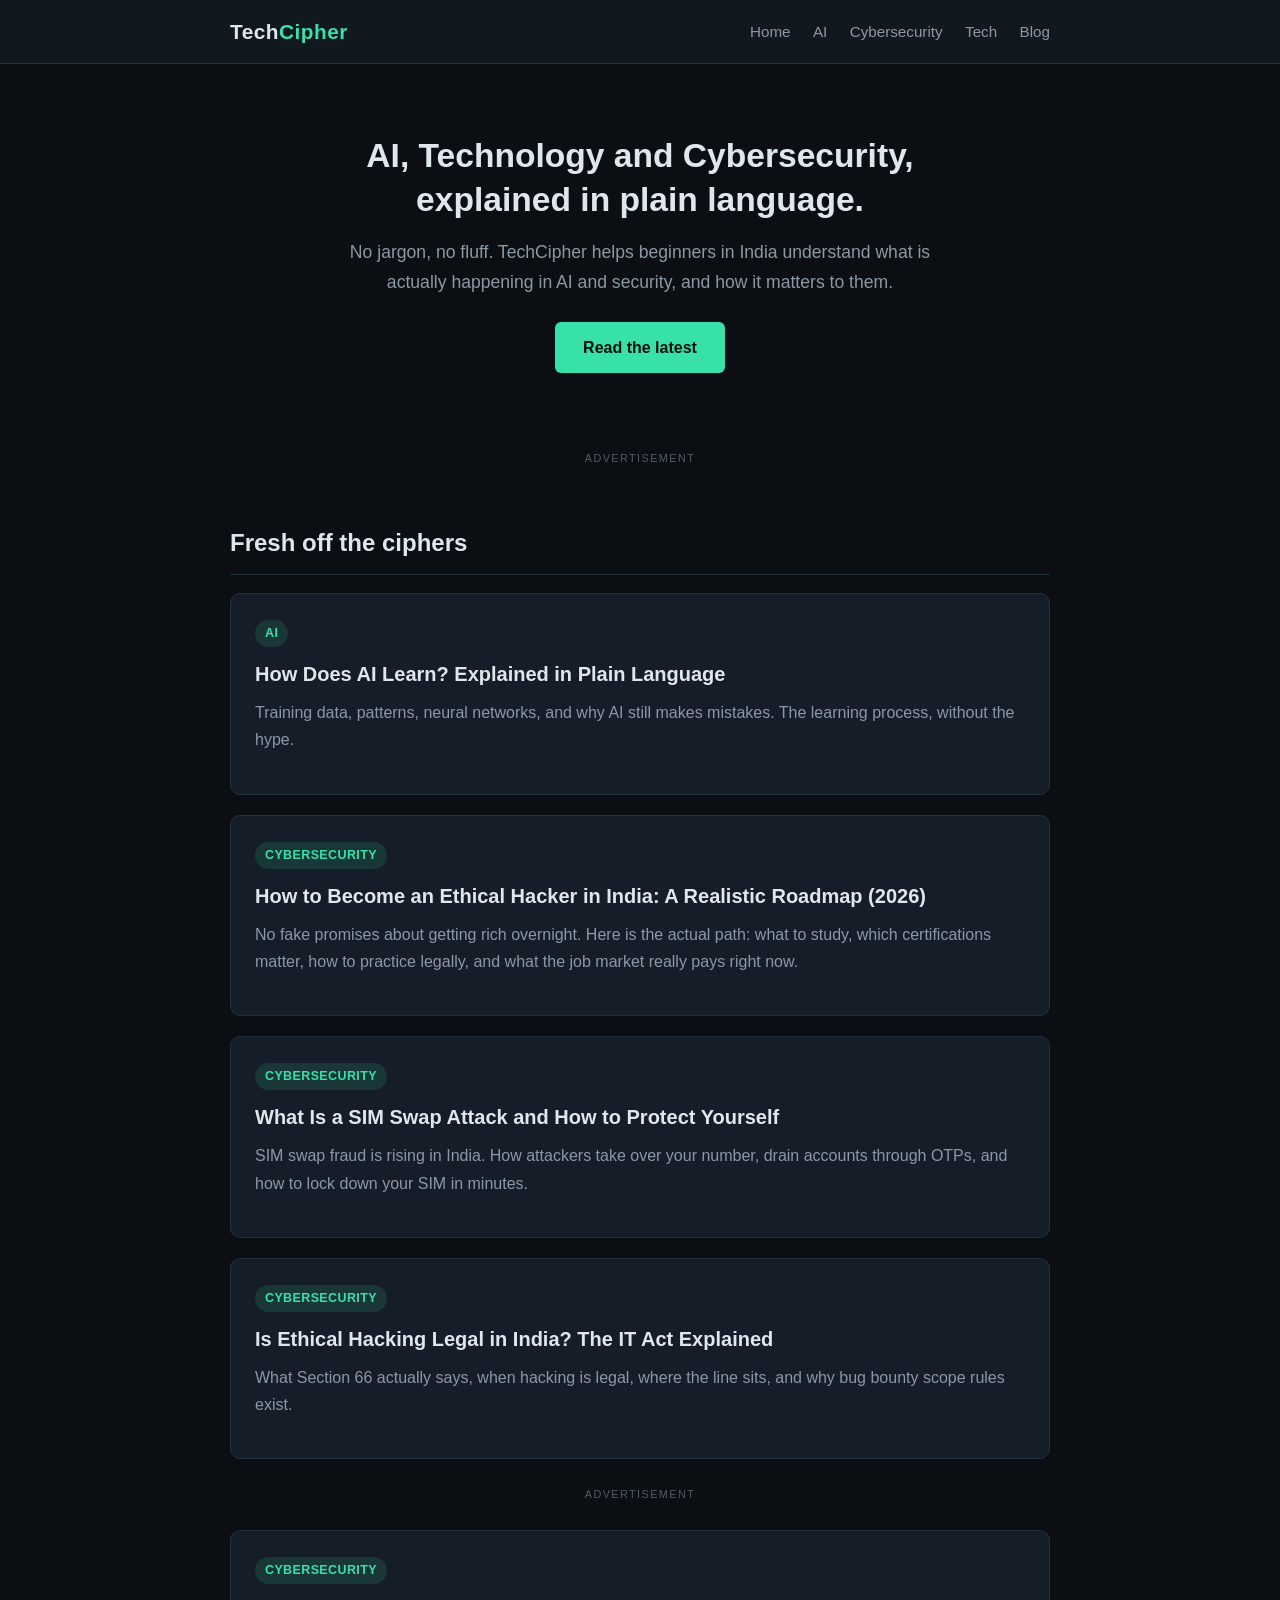
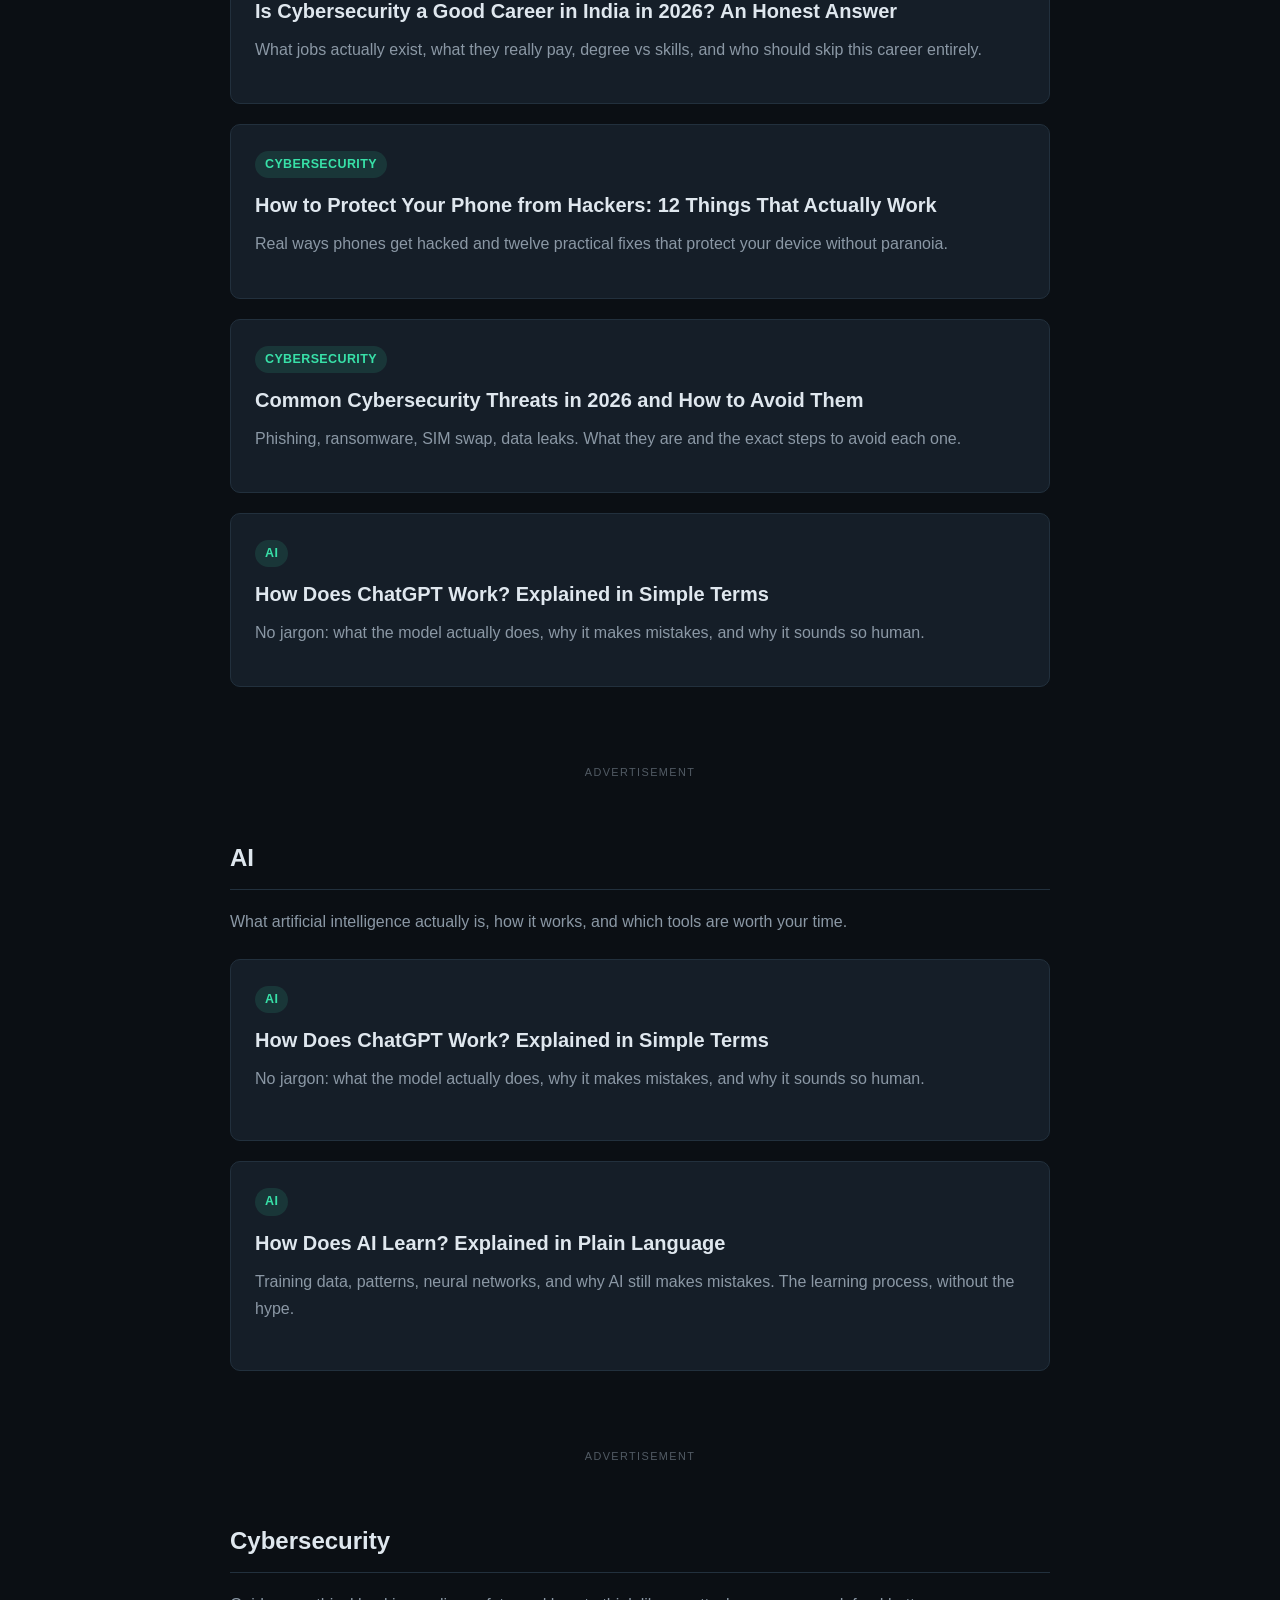
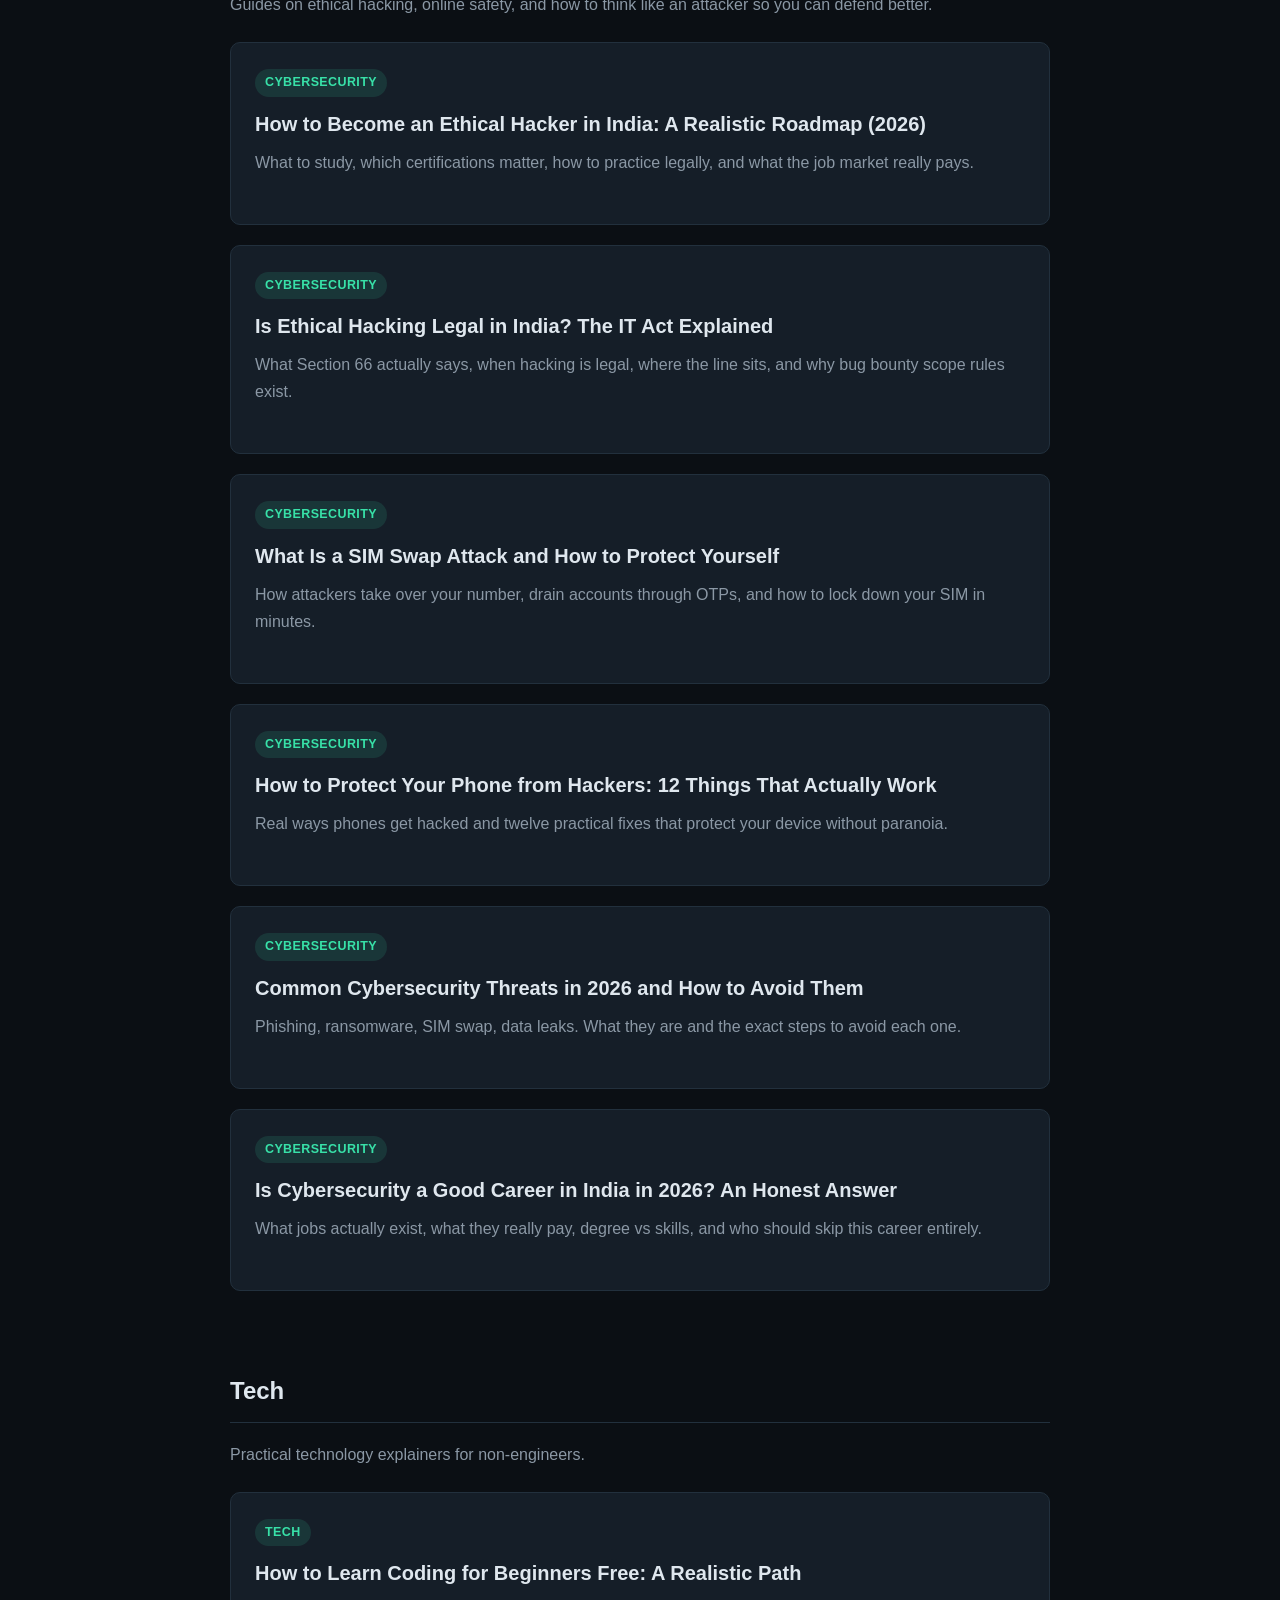
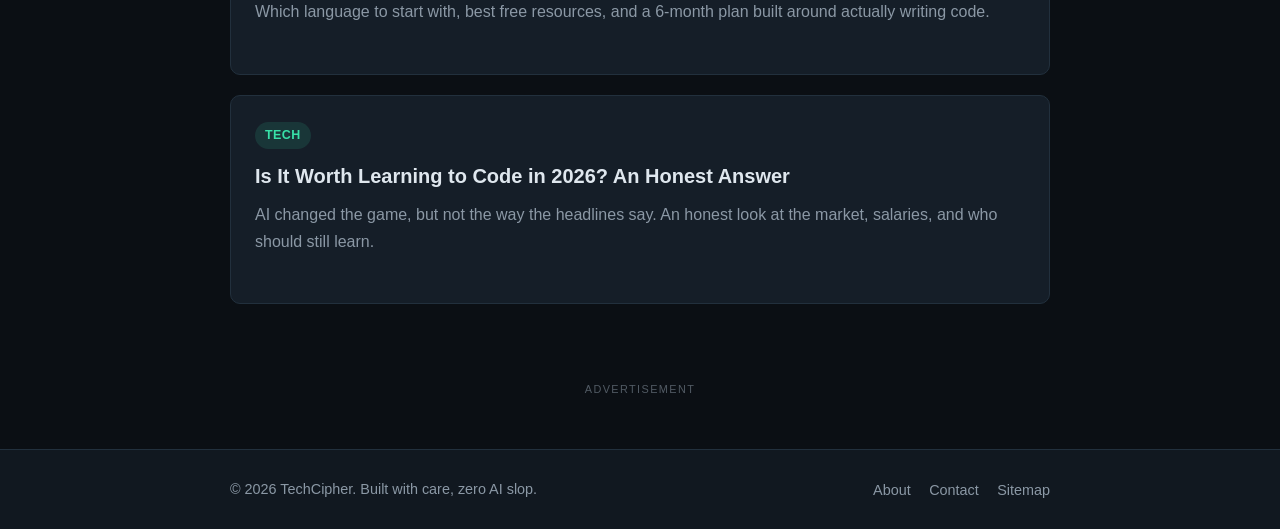
<file: index.html>
<!DOCTYPE html>
<html lang="en">
<head>
      <meta charset="UTF-8">
  <meta name="viewport" content="width=device-width, initial-scale=1.0">
  <title>TechCipher — AI, Tech & Cybersecurity Explained Simply</title>
  <meta name="description" content="TechCipher explains AI, technology and cybersecurity in plain language. Guides, explainers and career advice for beginners in India.">
  <meta name="robots" content="index, follow">
  <meta name="google-site-verification" content="RlbuaunnR8UemuHNt22VDniKE6dXCsVWlTphBfJgqUA" />
  <script async src="https://pagead2.googlesyndication.com/pagead/js/adsbygoogle.js?client=ca-pub-1850620729330288" crossorigin="anonymous"></script>
  <link rel="canonical" href="https://techcipher.online/">
  <link rel="stylesheet" href="css/style.css">
  <!-- Open Graph -->
  <meta property="og:type" content="website">
  <meta property="og:title" content="TechCipher — AI, Tech & Cybersecurity Explained Simply">
  <meta property="og:description" content="Plain-language guides on AI, technology and cybersecurity. Built for curious beginners in India.">
  <meta property="og:url" content="https://techcipher.online/">
  <meta property="og:site_name" content="TechCipher">
  <!-- JSON-LD -->
  <script type="application/ld+json">
  {
    "@context": "https://schema.org",
    "@type": "WebSite",
    "name": "TechCipher",
    "url": "https://techcipher.online",
    "description": "Plain-language guides on AI, technology and cybersecurity for beginners in India."
  }
  </script>
  <script src="https://pl31026321.profitableratecpmnetwork.com/cf/b0/57/cfb057c937e13e558a3a346789e8f77a.js"></script>
</head>
<body>
  <header class="site-header">
    <div class="container">
      <a href="/" class="logo">Tech<span>Cipher</span></a>
      <nav class="main-nav" aria-label="Main navigation">
        <a href="/">Home</a>
        <a href="/#ai">AI</a>
        <a href="/#cybersecurity">Cybersecurity</a>
        <a href="/#tech">Tech</a>
        <a href="/blog">Blog</a>
      </nav>
    </div>
  </header>

  <main>
    <section class="hero">
      <div class="container">
        <h1>AI, Technology and Cybersecurity, explained in plain language.</h1>
        <p class="lead">No jargon, no fluff. TechCipher helps beginners in India understand what is actually happening in AI and security, and how it matters to them.</p>
        <a href="/blog" class="btn">Read the latest</a>
      </div>
    </section>

    <div class="ad-slot ad-leader">
      <span class="ad-label">Advertisement</span>
      <script>
        atOptions = {
          'key' : 'c77112ce4333732f5644f7d13a031bd7',
          'format' : 'iframe',
          'height' : 90,
          'width' : 728,
          'params' : {}
        };
      </script>
      <script src="https://www.highrevenueformat.com/c77112ce4333732f5644f7d13a031bd7/invoke.js"></script>
    </div>

    <section class="container featured" id="featured">
      <h2>Fresh off the ciphers</h2>
      <article class="card">
        <span class="tag">AI</span>
        <h3><a href="/how-does-ai-learn">How Does AI Learn? Explained in Plain Language</a></h3>
        <p>Training data, patterns, neural networks, and why AI still makes mistakes. The learning process, without the hype.</p>
      </article>
      <article class="card">
        <span class="tag">Cybersecurity</span>
        <h3><a href="/how-to-become-ethical-hacker-in-india">How to Become an Ethical Hacker in India: A Realistic Roadmap (2026)</a></h3>
        <p>No fake promises about getting rich overnight. Here is the actual path: what to study, which certifications matter, how to practice legally, and what the job market really pays right now.</p>
      </article>
      <article class="card">
        <span class="tag">Cybersecurity</span>
        <h3><a href="/what-is-sim-swap-attack">What Is a SIM Swap Attack and How to Protect Yourself</a></h3>
        <p>SIM swap fraud is rising in India. How attackers take over your number, drain accounts through OTPs, and how to lock down your SIM in minutes.</p>
      </article>
      <article class="card">
        <span class="tag">Cybersecurity</span>
        <h3><a href="/is-ethical-hacking-legal-in-india">Is Ethical Hacking Legal in India? The IT Act Explained</a></h3>
        <p>What Section 66 actually says, when hacking is legal, where the line sits, and why bug bounty scope rules exist.</p>
      </article>

    <div class="ad-slot ad-native">
      <span class="ad-label">Advertisement</span>
      <script async="async" data-cfasync="false" src="https://pl31026322.profitableratecpmnetwork.com/bb89cff7dc90d8f0d64112679549aab1/invoke.js"></script>
      <div id="container-bb89cff7dc90d8f0d64112679549aab1"></div>
    </div>

      <article class="card">
        <span class="tag">Cybersecurity</span>
        <h3><a href="/is-cybersecurity-a-good-career-in-india">Is Cybersecurity a Good Career in India in 2026? An Honest Answer</a></h3>
        <p>What jobs actually exist, what they really pay, degree vs skills, and who should skip this career entirely.</p>
      </article>
      <article class="card">
        <span class="tag">Cybersecurity</span>
        <h3><a href="/how-to-protect-phone-from-hackers">How to Protect Your Phone from Hackers: 12 Things That Actually Work</a></h3>
        <p>Real ways phones get hacked and twelve practical fixes that protect your device without paranoia.</p>
      </article>
      <article class="card">
        <span class="tag">Cybersecurity</span>
        <h3><a href="/common-cybersecurity-threats-and-how-to-avoid-them">Common Cybersecurity Threats in 2026 and How to Avoid Them</a></h3>
        <p>Phishing, ransomware, SIM swap, data leaks. What they are and the exact steps to avoid each one.</p>
      </article>
      <article class="card">
        <span class="tag">AI</span>
        <h3><a href="/how-does-chatgpt-work-in-simple-terms">How Does ChatGPT Work? Explained in Simple Terms</a></h3>
        <p>No jargon: what the model actually does, why it makes mistakes, and why it sounds so human.</p>
      </article>
    </section>

    <div class="ad-slot ad-rect">
      <span class="ad-label">Advertisement</span>
      <script>
        atOptions = {
          'key' : '62b9a2f8d2e92897d46502e4bdce031c',
          'format' : 'iframe',
          'height' : 250,
          'width' : 300,
          'params' : {}
        };
      </script>
      <script src="https://www.highrevenueformat.com/62b9a2f8d2e92897d46502e4bdce031c/invoke.js"></script>
    </div>

    <section class="container categories" id="ai">
      <h2>AI</h2>
      <p>What artificial intelligence actually is, how it works, and which tools are worth your time.</p>
      <article class="card">
        <span class="tag">AI</span>
        <h3><a href="/how-does-chatgpt-work-in-simple-terms">How Does ChatGPT Work? Explained in Simple Terms</a></h3>
        <p>No jargon: what the model actually does, why it makes mistakes, and why it sounds so human.</p>
      </article>
      <article class="card">
        <span class="tag">AI</span>
        <h3><a href="/how-does-ai-learn">How Does AI Learn? Explained in Plain Language</a></h3>
        <p>Training data, patterns, neural networks, and why AI still makes mistakes. The learning process, without the hype.</p>
      </article>
    </section>

    <div class="ad-slot ad-banner">
      <span class="ad-label">Advertisement</span>
      <script>
        atOptions = {
          'key' : '94caf29d0fa07590490e52b9b41b5c8f',
          'format' : 'iframe',
          'height' : 60,
          'width' : 468,
          'params' : {}
        };
      </script>
      <script src="https://www.highrevenueformat.com/94caf29d0fa07590490e52b9b41b5c8f/invoke.js"></script>
    </div>

    <section class="container categories" id="cybersecurity">
      <h2>Cybersecurity</h2>
      <p>Guides on ethical hacking, online safety, and how to think like an attacker so you can defend better.</p>
      <article class="card">
        <span class="tag">Cybersecurity</span>
        <h3><a href="/how-to-become-ethical-hacker-in-india">How to Become an Ethical Hacker in India: A Realistic Roadmap (2026)</a></h3>
        <p>What to study, which certifications matter, how to practice legally, and what the job market really pays.</p>
      </article>
      <article class="card">
        <span class="tag">Cybersecurity</span>
        <h3><a href="/is-ethical-hacking-legal-in-india">Is Ethical Hacking Legal in India? The IT Act Explained</a></h3>
        <p>What Section 66 actually says, when hacking is legal, where the line sits, and why bug bounty scope rules exist.</p>
      </article>
      <article class="card">
        <span class="tag">Cybersecurity</span>
        <h3><a href="/what-is-sim-swap-attack">What Is a SIM Swap Attack and How to Protect Yourself</a></h3>
        <p>How attackers take over your number, drain accounts through OTPs, and how to lock down your SIM in minutes.</p>
      </article>
      <article class="card">
        <span class="tag">Cybersecurity</span>
        <h3><a href="/how-to-protect-phone-from-hackers">How to Protect Your Phone from Hackers: 12 Things That Actually Work</a></h3>
        <p>Real ways phones get hacked and twelve practical fixes that protect your device without paranoia.</p>
      </article>
      <article class="card">
        <span class="tag">Cybersecurity</span>
        <h3><a href="/common-cybersecurity-threats-and-how-to-avoid-them">Common Cybersecurity Threats in 2026 and How to Avoid Them</a></h3>
        <p>Phishing, ransomware, SIM swap, data leaks. What they are and the exact steps to avoid each one.</p>
      </article>
      <article class="card">
        <span class="tag">Cybersecurity</span>
        <h3><a href="/is-cybersecurity-a-good-career-in-india">Is Cybersecurity a Good Career in India in 2026? An Honest Answer</a></h3>
        <p>What jobs actually exist, what they really pay, degree vs skills, and who should skip this career entirely.</p>
      </article>
    </section>

    <section class="container categories" id="tech">
      <h2>Tech</h2>
      <p>Practical technology explainers for non-engineers.</p>
      <article class="card">
        <span class="tag">Tech</span>
        <h3><a href="/how-to-learn-coding-for-beginners-free">How to Learn Coding for Beginners Free: A Realistic Path</a></h3>
        <p>Which language to start with, best free resources, and a 6-month plan built around actually writing code.</p>
      </article>
      <article class="card">
        <span class="tag">Tech</span>
        <h3><a href="/is-it-worth-learning-to-code-in-2026">Is It Worth Learning to Code in 2026? An Honest Answer</a></h3>
        <p>AI changed the game, but not the way the headlines say. An honest look at the market, salaries, and who should still learn.</p>
      </article>
    </section>
    <div class="ad-slot ad-mobile">
      <span class="ad-label">Advertisement</span>
      <script>
        atOptions = {
          'key' : '3d582dd3bffd08bc1a73b1d6aa8ee6d9',
          'format' : 'iframe',
          'height' : 50,
          'width' : 320,
          'params' : {}
        };
      </script>
      <script src="https://www.highrevenueformat.com/3d582dd3bffd08bc1a73b1d6aa8ee6d9/invoke.js"></script>
    </div>
  </main>

  <footer class="site-footer">
    <div class="container">
      <p>&copy; 2026 TechCipher. Built with care, zero AI slop.</p>
      <nav aria-label="Footer navigation">
        <a href="/about">About</a>
        <a href="/contact">Contact</a>
        <a href="/sitemap.xml">Sitemap</a>
      </nav>
    </div>
  </footer>
</body>
</html>
</file>
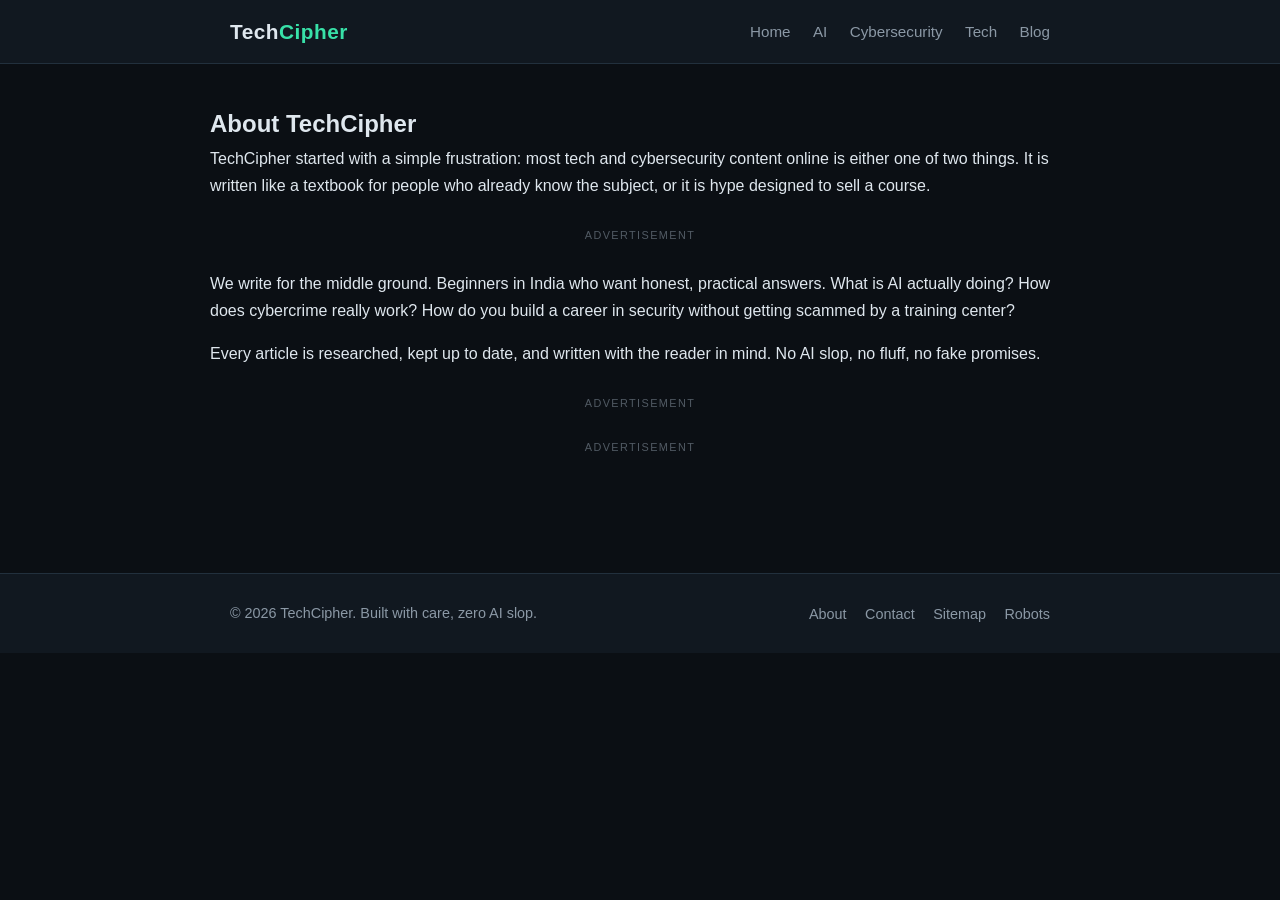
<file: about.html>
<!DOCTYPE html>
<html lang="en">
<head>
  <meta charset="UTF-8">
  <meta name="viewport" content="width=device-width, initial-scale=1.0">
  <title>About TechCipher: Who We Are and Why This Site Exists</title>
  <meta name="description" content="TechCipher writes honest, practical AI, tech and cybersecurity guides for beginners in India. No AI slop, no hype, no fake promises.">
  <meta name="robots" content="index, follow">
  <link rel="canonical" href="https://techcipher.online/about">
  <link rel="stylesheet" href="css/style.css">
  <script type="application/ld+json">
  {
    "@context": "https://schema.org",
    "@type": "AboutPage",
    "name": "About TechCipher",
    "url": "https://techcipher.online/about",
    "publisher": {"@type": "Organization", "name": "TechCipher", "url": "https://techcipher.online"}
  }
  </script>
  <script src="https://pl31026321.profitableratecpmnetwork.com/cf/b0/57/cfb057c937e13e558a3a346789e8f77a.js"></script>
</head>
<body>
  <header class="site-header">
    <div class="container">
      <a href="/" class="logo">Tech<span>Cipher</span></a>
      <nav class="main-nav" aria-label="Main navigation">
        <a href="/">Home</a>
        <a href="/#ai">AI</a>
        <a href="/#cybersecurity">Cybersecurity</a>
        <a href="/#tech">Tech</a>
        <a href="/blog">Blog</a>
      </nav>
    </div>
  </header>

  <main class="container article-wrap">
    <article>
      <h1>About TechCipher</h1><p>TechCipher started with a simple frustration: most tech and cybersecurity content online is either one of two things. It is written like a textbook for people who already know the subject, or it is hype designed to sell a course.</p>

    <div class="ad-slot ad-leader">
      <span class="ad-label">Advertisement</span>
      <script>
        atOptions = {
          'key' : 'c77112ce4333732f5644f7d13a031bd7',
          'format' : 'iframe',
          'height' : 90,
          'width' : 728,
          'params' : {}
        };
      </script>
      <script src="https://www.highrevenueformat.com/c77112ce4333732f5644f7d13a031bd7/invoke.js"></script>
    </div>
<p>We write for the middle ground. Beginners in India who want honest, practical answers. What is AI actually doing? How does cybercrime really work? How do you build a career in security without getting scammed by a training center?</p><p>Every article is researched, kept up to date, and written with the reader in mind. No AI slop, no fluff, no fake promises.</p>
    <div class="ad-slot ad-rect">
      <span class="ad-label">Advertisement</span>
      <script>
        atOptions = {
          'key' : '62b9a2f8d2e92897d46502e4bdce031c',
          'format' : 'iframe',
          'height' : 250,
          'width' : 300,
          'params' : {}
        };
      </script>
      <script src="https://www.highrevenueformat.com/62b9a2f8d2e92897d46502e4bdce031c/invoke.js"></script>
    </div>
    <div class="ad-slot ad-banner">
      <span class="ad-label">Advertisement</span>
      <script>
        atOptions = {
          'key' : '94caf29d0fa07590490e52b9b41b5c8f',
          'format' : 'iframe',
          'height' : 60,
          'width' : 468,
          'params' : {}
        };
      </script>
      <script src="https://www.highrevenueformat.com/94caf29d0fa07590490e52b9b41b5c8f/invoke.js"></script>
    </div>
    </article>
  </main>

  <footer class="site-footer">
    <div class="container">
      <p>&copy; 2026 TechCipher. Built with care, zero AI slop.</p>
      <nav aria-label="Footer navigation">
        <a href="/about">About</a>
        <a href="/contact">Contact</a>
        <a href="/sitemap.xml">Sitemap</a>
        <a href="/robots.txt">Robots</a>
      </nav>
    </div>
  </footer>
</body>
</html>
</file>
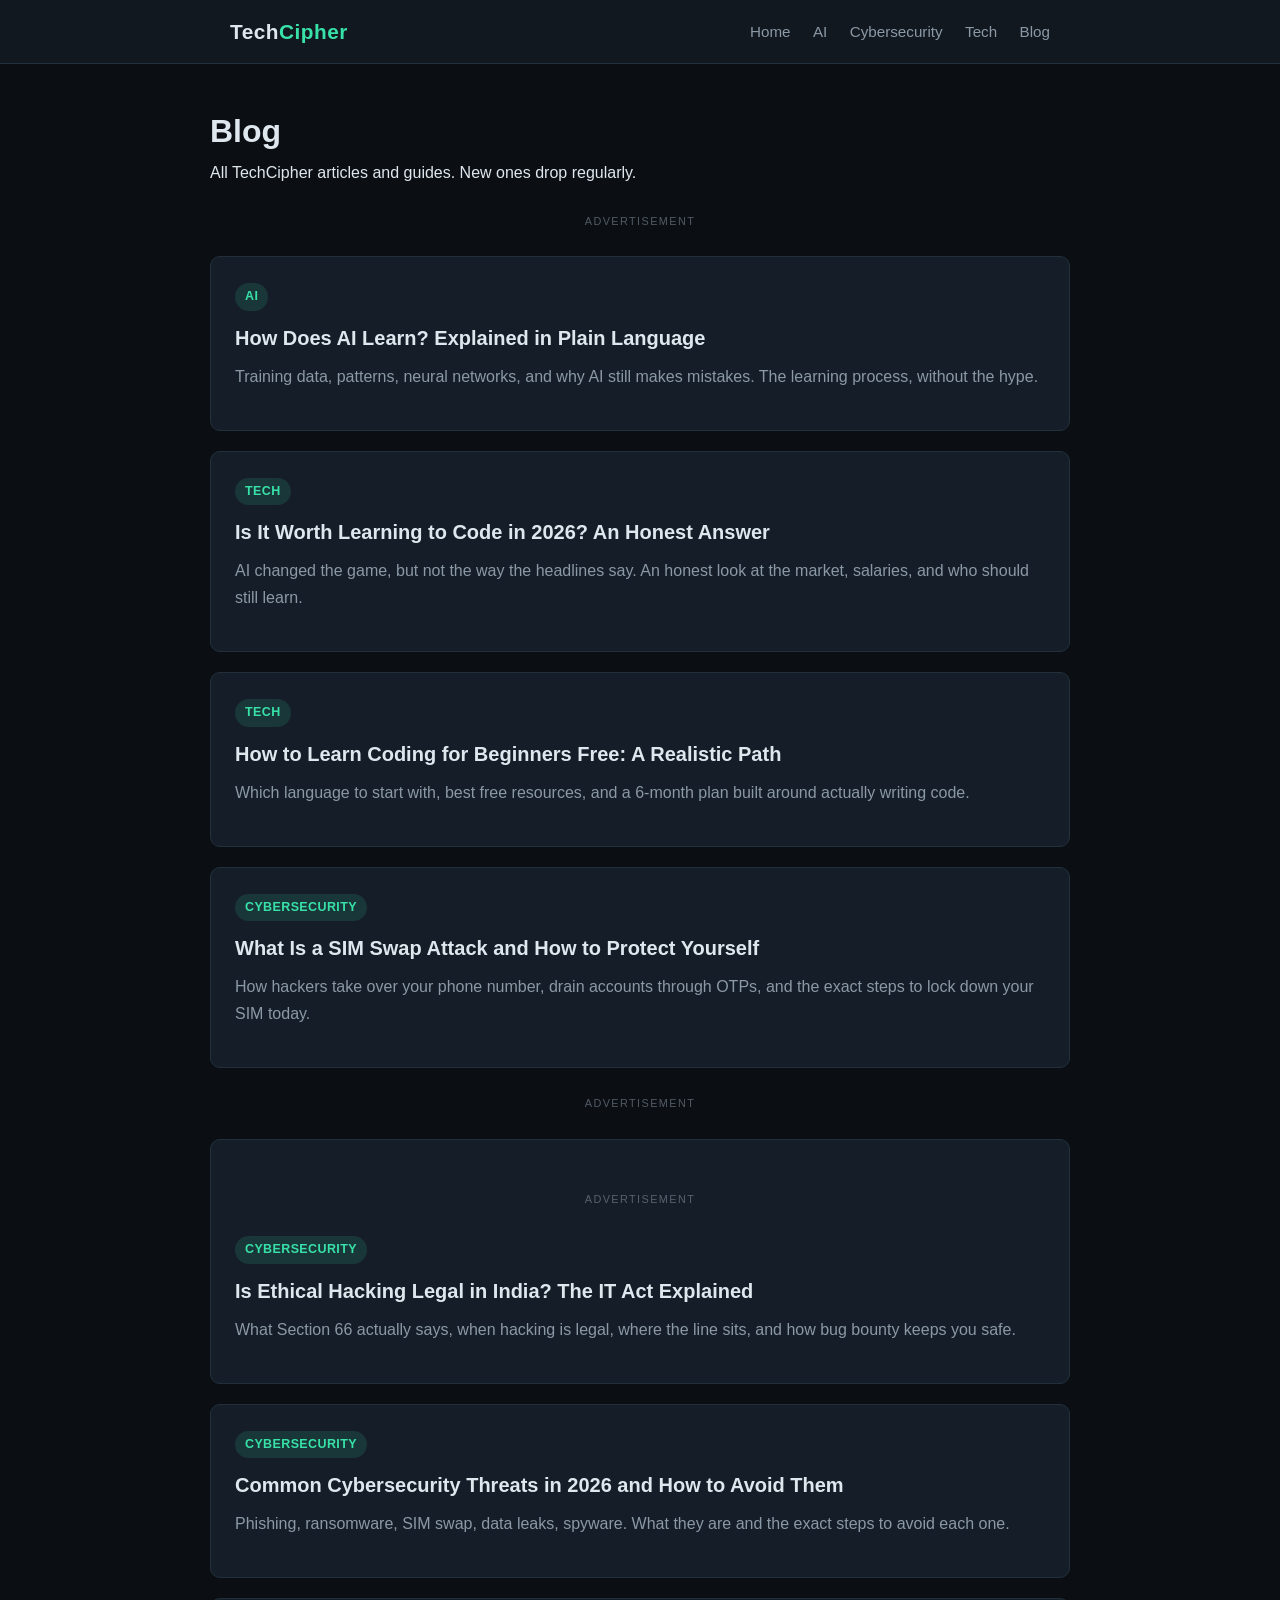
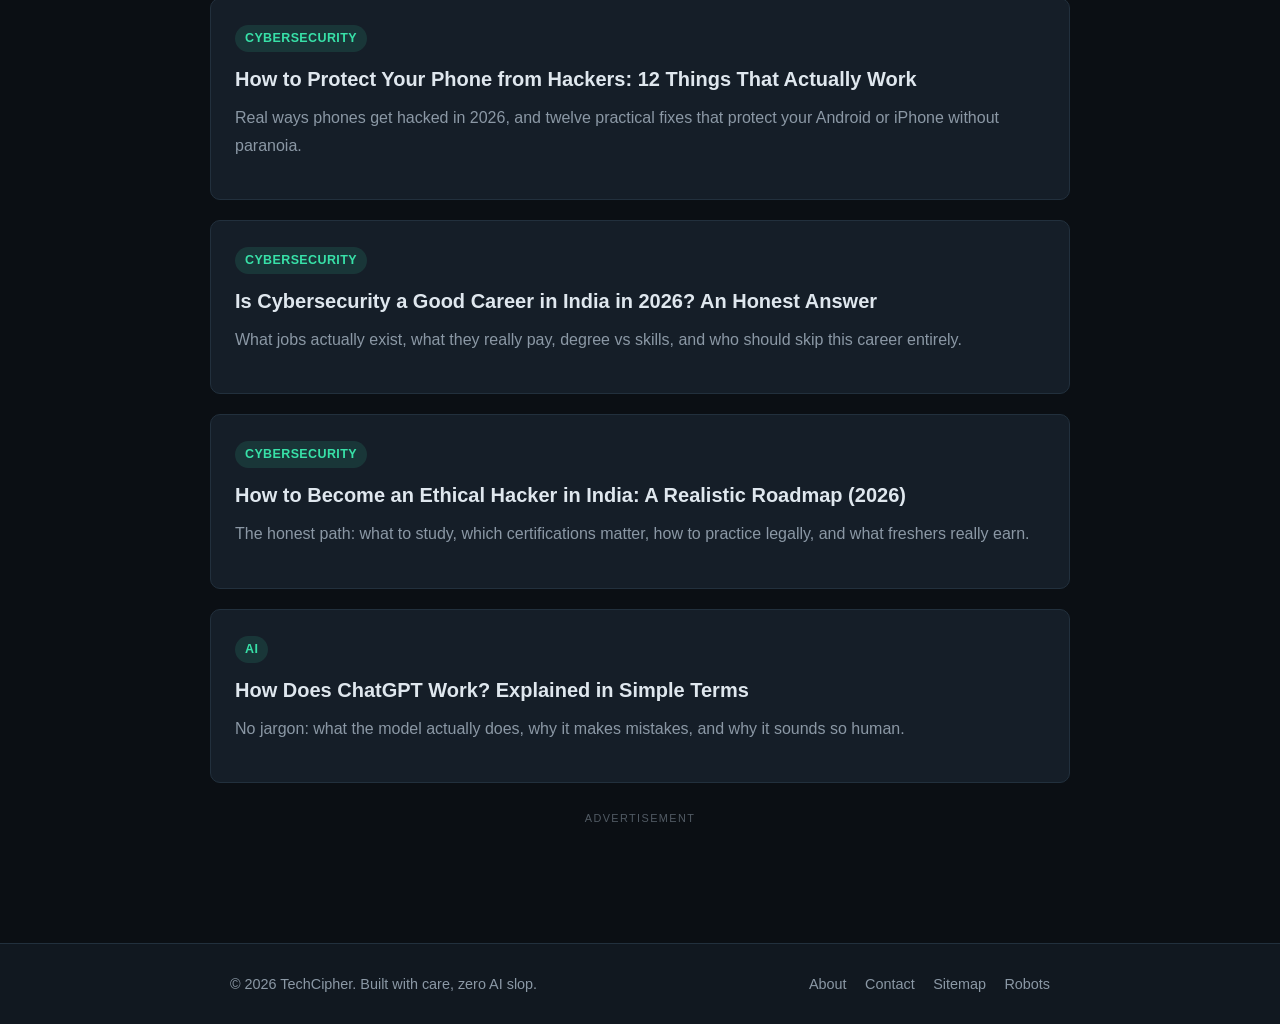
<file: blog.html>
<!DOCTYPE html>
<html lang="en">
<head>
  <meta charset="UTF-8">
  <meta name="viewport" content="width=device-width, initial-scale=1.0">
  <title>TechCipher Blog — AI, Tech & Cybersecurity Guides</title>
  <meta name="description" content="Latest TechCipher articles: ethical hacking, cybersecurity careers, phone security, common threats, and how ChatGPT works. Practical guides for Indian readers.">
  <meta name="robots" content="index, follow">
  <link rel="canonical" href="https://techcipher.online/blog">
  <link rel="stylesheet" href="css/style.css">
  <script type="application/ld+json">
  {
    "@context": "https://schema.org",
    "@type": "Blog",
    "name": "TechCipher Blog",
    "url": "https://techcipher.online/blog",
    "description": "Latest TechCipher articles: ethical hacking, cybersecurity careers, phone security, common threats, and how ChatGPT works.",
    "publisher": {"@type": "Organization", "name": "TechCipher", "url": "https://techcipher.online"}
  }
  </script>
  <script src="https://pl31026321.profitableratecpmnetwork.com/cf/b0/57/cfb057c937e13e558a3a346789e8f77a.js"></script>
</head>
<body>
  <header class="site-header">
    <div class="container">
      <a href="/" class="logo">Tech<span>Cipher</span></a>
      <nav class="main-nav" aria-label="Main navigation">
        <a href="/">Home</a>
        <a href="/#ai">AI</a>
        <a href="/#cybersecurity">Cybersecurity</a>
        <a href="/#tech">Tech</a>
        <a href="/blog">Blog</a>
      </nav>
    </div>
  </header>

  <main class="container article-wrap">
    <h1>Blog</h1>
    <p>All TechCipher articles and guides. New ones drop regularly.</p>

    <div class="ad-slot ad-leader">
      <span class="ad-label">Advertisement</span>
      <script>
        atOptions = {
          'key' : 'c77112ce4333732f5644f7d13a031bd7',
          'format' : 'iframe',
          'height' : 90,
          'width' : 728,
          'params' : {}
        };
      </script>
      <script src="https://www.highrevenueformat.com/c77112ce4333732f5644f7d13a031bd7/invoke.js"></script>
    </div>

    <article class="card">
      <span class="tag">AI</span>
      <h3><a href="/how-does-ai-learn">How Does AI Learn? Explained in Plain Language</a></h3>
      <p>Training data, patterns, neural networks, and why AI still makes mistakes. The learning process, without the hype.</p>
    </article>

    <article class="card">
      <span class="tag">Tech</span>
      <h3><a href="/is-it-worth-learning-to-code-in-2026">Is It Worth Learning to Code in 2026? An Honest Answer</a></h3>
      <p>AI changed the game, but not the way the headlines say. An honest look at the market, salaries, and who should still learn.</p>
    </article>

    <article class="card">
          <span class="tag">Tech</span>
          <h3><a href="/how-to-learn-coding-for-beginners-free">How to Learn Coding for Beginners Free: A Realistic Path</a></h3>
          <p>Which language to start with, best free resources, and a 6-month plan built around actually writing code.</p>
        </article>

        <article class="card">
          <span class="tag">Cybersecurity</span>
          <h3><a href="/what-is-sim-swap-attack">What Is a SIM Swap Attack and How to Protect Yourself</a></h3>
          <p>How hackers take over your phone number, drain accounts through OTPs, and the exact steps to lock down your SIM today.</p>
        </article>

    <div class="ad-slot ad-native">
      <span class="ad-label">Advertisement</span>
      <script async="async" data-cfasync="false" src="https://pl31026322.profitableratecpmnetwork.com/bb89cff7dc90d8f0d64112679549aab1/invoke.js"></script>
      <div id="container-bb89cff7dc90d8f0d64112679549aab1"></div>
    </div>


        <article class="card">
           <div class="ad-slot ad-rect">
      <span class="ad-label">Advertisement</span>
      <script>
        atOptions = {
          'key' : '62b9a2f8d2e92897d46502e4bdce031c',
          'format' : 'iframe',
          'height' : 250,
          'width' : 300,
          'params' : {}
        };
      </script>
      <script src="https://www.highrevenueformat.com/62b9a2f8d2e92897d46502e4bdce031c/invoke.js"></script>
    </div>

   <span class="tag">Cybersecurity</span>
          <h3><a href="/is-ethical-hacking-legal-in-india">Is Ethical Hacking Legal in India? The IT Act Explained</a></h3>
          <p>What Section 66 actually says, when hacking is legal, where the line sits, and how bug bounty keeps you safe.</p>
        </article>

        <article class="card">
          <span class="tag">Cybersecurity</span>
          <h3><a href="/common-cybersecurity-threats-and-how-to-avoid-them">Common Cybersecurity Threats in 2026 and How to Avoid Them</a></h3>
      <p>Phishing, ransomware, SIM swap, data leaks, spyware. What they are and the exact steps to avoid each one.</p>
    </article>

    <article class="card">
      <span class="tag">Cybersecurity</span>
      <h3><a href="/how-to-protect-phone-from-hackers">How to Protect Your Phone from Hackers: 12 Things That Actually Work</a></h3>
      <p>Real ways phones get hacked in 2026, and twelve practical fixes that protect your Android or iPhone without paranoia.</p>
    </article>

    <article class="card">
      <span class="tag">Cybersecurity</span>
      <h3><a href="/is-cybersecurity-a-good-career-in-india">Is Cybersecurity a Good Career in India in 2026? An Honest Answer</a></h3>
      <p>What jobs actually exist, what they really pay, degree vs skills, and who should skip this career entirely.</p>
    </article>

    <article class="card">
      <span class="tag">Cybersecurity</span>
      <h3><a href="/how-to-become-ethical-hacker-in-india">How to Become an Ethical Hacker in India: A Realistic Roadmap (2026)</a></h3>
      <p>The honest path: what to study, which certifications matter, how to practice legally, and what freshers really earn.</p>
    </article>

    <article class="card">
      <span class="tag">AI</span>
      <h3><a href="/how-does-chatgpt-work-in-simple-terms">How Does ChatGPT Work? Explained in Simple Terms</a></h3>
      <p>No jargon: what the model actually does, why it makes mistakes, and why it sounds so human.</p>
    </article>
    <div class="ad-slot ad-banner">
      <span class="ad-label">Advertisement</span>
      <script>
        atOptions = {
          'key' : '94caf29d0fa07590490e52b9b41b5c8f',
          'format' : 'iframe',
          'height' : 60,
          'width' : 468,
          'params' : {}
        };
      </script>
      <script src="https://www.highrevenueformat.com/94caf29d0fa07590490e52b9b41b5c8f/invoke.js"></script>
    </div>
  </main>

  <footer class="site-footer">
    <div class="container">
      <p>&copy; 2026 TechCipher. Built with care, zero AI slop.</p>
      <nav aria-label="Footer navigation">
        <a href="/about">About</a>
        <a href="/contact">Contact</a>
        <a href="/sitemap.xml">Sitemap</a>
        <a href="/robots.txt">Robots</a>
      </nav>
    </div>
  </footer>
</body>
</html>
</file>
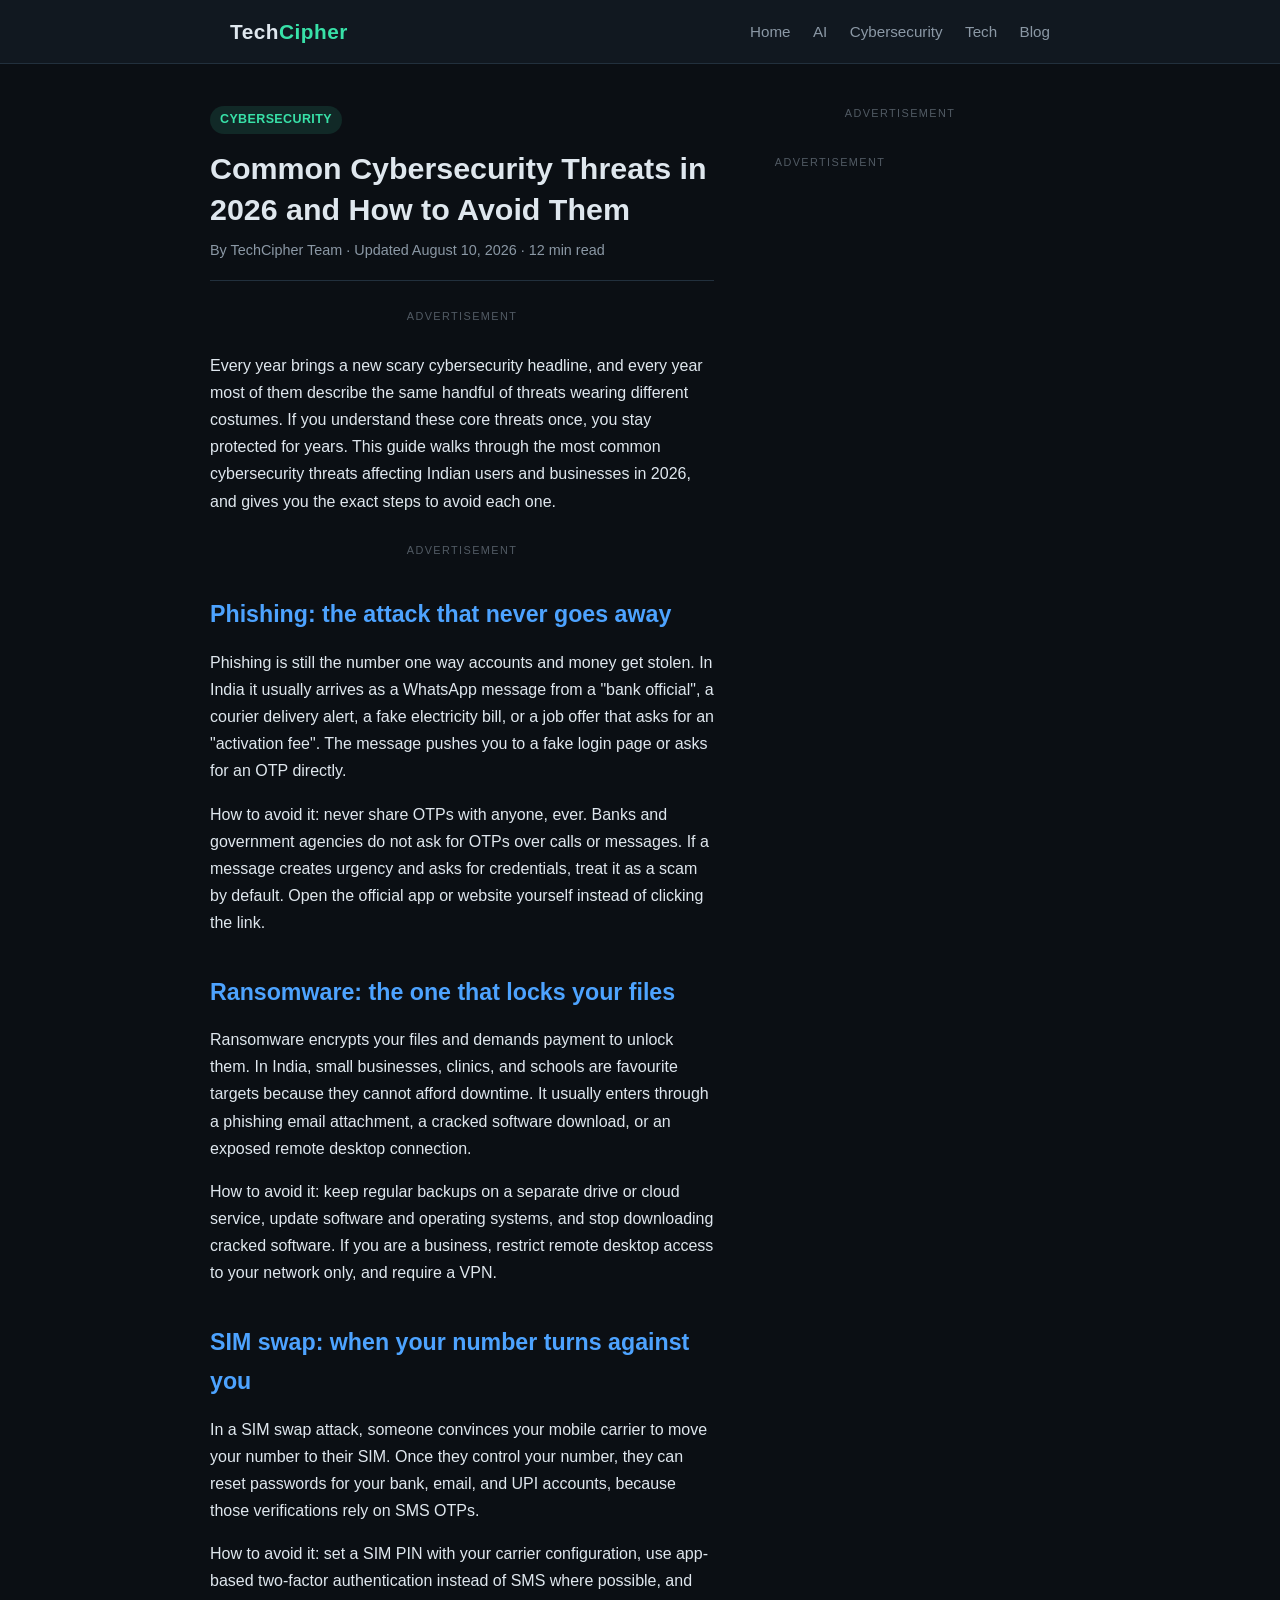
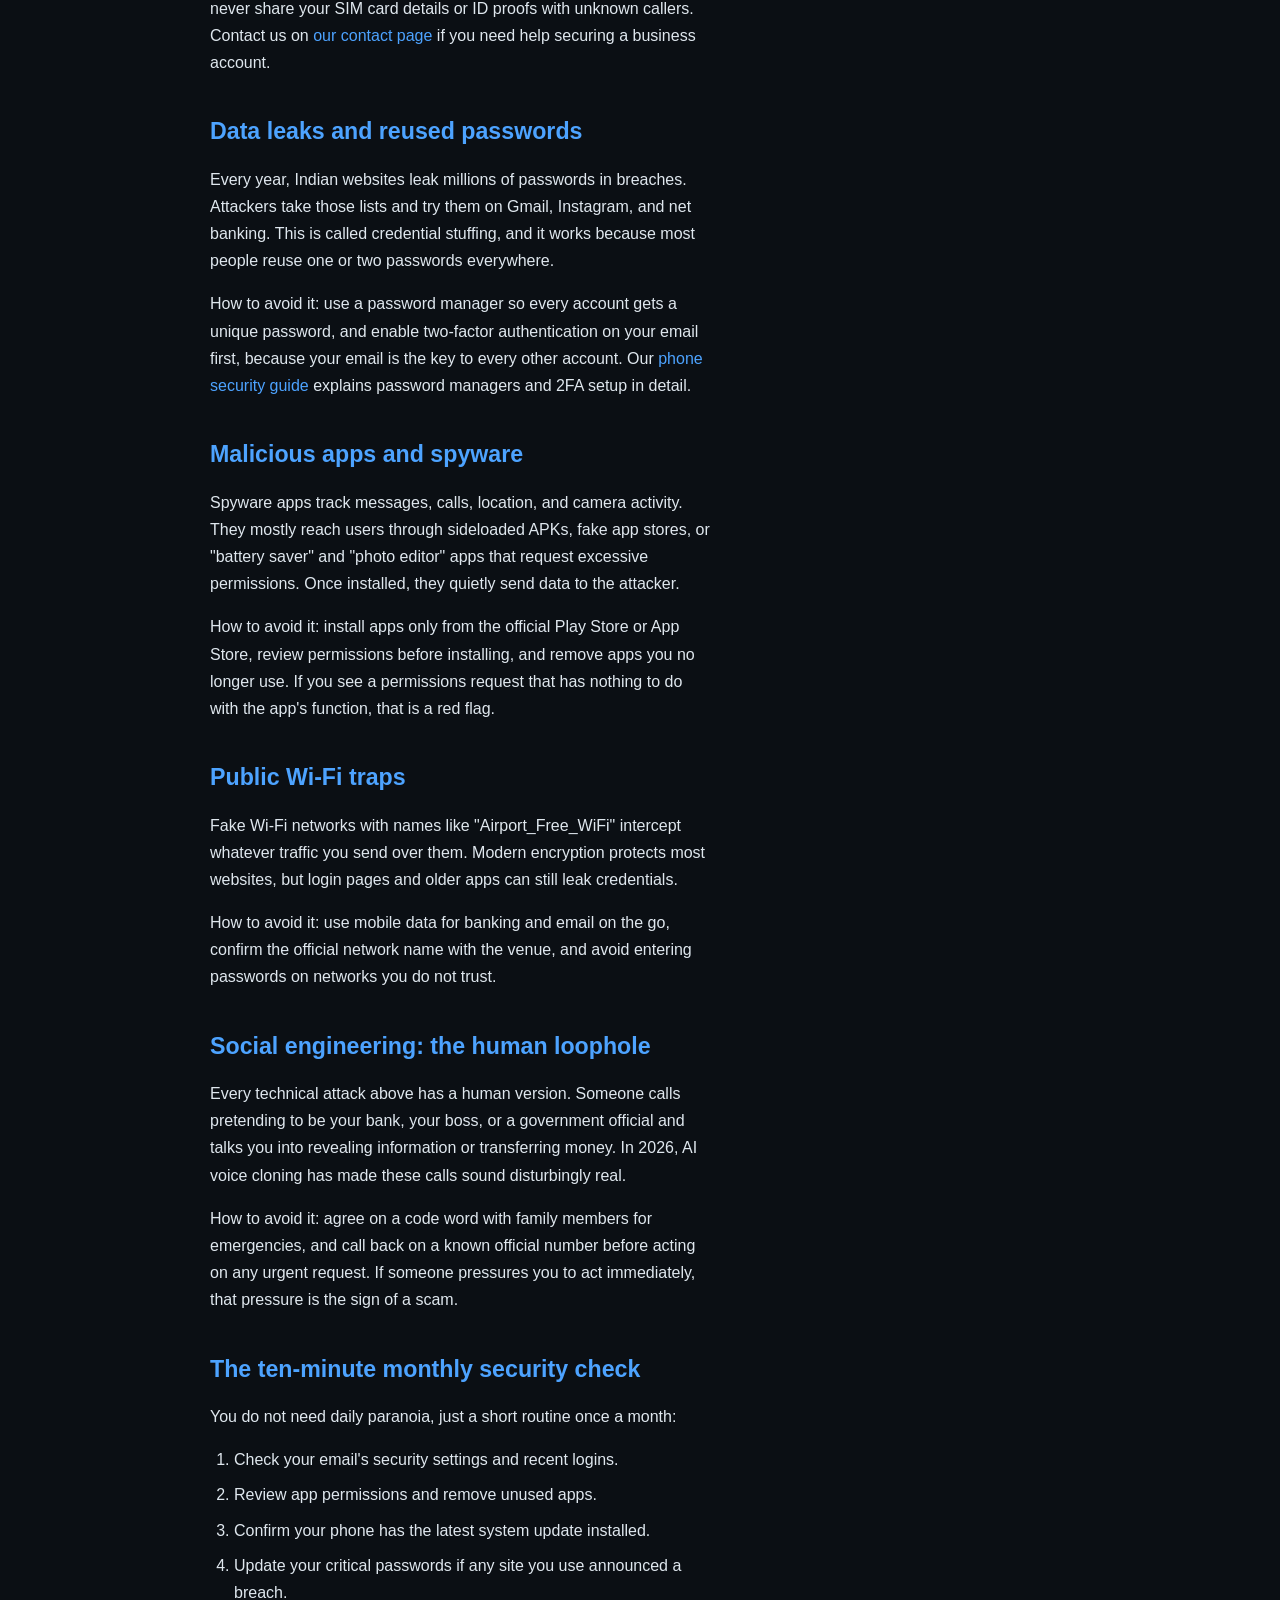
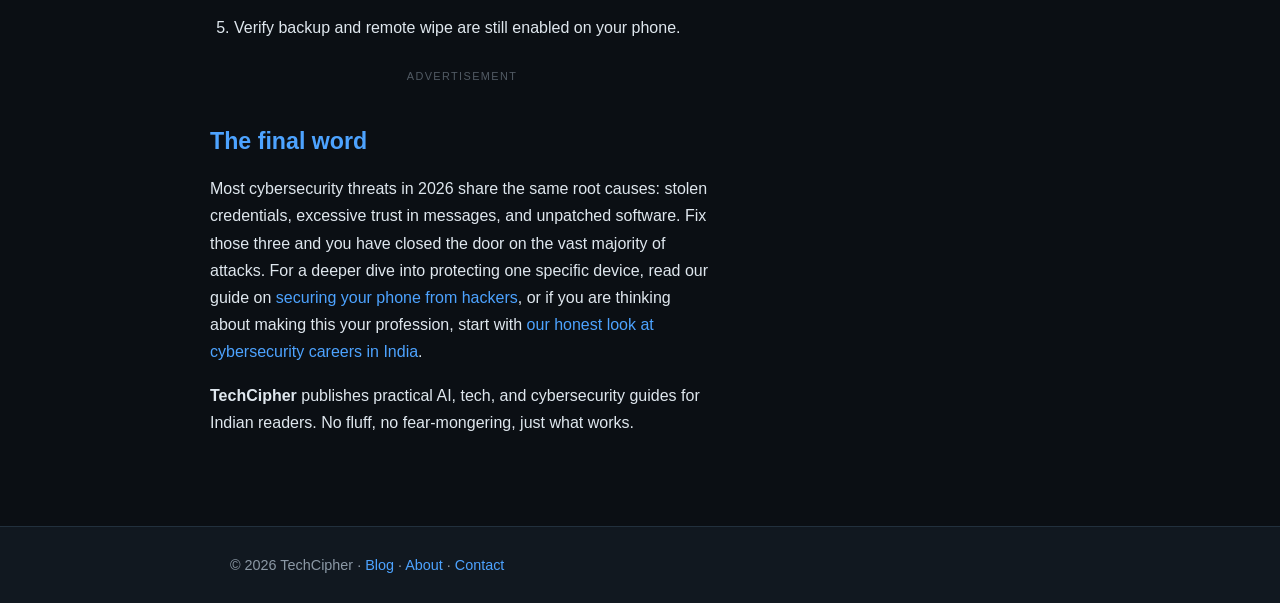
<file: common-cybersecurity-threats-and-how-to-avoid-them.html>
<!DOCTYPE html>
<html lang="en">
<head>
  <meta charset="UTF-8">
  <meta name="viewport" content="width=device-width, initial-scale=1.0">
  <title>Common Cybersecurity Threats in 2026 and How to Avoid Them</title>
  <meta name="description" content="The most common cybersecurity threats in India in 2026, explained simply: phishing, ransomware, SIM swap, data leaks. And exactly how to avoid each one.">
  <meta name="robots" content="index, follow">
  <link rel="canonical" href="https://techcipher.online/common-cybersecurity-threats-and-how-to-avoid-them">
  <link rel="stylesheet" href="css/style.css">
  <meta property="og:type" content="article">
  <meta property="og:title" content="Common Cybersecurity Threats in 2026 and How to Avoid Them">
  <meta property="og:description" content="Phishing, ransomware, SIM swap, data leaks. What they are and how to avoid each one.">
  <meta property="og:url" content="https://techcipher.online/common-cybersecurity-threats-and-how-to-avoid-them">
  <meta property="og:site_name" content="TechCipher">
  <script type="application/ld+json">
  {
    "@context": "https://schema.org",
    "@type": "Article",
    "headline": "Common Cybersecurity Threats in 2026 and How to Avoid Them",
    "description": "The most common cybersecurity threats in India in 2026, explained simply, and exactly how to avoid each one.",
    "datePublished": "2026-08-10",
    "dateModified": "2026-08-10",
    "author": {"@type": "Organization", "name": "TechCipher"},
    "publisher": {"@type": "Organization", "name": "TechCipher", "url": "https://techcipher.online"},
    "mainEntityOfPage": "https://techcipher.online/common-cybersecurity-threats-and-how-to-avoid-them"
  }
  </script>
  <script src="https://pl31026321.profitableratecpmnetwork.com/cf/b0/57/cfb057c937e13e558a3a346789e8f77a.js"></script>
</head>
<body>
  <header class="site-header">
    <div class="container">
      <a href="/" class="logo">Tech<span>Cipher</span></a>
      <nav class="main-nav" aria-label="Main navigation">
        <a href="/">Home</a>
        <a href="/#ai">AI</a>
        <a href="/#cybersecurity">Cybersecurity</a>
        <a href="/#tech">Tech</a>
        <a href="/blog">Blog</a>
      </nav>
    </div>
  </header>

  <main class="container article-wrap layout-sidebar">
    <div class="article-main">
    <article>
      <header class="article-header">
        <span class="tag">Cybersecurity</span>
        <h1>Common Cybersecurity Threats in 2026 and How to Avoid Them</h1>
        <p class="byline">By TechCipher Team &middot; Updated August 10, 2026 &middot; 12 min read</p>
      </header>

      <div class="ad-slot ad-leader">
        <span class="ad-label">Advertisement</span>
        <script>
          atOptions = {
            'key' : 'c77112ce4333732f5644f7d13a031bd7',
            'format' : 'iframe',
            'height' : 90,
            'width' : 728,
            'params' : {}
          };
        </script>
        <script src="https://www.highrevenueformat.com/c77112ce4333732f5644f7d13a031bd7/invoke.js"></script>
      </div>



      <p>Every year brings a new scary cybersecurity headline, and every year most of them describe the same handful of threats wearing different costumes. If you understand these core threats once, you stay protected for years. This guide walks through the most common cybersecurity threats affecting Indian users and businesses in 2026, and gives you the exact steps to avoid each one.</p>

      <div class="ad-slot ad-rect">
        <span class="ad-label">Advertisement</span>
        <script>
          atOptions = {
            'key' : '62b9a2f8d2e92897d46502e4bdce031c',
            'format' : 'iframe',
            'height' : 250,
            'width' : 300,
            'params' : {}
          };
        </script>
        <script src="https://www.highrevenueformat.com/62b9a2f8d2e92897d46502e4bdce031c/invoke.js"></script>
      </div>


      <h2>Phishing: the attack that never goes away</h2>
      <p>Phishing is still the number one way accounts and money get stolen. In India it usually arrives as a WhatsApp message from a "bank official", a courier delivery alert, a fake electricity bill, or a job offer that asks for an "activation fee". The message pushes you to a fake login page or asks for an OTP directly.</p>
      <p>How to avoid it: never share OTPs with anyone, ever. Banks and government agencies do not ask for OTPs over calls or messages. If a message creates urgency and asks for credentials, treat it as a scam by default. Open the official app or website yourself instead of clicking the link.</p>

      <h2>Ransomware: the one that locks your files</h2>
      <p>Ransomware encrypts your files and demands payment to unlock them. In India, small businesses, clinics, and schools are favourite targets because they cannot afford downtime. It usually enters through a phishing email attachment, a cracked software download, or an exposed remote desktop connection.</p>
      <p>How to avoid it: keep regular backups on a separate drive or cloud service, update software and operating systems, and stop downloading cracked software. If you are a business, restrict remote desktop access to your network only, and require a VPN.</p>

      <h2>SIM swap: when your number turns against you</h2>
      <p>In a SIM swap attack, someone convinces your mobile carrier to move your number to their SIM. Once they control your number, they can reset passwords for your bank, email, and UPI accounts, because those verifications rely on SMS OTPs.</p>
      <p>How to avoid it: set a SIM PIN with your carrier configuration, use app-based two-factor authentication instead of SMS where possible, and never share your SIM card details or ID proofs with unknown callers. Contact us on <a href="/contact">our contact page</a> if you need help securing a business account.</p>

      <h2>Data leaks and reused passwords</h2>
      <p>Every year, Indian websites leak millions of passwords in breaches. Attackers take those lists and try them on Gmail, Instagram, and net banking. This is called credential stuffing, and it works because most people reuse one or two passwords everywhere.</p>
      <p>How to avoid it: use a password manager so every account gets a unique password, and enable two-factor authentication on your email first, because your email is the key to every other account. Our <a href="/how-to-protect-phone-from-hackers">phone security guide</a> explains password managers and 2FA setup in detail.</p>

      <h2>Malicious apps and spyware</h2>
      <p>Spyware apps track messages, calls, location, and camera activity. They mostly reach users through sideloaded APKs, fake app stores, or "battery saver" and "photo editor" apps that request excessive permissions. Once installed, they quietly send data to the attacker.</p>
      <p>How to avoid it: install apps only from the official Play Store or App Store, review permissions before installing, and remove apps you no longer use. If you see a permissions request that has nothing to do with the app's function, that is a red flag.</p>

      <h2>Public Wi-Fi traps</h2>
      <p>Fake Wi-Fi networks with names like "Airport_Free_WiFi" intercept whatever traffic you send over them. Modern encryption protects most websites, but login pages and older apps can still leak credentials.</p>
      <p>How to avoid it: use mobile data for banking and email on the go, confirm the official network name with the venue, and avoid entering passwords on networks you do not trust.</p>

      <h2>Social engineering: the human loophole</h2>
      <p>Every technical attack above has a human version. Someone calls pretending to be your bank, your boss, or a government official and talks you into revealing information or transferring money. In 2026, AI voice cloning has made these calls sound disturbingly real.</p>
      <p>How to avoid it: agree on a code word with family members for emergencies, and call back on a known official number before acting on any urgent request. If someone pressures you to act immediately, that pressure is the sign of a scam.</p>

      <h2>The ten-minute monthly security check</h2>
      <p>You do not need daily paranoia, just a short routine once a month:</p>
      <ol>
        <li>Check your email's security settings and recent logins.</li>
        <li>Review app permissions and remove unused apps.</li>
        <li>Confirm your phone has the latest system update installed.</li>
        <li>Update your critical passwords if any site you use announced a breach.</li>
        <li>Verify backup and remote wipe are still enabled on your phone.</li>
      </ol>

            <div class="ad-slot ad-banner">
        <span class="ad-label">Advertisement</span>
        <script>
          atOptions = {
            'key' : '94caf29d0fa07590490e52b9b41b5c8f',
            'format' : 'iframe',
            'height' : 60,
            'width' : 468,
            'params' : {}
          };
        </script>
        <script src="https://www.highrevenueformat.com/94caf29d0fa07590490e52b9b41b5c8f/invoke.js"></script>
      </div>

<h2>The final word</h2>
      <p>Most cybersecurity threats in 2026 share the same root causes: stolen credentials, excessive trust in messages, and unpatched software. Fix those three and you have closed the door on the vast majority of attacks. For a deeper dive into protecting one specific device, read our guide on <a href="/how-to-protect-phone-from-hackers">securing your phone from hackers</a>, or if you are thinking about making this your profession, start with <a href="/is-cybersecurity-a-good-career-in-india">our honest look at cybersecurity careers in India</a>.</p>
    </article>

    <aside class="author-box">
      <p><strong>TechCipher</strong> publishes practical AI, tech, and cybersecurity guides for Indian readers. No fluff, no fear-mongering, just what works.</p>
    </aside>
    </div>

    <aside class="ad-sidebar">
      <div class="ad-slot ad-rect">
        <span class="ad-label">Advertisement</span>
        <script>
          atOptions = {
            'key' : '62b9a2f8d2e92897d46502e4bdce031c',
            'format' : 'iframe',
            'height' : 250,
            'width' : 300,
            'params' : {}
          };
        </script>
        <script src="https://www.highrevenueformat.com/62b9a2f8d2e92897d46502e4bdce031c/invoke.js"></script>
      </div>
      <div class="ad-slot ad-sky">
        <span class="ad-label">Advertisement</span>
        <script>
          atOptions = {
            'key' : '7512cd8a458440e5ccd2930ae886fdfc',
            'format' : 'iframe',
            'height' : 600,
            'width' : 160,
            'params' : {}
          };
        </script>
        <script src="https://www.highrevenueformat.com/7512cd8a458440e5ccd2930ae886fdfc/invoke.js"></script>
      </div>
    </aside>
  </main>

  <footer class="site-footer">
    <div class="container">
      <p>&copy; 2026 TechCipher &middot; <a href="/blog">Blog</a> &middot; <a href="/about">About</a> &middot; <a href="/contact">Contact</a></p>
    </div>
  </footer>
</body>
</html>
</file>
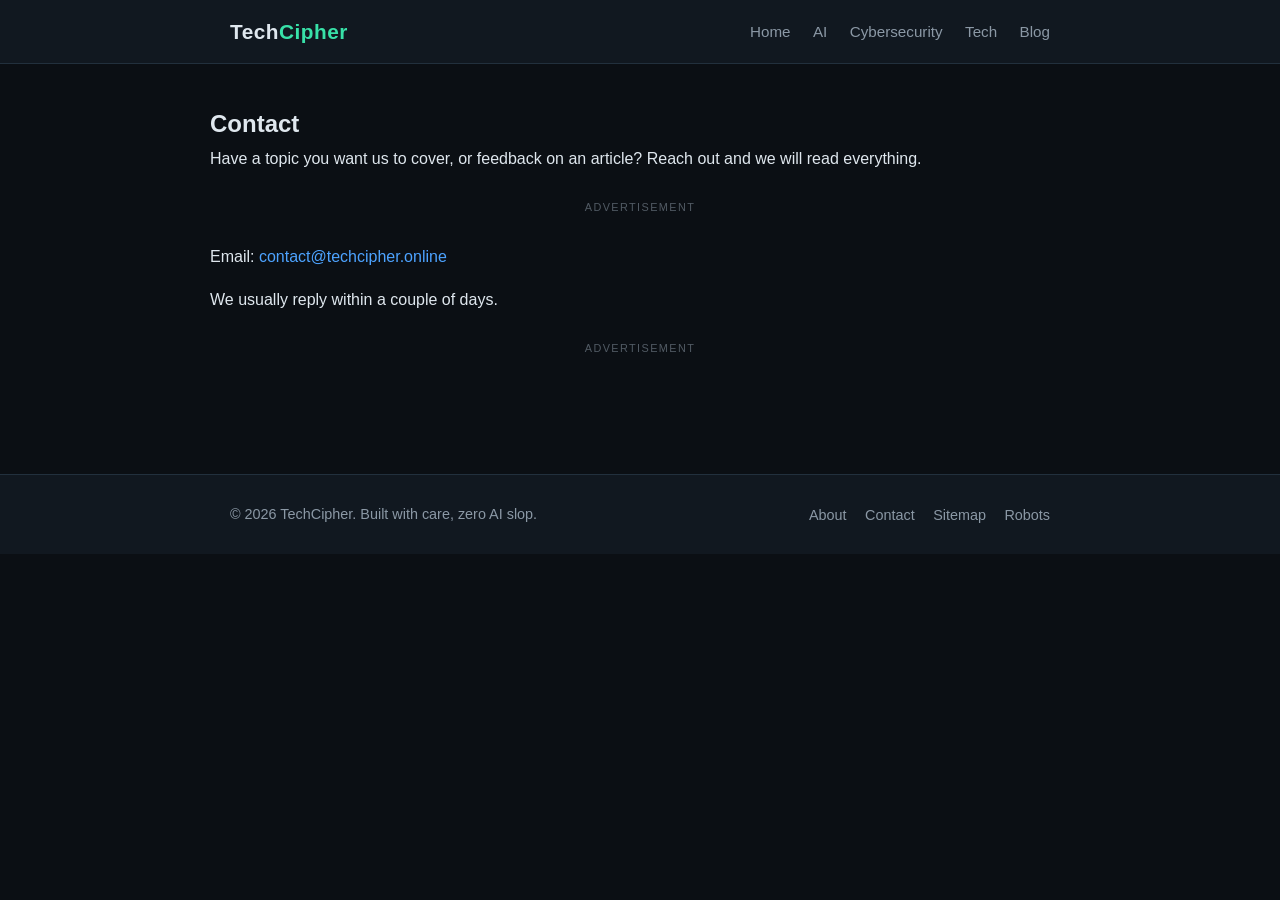
<file: contact.html>
<!DOCTYPE html>
<html lang="en">
<head>
  <meta charset="UTF-8">
  <meta name="viewport" content="width=device-width, initial-scale=1.0">
  <title>Contact TechCipher: Ideas, Feedback, and Topic Requests</title>
  <meta name="description" content="Contact TechCipher with topic ideas, article feedback, or business inquiries. We read everything and usually reply within a couple of days.">
  <meta name="robots" content="index, follow">
  <link rel="canonical" href="https://techcipher.online/contact">
  <link rel="stylesheet" href="css/style.css">
  <script type="application/ld+json">
  {
    "@context": "https://schema.org",
    "@type": "ContactPage",
    "name": "Contact TechCipher",
    "url": "https://techcipher.online/contact",
    "publisher": {"@type": "Organization", "name": "TechCipher", "url": "https://techcipher.online"}
  }
  </script>
  <script src="https://pl31026321.profitableratecpmnetwork.com/cf/b0/57/cfb057c937e13e558a3a346789e8f77a.js"></script>
</head>
<body>
  <header class="site-header">
    <div class="container">
      <a href="/" class="logo">Tech<span>Cipher</span></a>
      <nav class="main-nav" aria-label="Main navigation">
        <a href="/">Home</a>
        <a href="/#ai">AI</a>
        <a href="/#cybersecurity">Cybersecurity</a>
        <a href="/#tech">Tech</a>
        <a href="/blog">Blog</a>
      </nav>
    </div>
  </header>

  <main class="container article-wrap">
    <article>
      <h1>Contact</h1><p>Have a topic you want us to cover, or feedback on an article? Reach out and we will read everything.</p>

    <div class="ad-slot ad-leader">
      <span class="ad-label">Advertisement</span>
      <script>
        atOptions = {
          'key' : 'c77112ce4333732f5644f7d13a031bd7',
          'format' : 'iframe',
          'height' : 90,
          'width' : 728,
          'params' : {}
        };
      </script>
      <script src="https://www.highrevenueformat.com/c77112ce4333732f5644f7d13a031bd7/invoke.js"></script>
    </div>
<p>Email: <a href='mailto:contact@techcipher.online'>contact@techcipher.online</a></p><p>We usually reply within a couple of days.</p>
    <div class="ad-slot ad-rect">
      <span class="ad-label">Advertisement</span>
      <script>
        atOptions = {
          'key' : '62b9a2f8d2e92897d46502e4bdce031c',
          'format' : 'iframe',
          'height' : 250,
          'width' : 300,
          'params' : {}
        };
      </script>
      <script src="https://www.highrevenueformat.com/62b9a2f8d2e92897d46502e4bdce031c/invoke.js"></script>
    </div>
    </article>
  </main>

  <footer class="site-footer">
    <div class="container">
      <p>&copy; 2026 TechCipher. Built with care, zero AI slop.</p>
      <nav aria-label="Footer navigation">
        <a href="/about">About</a>
        <a href="/contact">Contact</a>
        <a href="/sitemap.xml">Sitemap</a>
        <a href="/robots.txt">Robots</a>
      </nav>
    </div>
  </footer>
</body>
</html>
</file>
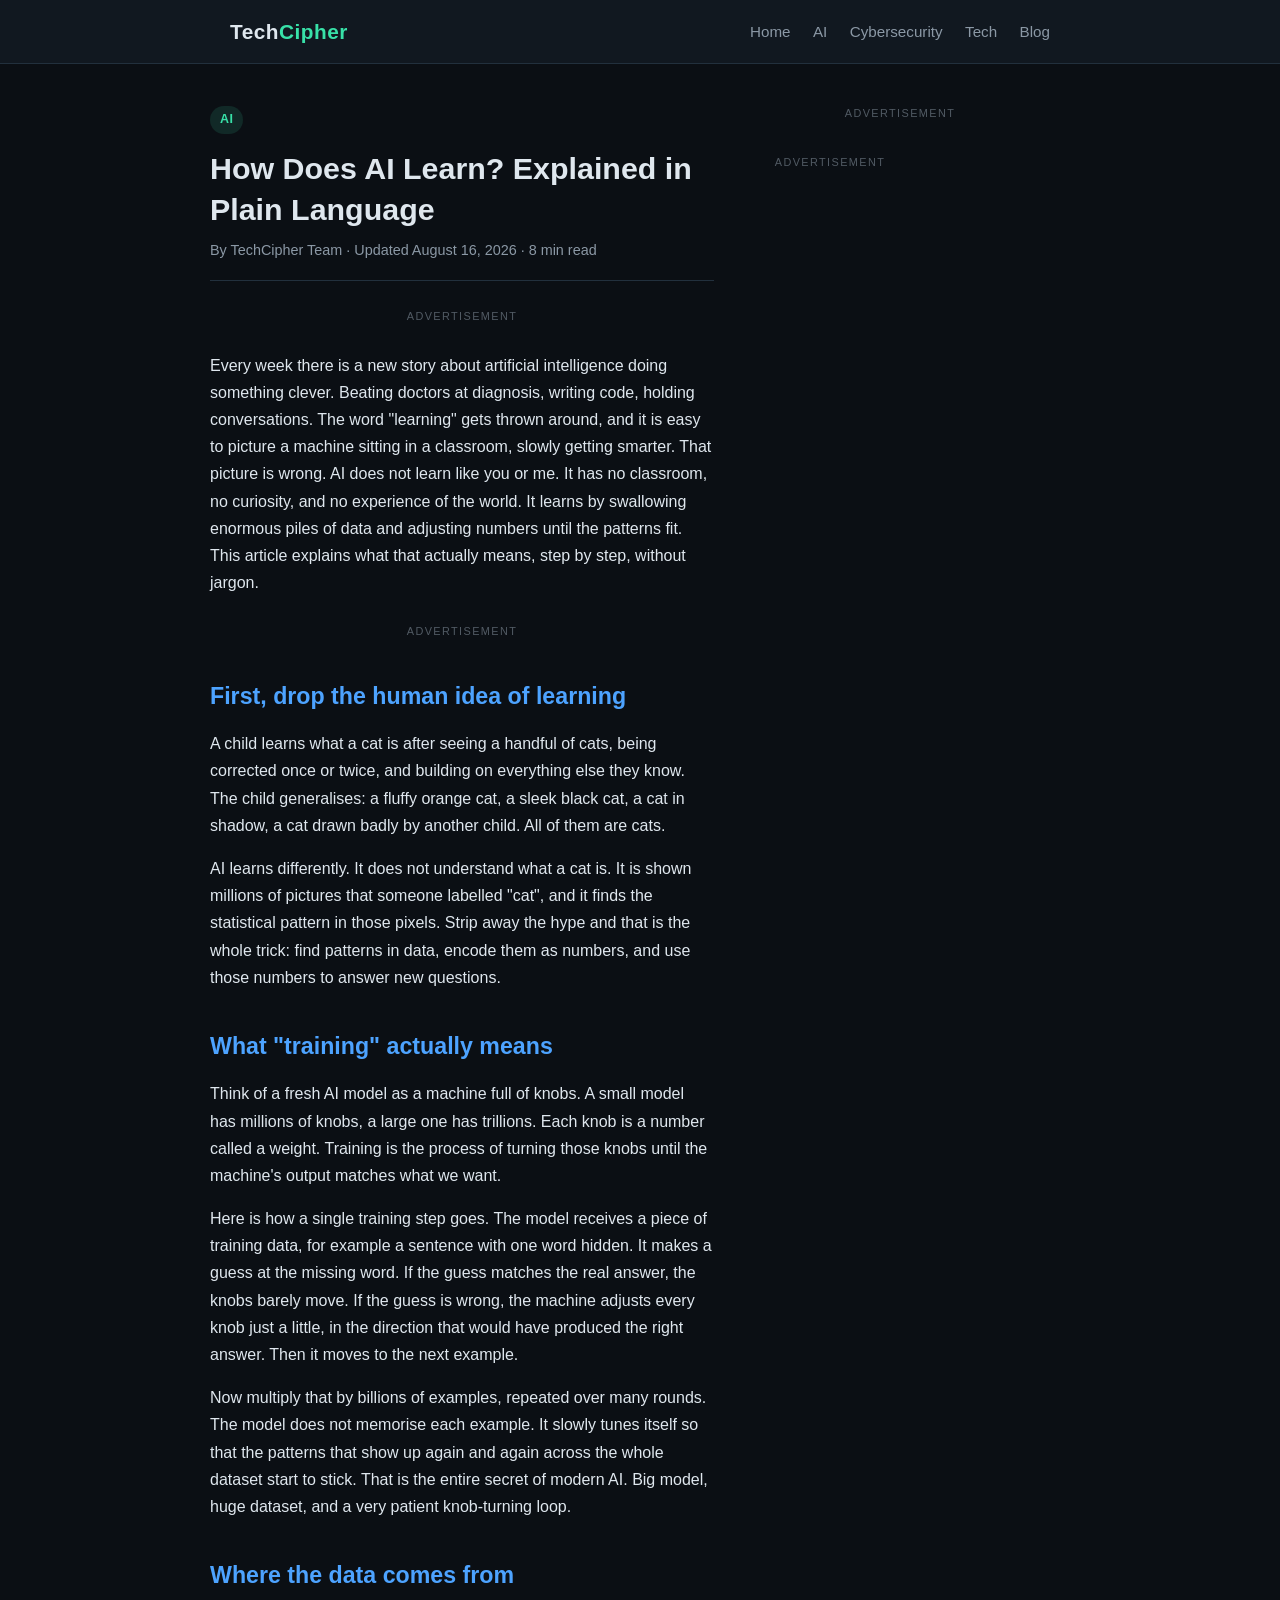
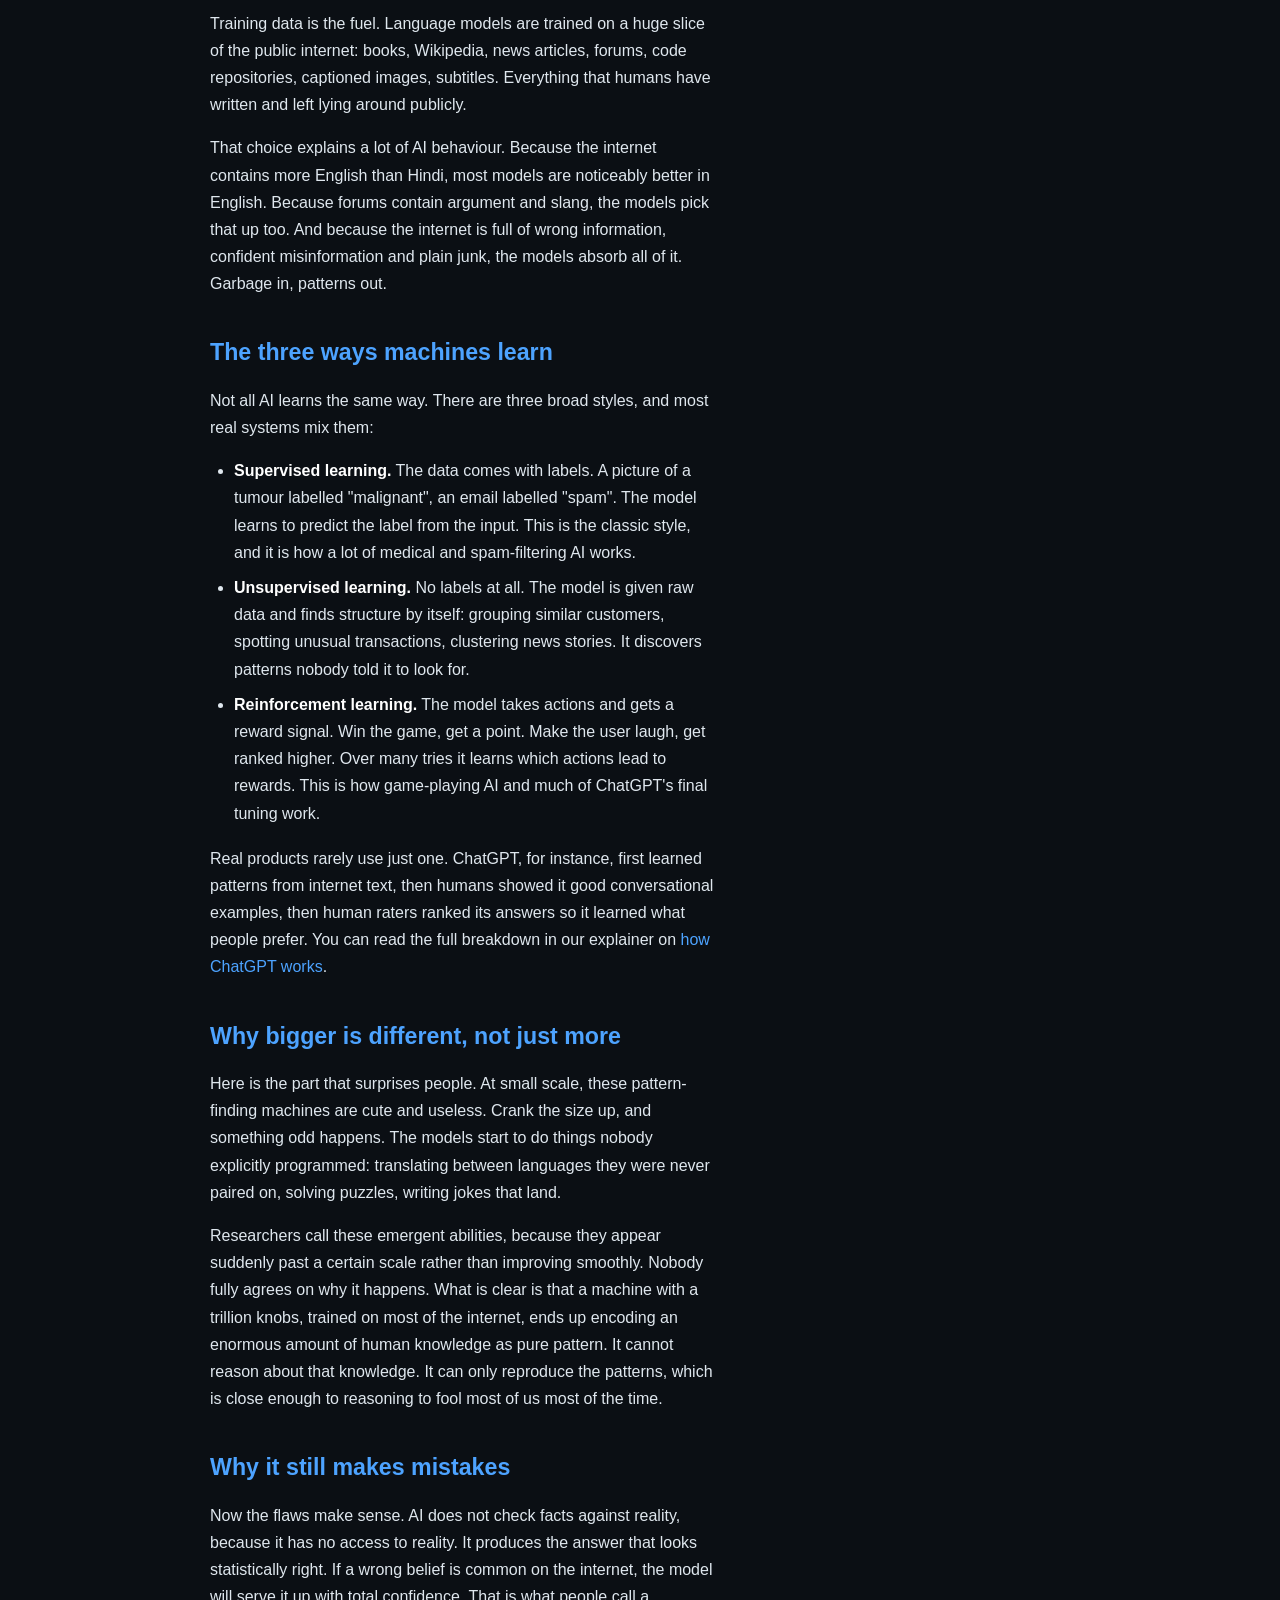
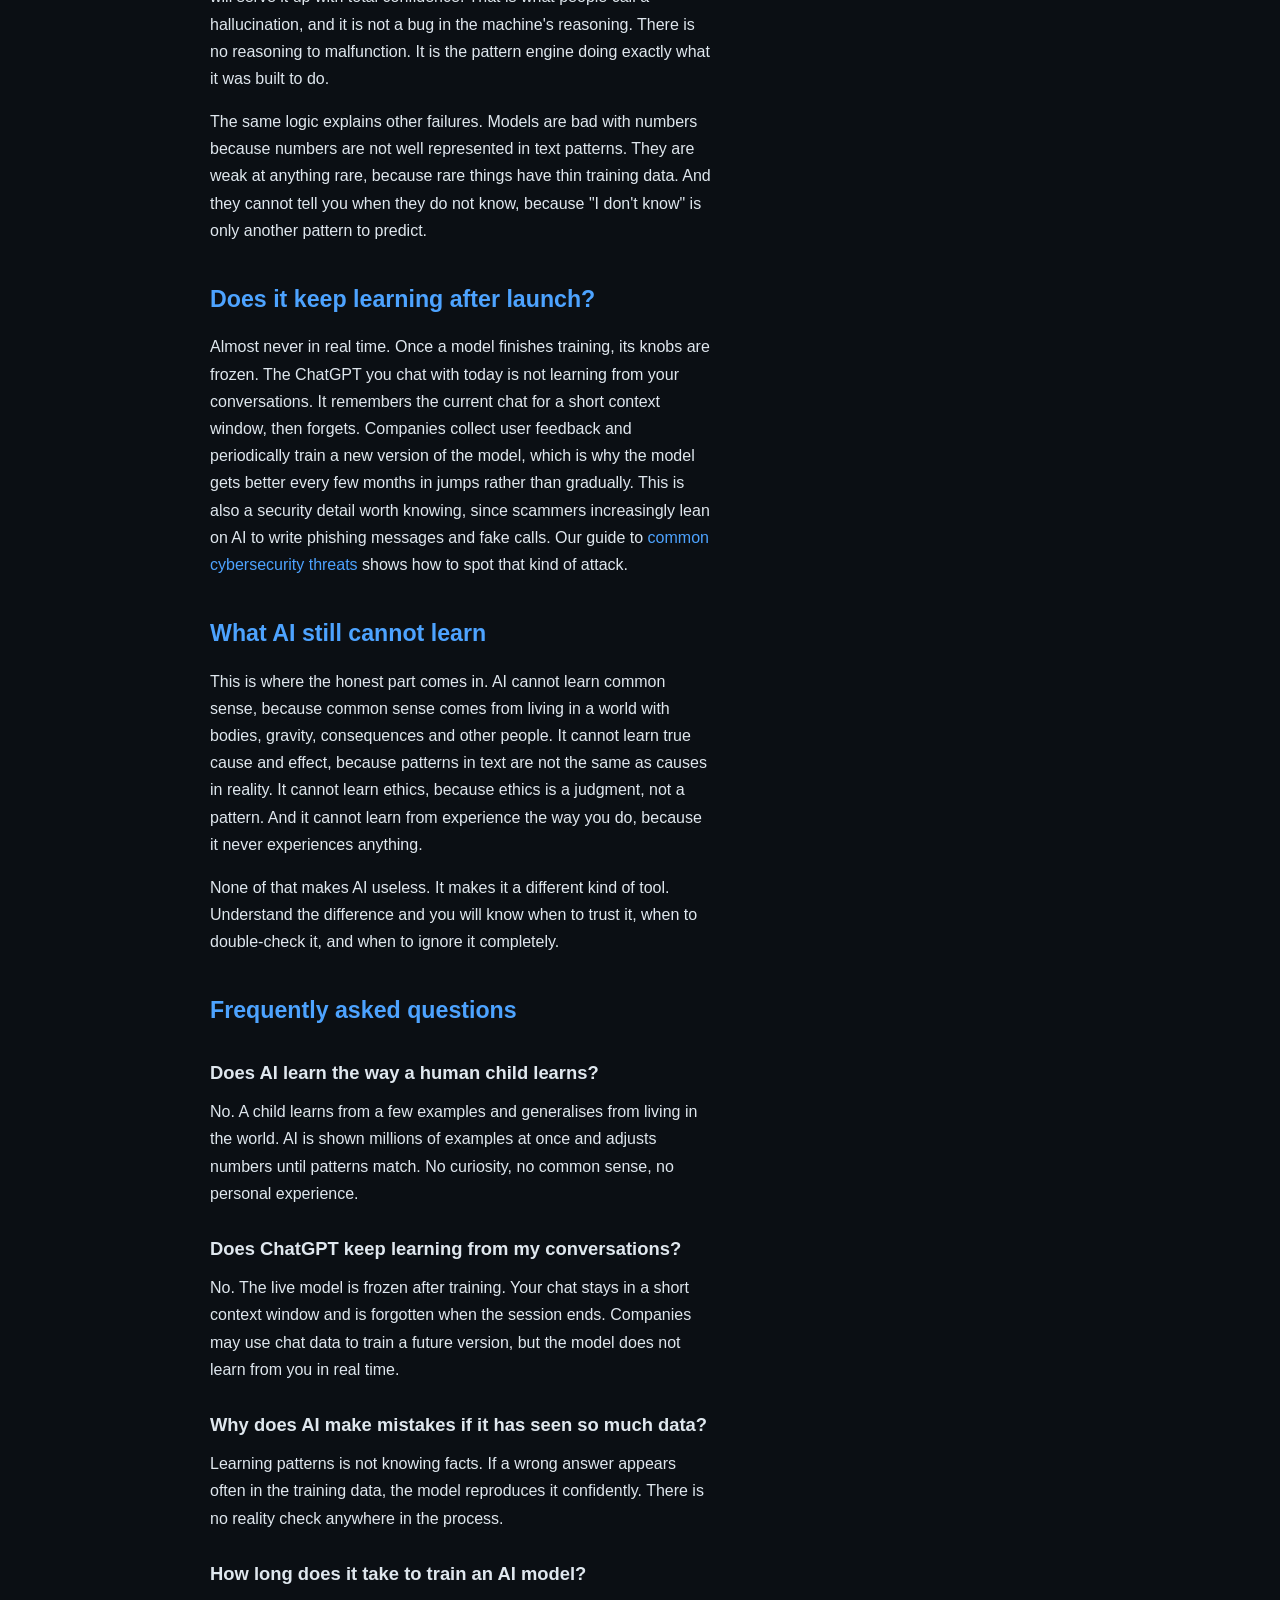
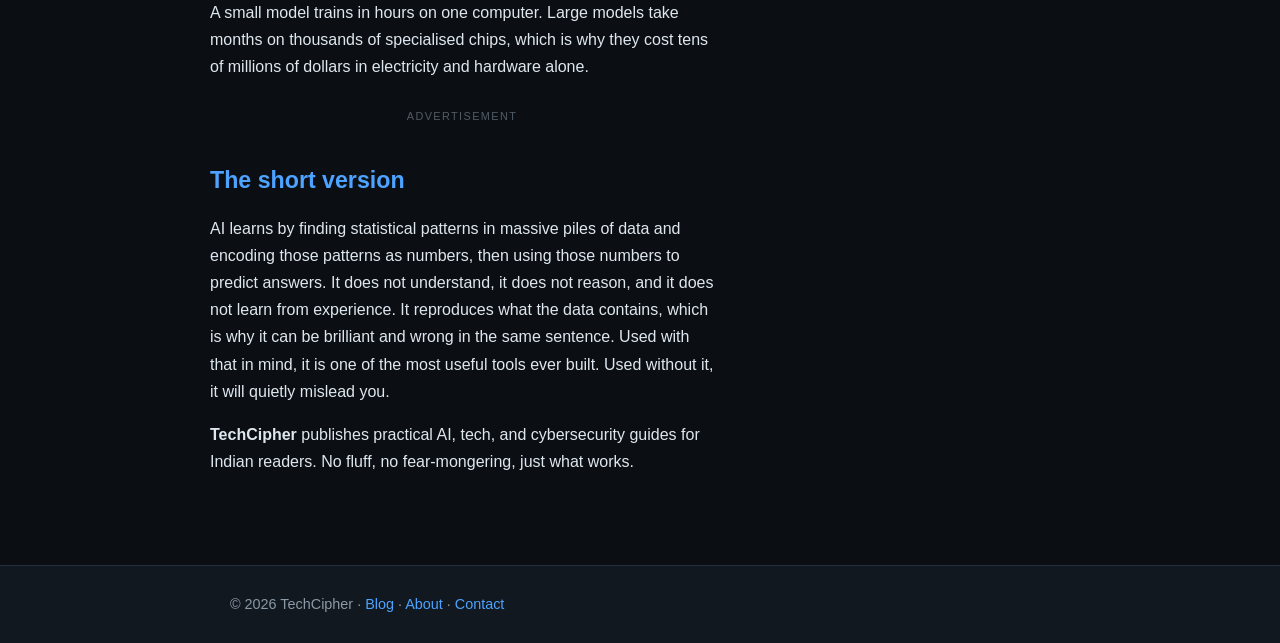
<file: how-does-ai-learn.html>
<!DOCTYPE html>
<html lang="en">
<head>
  <meta charset="UTF-8">
  <meta name="viewport" content="width=device-width, initial-scale=1.0">
  <title>How Does AI Learn? Explained in Plain Language</title>
  <meta name="description" content="How AI actually learns: training data, patterns, neural networks, and why it still makes mistakes. A jargon-free look at machine learning for beginners.">
  <meta name="robots" content="index, follow">
  <link rel="canonical" href="https://techcipher.online/how-does-ai-learn">
  <link rel="stylesheet" href="css/style.css">
  <meta property="og:type" content="article">
  <meta property="og:title" content="How Does AI Learn? Explained in Plain Language">
  <meta property="og:description" content="Training data, patterns, neural networks, and why AI still makes mistakes. Explained without jargon.">
  <meta property="og:url" content="https://techcipher.online/how-does-ai-learn">
  <meta property="og:site_name" content="TechCipher">
  <script type="application/ld+json">
  {
    "@context": "https://schema.org",
    "@type": "Article",
    "headline": "How Does AI Learn? Explained in Plain Language",
    "description": "How AI actually learns: training data, patterns, neural networks, and why it still makes mistakes.",
    "datePublished": "2026-08-16",
    "dateModified": "2026-08-16",
    "author": {"@type": "Organization", "name": "TechCipher"},
    "publisher": {"@type": "Organization", "name": "TechCipher", "url": "https://techcipher.online"},
    "mainEntityOfPage": "https://techcipher.online/how-does-ai-learn"
  }
  </script>
  <script type="application/ld+json">
  {
    "@context": "https://schema.org",
    "@type": "FAQPage",
    "mainEntity": [
      {
        "@type": "Question",
        "name": "Does AI learn the way a human child learns?",
        "acceptedAnswer": {"@type": "Answer", "text": "No. A child learns from a few examples and generalises from experience in the world. AI learns by being shown millions of examples in one go, then adjusting internal numbers until the patterns match. It has no curiosity, no common sense, and no personal experience to draw on."}
      },
      {
        "@type": "Question",
        "name": "Does ChatGPT keep learning from my conversations?",
        "acceptedAnswer": {"@type": "Answer", "text": "No. The model you chat with is frozen after training. Your conversation stays inside the session's memory for a short context window, but it does not change the model. Companies retrain or fine-tune models separately, and your chat data may be used for that, but the live model does not learn from you in real time."}
      },
      {
        "@type": "Question",
        "name": "Why does AI make mistakes if it has seen so much data?",
        "acceptedAnswer": {"@type": "Answer", "text": "Because learning patterns is not the same as knowing facts. AI reproduces patterns that look right statistically. If a wrong answer appears often in its training data, the model will confidently repeat it. It has no way to check a fact against reality."}
      },
      {
        "@type": "Question",
        "name": "How long does it take to train an AI model?",
        "acceptedAnswer": {"@type": "Answer", "text": "Small models can train in hours on one good computer. Large models like the ones behind ChatGPT take months and use thousands of specialised chips running in parallel, which is why training them costs tens of millions of dollars."}
      },
      {
        "@type": "Question",
        "name": "Can AI learn on its own without humans?",
        "acceptedAnswer": {"@type": "Answer", "text": "Self-supervised learning runs without human labels, but humans still design the training setup, choose the data, and shape the objective. No AI decides on its own what to learn or why."}
      }
    ]
  }
  </script>
  <script src="https://pl31026321.profitableratecpmnetwork.com/cf/b0/57/cfb057c937e13e558a3a346789e8f77a.js"></script>
</head>
<body>
  <header class="site-header">
    <div class="container">
      <a href="/" class="logo">Tech<span>Cipher</span></a>
      <nav class="main-nav" aria-label="Main navigation">
        <a href="/">Home</a>
        <a href="/#ai">AI</a>
        <a href="/#cybersecurity">Cybersecurity</a>
        <a href="/#tech">Tech</a>
        <a href="/blog">Blog</a>
      </nav>
    </div>
  </header>

  <main class="container article-wrap layout-sidebar">
    <div class="article-main">
    <article>
      <header class="article-header">
        <span class="tag">AI</span>
        <h1>How Does AI Learn? Explained in Plain Language</h1>
        <p class="byline">By TechCipher Team &middot; Updated August 16, 2026 &middot; 8 min read</p>
      </header>

      <div class="ad-slot ad-leader">
        <span class="ad-label">Advertisement</span>
        <script>
          atOptions = {
            'key' : 'c77112ce4333732f5644f7d13a031bd7',
            'format' : 'iframe',
            'height' : 90,
            'width' : 728,
            'params' : {}
          };
        </script>
        <script src="https://www.highrevenueformat.com/c77112ce4333732f5644f7d13a031bd7/invoke.js"></script>
      </div>



      <p>Every week there is a new story about artificial intelligence doing something clever. Beating doctors at diagnosis, writing code, holding conversations. The word "learning" gets thrown around, and it is easy to picture a machine sitting in a classroom, slowly getting smarter. That picture is wrong. AI does not learn like you or me. It has no classroom, no curiosity, and no experience of the world. It learns by swallowing enormous piles of data and adjusting numbers until the patterns fit. This article explains what that actually means, step by step, without jargon.</p>

      <div class="ad-slot ad-rect">
        <span class="ad-label">Advertisement</span>
        <script>
          atOptions = {
            'key' : '62b9a2f8d2e92897d46502e4bdce031c',
            'format' : 'iframe',
            'height' : 250,
            'width' : 300,
            'params' : {}
          };
        </script>
        <script src="https://www.highrevenueformat.com/62b9a2f8d2e92897d46502e4bdce031c/invoke.js"></script>
      </div>


      <h2>First, drop the human idea of learning</h2>
      <p>A child learns what a cat is after seeing a handful of cats, being corrected once or twice, and building on everything else they know. The child generalises: a fluffy orange cat, a sleek black cat, a cat in shadow, a cat drawn badly by another child. All of them are cats.</p>
      <p>AI learns differently. It does not understand what a cat is. It is shown millions of pictures that someone labelled "cat", and it finds the statistical pattern in those pixels. Strip away the hype and that is the whole trick: find patterns in data, encode them as numbers, and use those numbers to answer new questions.</p>

      <h2>What "training" actually means</h2>
      <p>Think of a fresh AI model as a machine full of knobs. A small model has millions of knobs, a large one has trillions. Each knob is a number called a weight. Training is the process of turning those knobs until the machine's output matches what we want.</p>
      <p>Here is how a single training step goes. The model receives a piece of training data, for example a sentence with one word hidden. It makes a guess at the missing word. If the guess matches the real answer, the knobs barely move. If the guess is wrong, the machine adjusts every knob just a little, in the direction that would have produced the right answer. Then it moves to the next example.</p>
      <p>Now multiply that by billions of examples, repeated over many rounds. The model does not memorise each example. It slowly tunes itself so that the patterns that show up again and again across the whole dataset start to stick. That is the entire secret of modern AI. Big model, huge dataset, and a very patient knob-turning loop.</p>

      <h2>Where the data comes from</h2>
      <p>Training data is the fuel. Language models are trained on a huge slice of the public internet: books, Wikipedia, news articles, forums, code repositories, captioned images, subtitles. Everything that humans have written and left lying around publicly.</p>
      <p>That choice explains a lot of AI behaviour. Because the internet contains more English than Hindi, most models are noticeably better in English. Because forums contain argument and slang, the models pick that up too. And because the internet is full of wrong information, confident misinformation and plain junk, the models absorb all of it. Garbage in, patterns out.</p>

      <h2>The three ways machines learn</h2>
      <p>Not all AI learns the same way. There are three broad styles, and most real systems mix them:</p>
      <ul>
        <li><strong>Supervised learning.</strong> The data comes with labels. A picture of a tumour labelled "malignant", an email labelled "spam". The model learns to predict the label from the input. This is the classic style, and it is how a lot of medical and spam-filtering AI works.</li>
        <li><strong>Unsupervised learning.</strong> No labels at all. The model is given raw data and finds structure by itself: grouping similar customers, spotting unusual transactions, clustering news stories. It discovers patterns nobody told it to look for.</li>
        <li><strong>Reinforcement learning.</strong> The model takes actions and gets a reward signal. Win the game, get a point. Make the user laugh, get ranked higher. Over many tries it learns which actions lead to rewards. This is how game-playing AI and much of ChatGPT's final tuning work.</li>
      </ul>
      <p>Real products rarely use just one. ChatGPT, for instance, first learned patterns from internet text, then humans showed it good conversational examples, then human raters ranked its answers so it learned what people prefer. You can read the full breakdown in our explainer on <a href="/how-does-chatgpt-work-in-simple-terms">how ChatGPT works</a>.</p>

      <h2>Why bigger is different, not just more</h2>
      <p>Here is the part that surprises people. At small scale, these pattern-finding machines are cute and useless. Crank the size up, and something odd happens. The models start to do things nobody explicitly programmed: translating between languages they were never paired on, solving puzzles, writing jokes that land.</p>
      <p>Researchers call these emergent abilities, because they appear suddenly past a certain scale rather than improving smoothly. Nobody fully agrees on why it happens. What is clear is that a machine with a trillion knobs, trained on most of the internet, ends up encoding an enormous amount of human knowledge as pure pattern. It cannot reason about that knowledge. It can only reproduce the patterns, which is close enough to reasoning to fool most of us most of the time.</p>

      <h2>Why it still makes mistakes</h2>
      <p>Now the flaws make sense. AI does not check facts against reality, because it has no access to reality. It produces the answer that looks statistically right. If a wrong belief is common on the internet, the model will serve it up with total confidence. That is what people call a hallucination, and it is not a bug in the machine's reasoning. There is no reasoning to malfunction. It is the pattern engine doing exactly what it was built to do.</p>
      <p>The same logic explains other failures. Models are bad with numbers because numbers are not well represented in text patterns. They are weak at anything rare, because rare things have thin training data. And they cannot tell you when they do not know, because "I don't know" is only another pattern to predict.</p>

      <h2>Does it keep learning after launch?</h2>
      <p>Almost never in real time. Once a model finishes training, its knobs are frozen. The ChatGPT you chat with today is not learning from your conversations. It remembers the current chat for a short context window, then forgets. Companies collect user feedback and periodically train a new version of the model, which is why the model gets better every few months in jumps rather than gradually. This is also a security detail worth knowing, since scammers increasingly lean on AI to write phishing messages and fake calls. Our guide to <a href="/common-cybersecurity-threats-and-how-to-avoid-them">common cybersecurity threats</a> shows how to spot that kind of attack.</p>

      <h2>What AI still cannot learn</h2>
      <p>This is where the honest part comes in. AI cannot learn common sense, because common sense comes from living in a world with bodies, gravity, consequences and other people. It cannot learn true cause and effect, because patterns in text are not the same as causes in reality. It cannot learn ethics, because ethics is a judgment, not a pattern. And it cannot learn from experience the way you do, because it never experiences anything.</p>
      <p>None of that makes AI useless. It makes it a different kind of tool. Understand the difference and you will know when to trust it, when to double-check it, and when to ignore it completely.</p>

      <h2>Frequently asked questions</h2>
      <h3>Does AI learn the way a human child learns?</h3>
      <p>No. A child learns from a few examples and generalises from living in the world. AI is shown millions of examples at once and adjusts numbers until patterns match. No curiosity, no common sense, no personal experience.</p>
      <h3>Does ChatGPT keep learning from my conversations?</h3>
      <p>No. The live model is frozen after training. Your chat stays in a short context window and is forgotten when the session ends. Companies may use chat data to train a future version, but the model does not learn from you in real time.</p>
      <h3>Why does AI make mistakes if it has seen so much data?</h3>
      <p>Learning patterns is not knowing facts. If a wrong answer appears often in the training data, the model reproduces it confidently. There is no reality check anywhere in the process.</p>
      <h3>How long does it take to train an AI model?</h3>
      <p>A small model trains in hours on one computer. Large models take months on thousands of specialised chips, which is why they cost tens of millions of dollars in electricity and hardware alone.</p>

            <div class="ad-slot ad-banner">
        <span class="ad-label">Advertisement</span>
        <script>
          atOptions = {
            'key' : '94caf29d0fa07590490e52b9b41b5c8f',
            'format' : 'iframe',
            'height' : 60,
            'width' : 468,
            'params' : {}
          };
        </script>
        <script src="https://www.highrevenueformat.com/94caf29d0fa07590490e52b9b41b5c8f/invoke.js"></script>
      </div>

<h2>The short version</h2>
      <p>AI learns by finding statistical patterns in massive piles of data and encoding those patterns as numbers, then using those numbers to predict answers. It does not understand, it does not reason, and it does not learn from experience. It reproduces what the data contains, which is why it can be brilliant and wrong in the same sentence. Used with that in mind, it is one of the most useful tools ever built. Used without it, it will quietly mislead you.</p>
    </article>

    <aside class="author-box">
      <p><strong>TechCipher</strong> publishes practical AI, tech, and cybersecurity guides for Indian readers. No fluff, no fear-mongering, just what works.</p>
    </aside>
    </div>

    <aside class="ad-sidebar">
      <div class="ad-slot ad-rect">
        <span class="ad-label">Advertisement</span>
        <script>
          atOptions = {
            'key' : '62b9a2f8d2e92897d46502e4bdce031c',
            'format' : 'iframe',
            'height' : 250,
            'width' : 300,
            'params' : {}
          };
        </script>
        <script src="https://www.highrevenueformat.com/62b9a2f8d2e92897d46502e4bdce031c/invoke.js"></script>
      </div>
      <div class="ad-slot ad-sky">
        <span class="ad-label">Advertisement</span>
        <script>
          atOptions = {
            'key' : '7512cd8a458440e5ccd2930ae886fdfc',
            'format' : 'iframe',
            'height' : 600,
            'width' : 160,
            'params' : {}
          };
        </script>
        <script src="https://www.highrevenueformat.com/7512cd8a458440e5ccd2930ae886fdfc/invoke.js"></script>
      </div>
    </aside>
  </main>

  <footer class="site-footer">
    <div class="container">
      <p>&copy; 2026 TechCipher &middot; <a href="/blog">Blog</a> &middot; <a href="/about">About</a> &middot; <a href="/contact">Contact</a></p>
    </div>
  </footer>
</body>
</html>
</file>
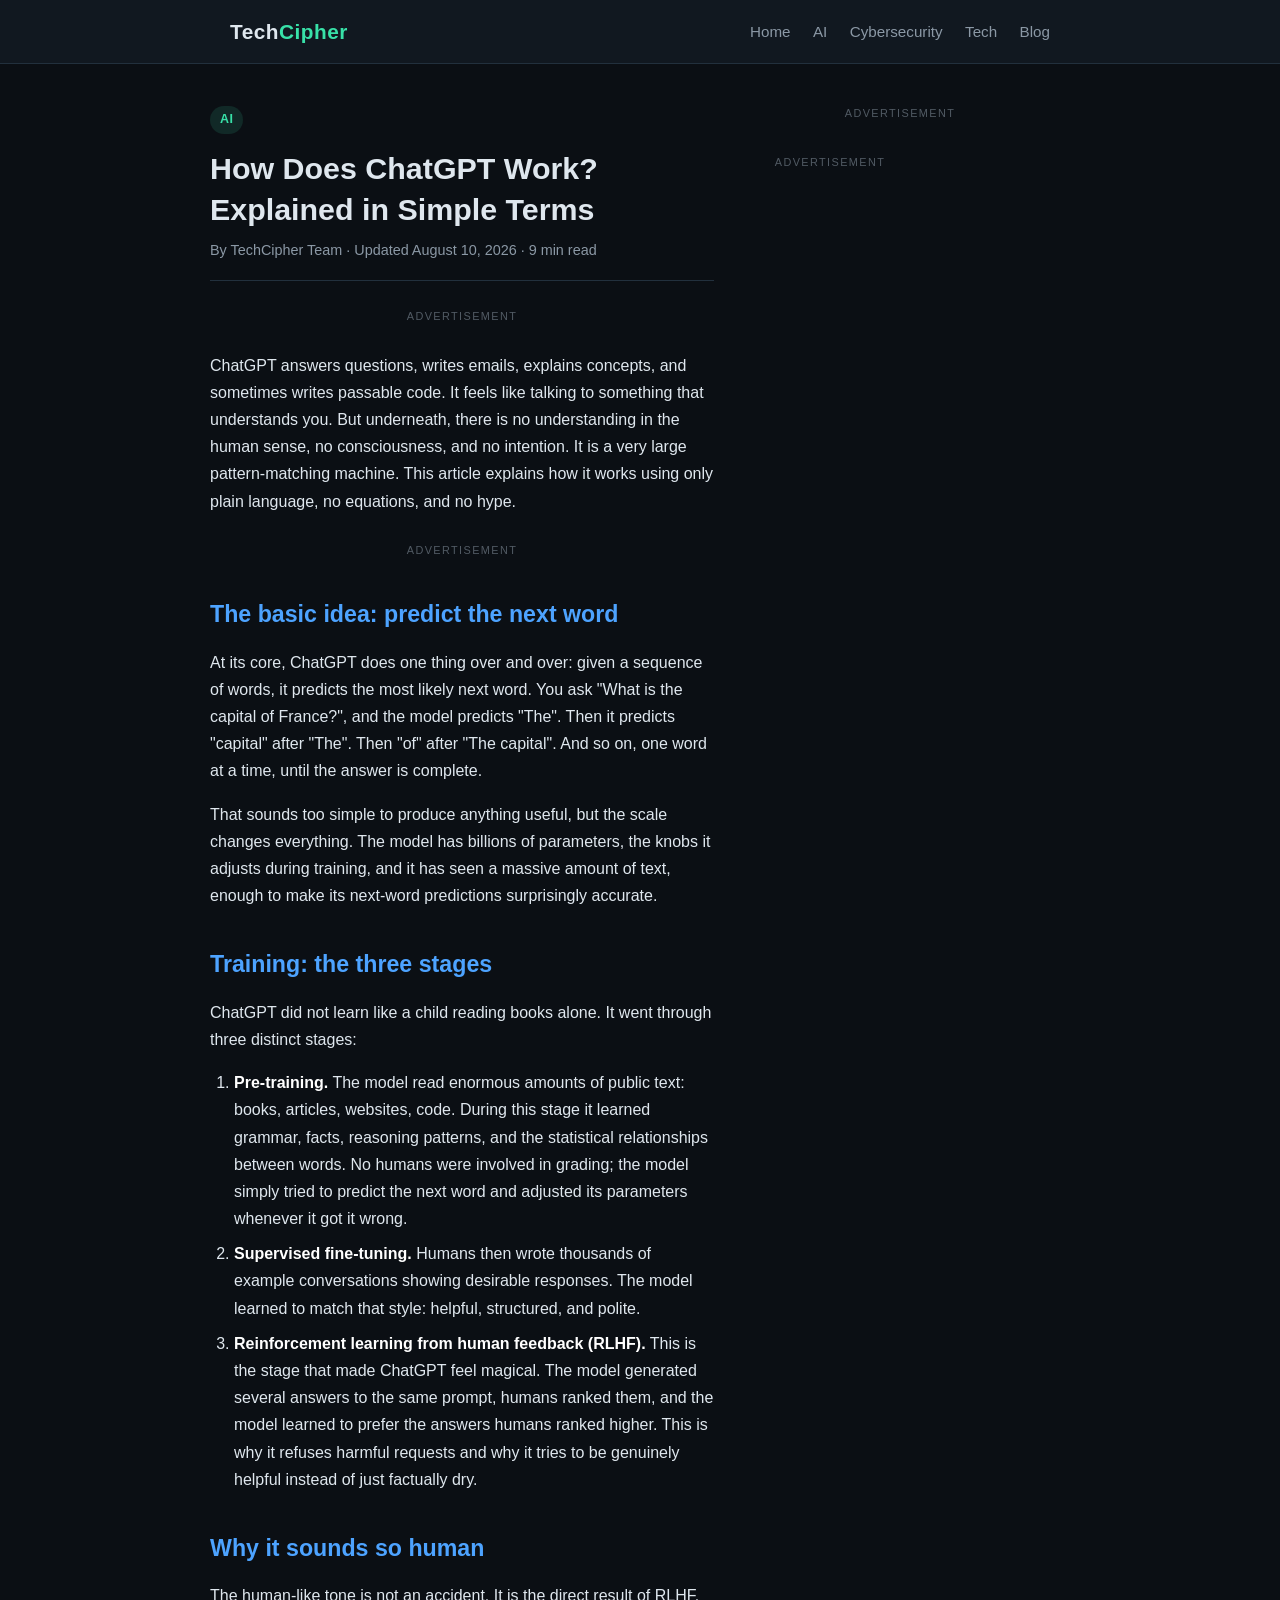
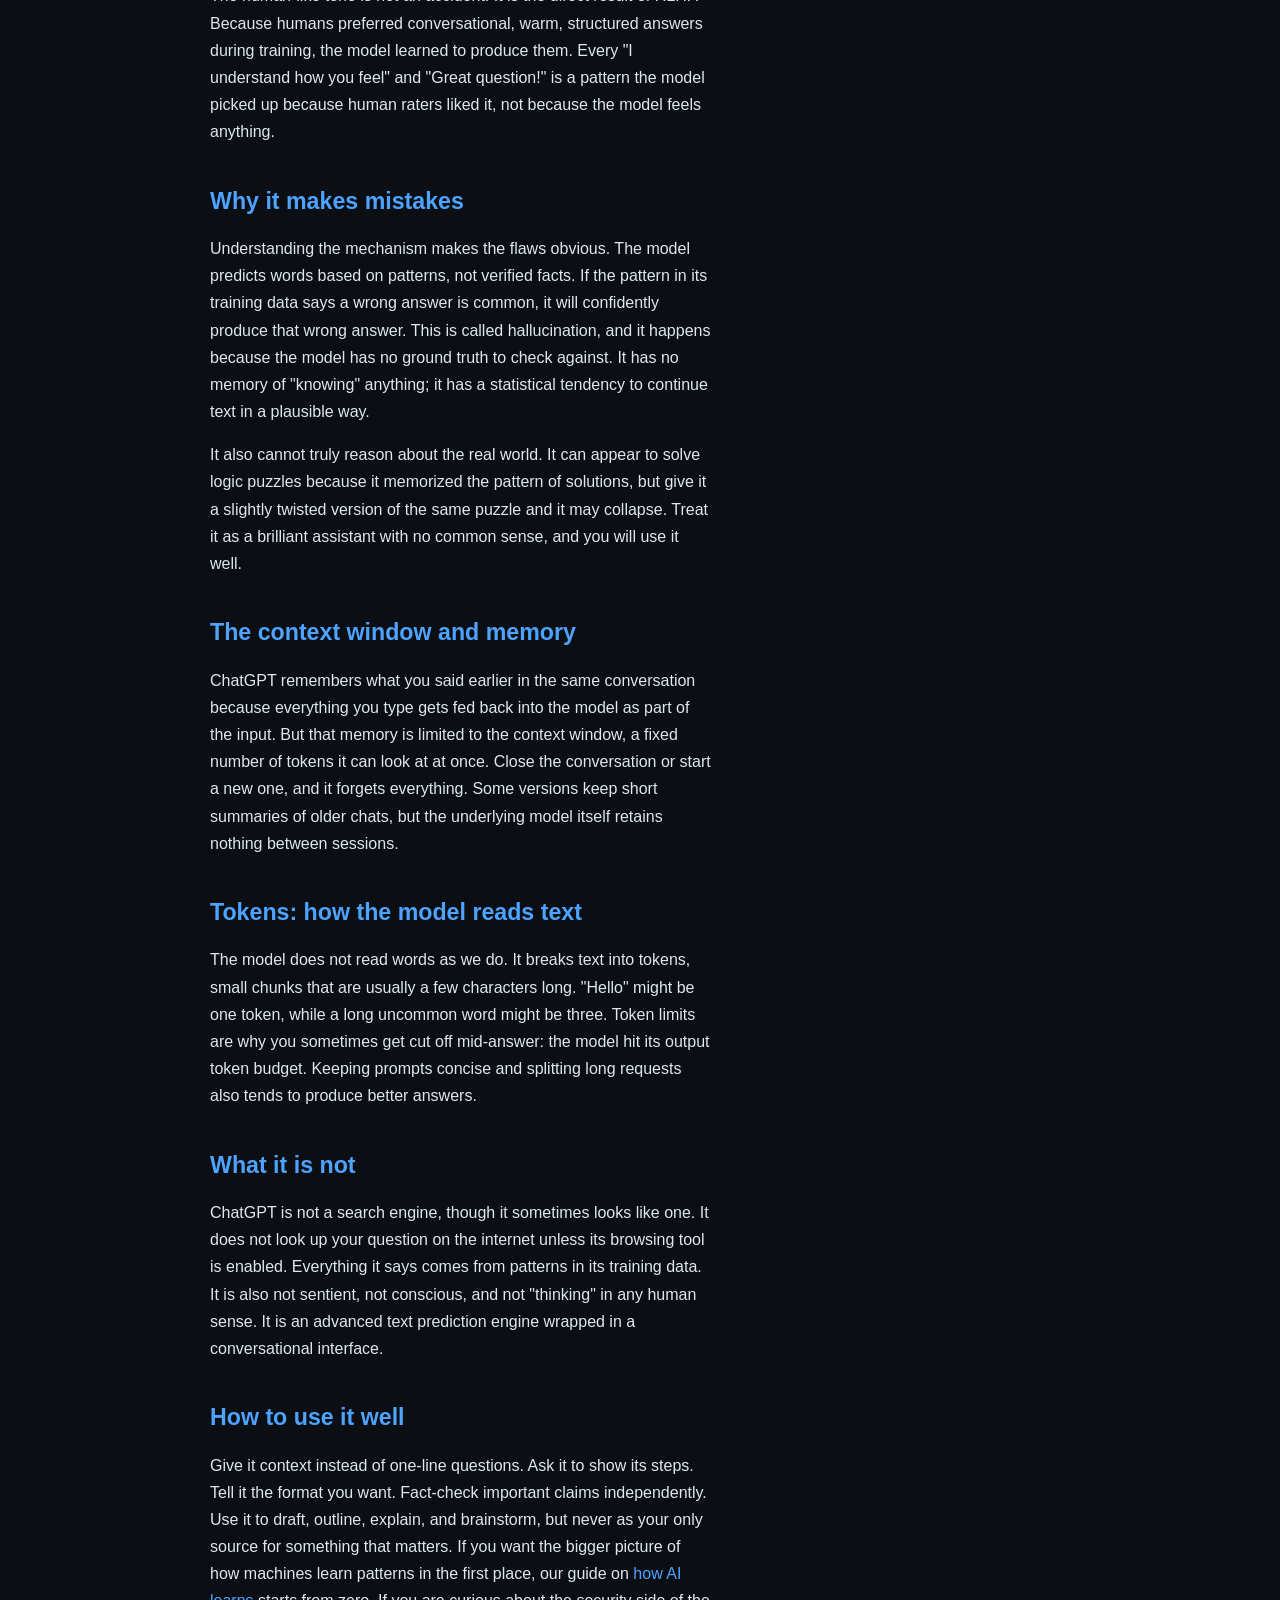
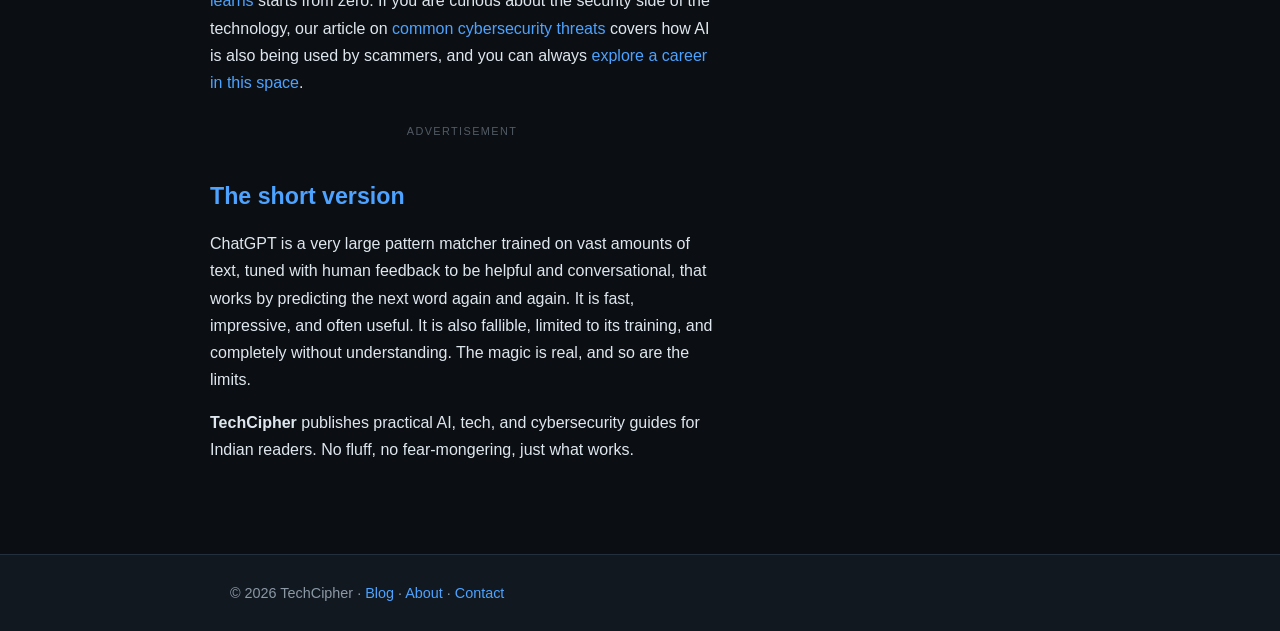
<file: how-does-chatgpt-work-in-simple-terms.html>
<!DOCTYPE html>
<html lang="en">
<head>
  <meta charset="UTF-8">
  <meta name="viewport" content="width=device-width, initial-scale=1.0">
  <title>How Does ChatGPT Work? Explained in Simple Terms</title>
  <meta name="description" content="How ChatGPT works without the jargon: what the model actually does, why it sometimes makes mistakes, and why it seems so human. A simple explanation.">
  <meta name="robots" content="index, follow">
  <link rel="canonical" href="https://techcipher.online/how-does-chatgpt-work-in-simple-terms">
  <link rel="stylesheet" href="css/style.css">
  <meta property="og:type" content="article">
  <meta property="og:title" content="How Does ChatGPT Work? Explained in Simple Terms">
  <meta property="og:description" content="What the model actually does, why it makes mistakes, and why it seems so human.">
  <meta property="og:url" content="https://techcipher.online/how-does-chatgpt-work-in-simple-terms">
  <meta property="og:site_name" content="TechCipher">
  <script type="application/ld+json">
  {
    "@context": "https://schema.org",
    "@type": "Article",
    "headline": "How Does ChatGPT Work? Explained in Simple Terms",
    "description": "How ChatGPT works without the jargon: what the model actually does, why it sometimes makes mistakes, and why it seems so human.",
    "datePublished": "2026-08-10",
    "dateModified": "2026-08-10",
    "author": {"@type": "Organization", "name": "TechCipher"},
    "publisher": {"@type": "Organization", "name": "TechCipher", "url": "https://techcipher.online"},
    "mainEntityOfPage": "https://techcipher.online/how-does-chatgpt-work-in-simple-terms"
  }
  </script>
  <script src="https://pl31026321.profitableratecpmnetwork.com/cf/b0/57/cfb057c937e13e558a3a346789e8f77a.js"></script>
</head>
<body>
  <header class="site-header">
    <div class="container">
      <a href="/" class="logo">Tech<span>Cipher</span></a>
      <nav class="main-nav" aria-label="Main navigation">
        <a href="/">Home</a>
        <a href="/#ai">AI</a>
        <a href="/#cybersecurity">Cybersecurity</a>
        <a href="/#tech">Tech</a>
        <a href="/blog">Blog</a>
      </nav>
    </div>
  </header>

  <main class="container article-wrap layout-sidebar">
    <div class="article-main">
    <article>
      <header class="article-header">
        <span class="tag">AI</span>
        <h1>How Does ChatGPT Work? Explained in Simple Terms</h1>
        <p class="byline">By TechCipher Team &middot; Updated August 10, 2026 &middot; 9 min read</p>
      </header>

      <div class="ad-slot ad-leader">
        <span class="ad-label">Advertisement</span>
        <script>
          atOptions = {
            'key' : 'c77112ce4333732f5644f7d13a031bd7',
            'format' : 'iframe',
            'height' : 90,
            'width' : 728,
            'params' : {}
          };
        </script>
        <script src="https://www.highrevenueformat.com/c77112ce4333732f5644f7d13a031bd7/invoke.js"></script>
      </div>



      <p>ChatGPT answers questions, writes emails, explains concepts, and sometimes writes passable code. It feels like talking to something that understands you. But underneath, there is no understanding in the human sense, no consciousness, and no intention. It is a very large pattern-matching machine. This article explains how it works using only plain language, no equations, and no hype.</p>

      <div class="ad-slot ad-rect">
        <span class="ad-label">Advertisement</span>
        <script>
          atOptions = {
            'key' : '62b9a2f8d2e92897d46502e4bdce031c',
            'format' : 'iframe',
            'height' : 250,
            'width' : 300,
            'params' : {}
          };
        </script>
        <script src="https://www.highrevenueformat.com/62b9a2f8d2e92897d46502e4bdce031c/invoke.js"></script>
      </div>


      <h2>The basic idea: predict the next word</h2>
      <p>At its core, ChatGPT does one thing over and over: given a sequence of words, it predicts the most likely next word. You ask "What is the capital of France?", and the model predicts "The". Then it predicts "capital" after "The". Then "of" after "The capital". And so on, one word at a time, until the answer is complete.</p>
      <p>That sounds too simple to produce anything useful, but the scale changes everything. The model has billions of parameters, the knobs it adjusts during training, and it has seen a massive amount of text, enough to make its next-word predictions surprisingly accurate.</p>

      <h2>Training: the three stages</h2>
      <p>ChatGPT did not learn like a child reading books alone. It went through three distinct stages:</p>
      <ol>
        <li><strong>Pre-training.</strong> The model read enormous amounts of public text: books, articles, websites, code. During this stage it learned grammar, facts, reasoning patterns, and the statistical relationships between words. No humans were involved in grading; the model simply tried to predict the next word and adjusted its parameters whenever it got it wrong.</li>
        <li><strong>Supervised fine-tuning.</strong> Humans then wrote thousands of example conversations showing desirable responses. The model learned to match that style: helpful, structured, and polite.</li>
        <li><strong>Reinforcement learning from human feedback (RLHF).</strong> This is the stage that made ChatGPT feel magical. The model generated several answers to the same prompt, humans ranked them, and the model learned to prefer the answers humans ranked higher. This is why it refuses harmful requests and why it tries to be genuinely helpful instead of just factually dry.</li>
      </ol>

      <h2>Why it sounds so human</h2>
      <p>The human-like tone is not an accident. It is the direct result of RLHF. Because humans preferred conversational, warm, structured answers during training, the model learned to produce them. Every "I understand how you feel" and "Great question!" is a pattern the model picked up because human raters liked it, not because the model feels anything.</p>

      <h2>Why it makes mistakes</h2>
      <p>Understanding the mechanism makes the flaws obvious. The model predicts words based on patterns, not verified facts. If the pattern in its training data says a wrong answer is common, it will confidently produce that wrong answer. This is called hallucination, and it happens because the model has no ground truth to check against. It has no memory of "knowing" anything; it has a statistical tendency to continue text in a plausible way.</p>
      <p>It also cannot truly reason about the real world. It can appear to solve logic puzzles because it memorized the pattern of solutions, but give it a slightly twisted version of the same puzzle and it may collapse. Treat it as a brilliant assistant with no common sense, and you will use it well.</p>

      <h2>The context window and memory</h2>
      <p>ChatGPT remembers what you said earlier in the same conversation because everything you type gets fed back into the model as part of the input. But that memory is limited to the context window, a fixed number of tokens it can look at at once. Close the conversation or start a new one, and it forgets everything. Some versions keep short summaries of older chats, but the underlying model itself retains nothing between sessions.</p>

      <h2>Tokens: how the model reads text</h2>
      <p>The model does not read words as we do. It breaks text into tokens, small chunks that are usually a few characters long. "Hello" might be one token, while a long uncommon word might be three. Token limits are why you sometimes get cut off mid-answer: the model hit its output token budget. Keeping prompts concise and splitting long requests also tends to produce better answers.</p>

      <h2>What it is not</h2>
      <p>ChatGPT is not a search engine, though it sometimes looks like one. It does not look up your question on the internet unless its browsing tool is enabled. Everything it says comes from patterns in its training data. It is also not sentient, not conscious, and not "thinking" in any human sense. It is an advanced text prediction engine wrapped in a conversational interface.</p>

      <h2>How to use it well</h2>
      <p>Give it context instead of one-line questions. Ask it to show its steps. Tell it the format you want. Fact-check important claims independently. Use it to draft, outline, explain, and brainstorm, but never as your only source for something that matters. If you want the bigger picture of how machines learn patterns in the first place, our guide on <a href="/how-does-ai-learn">how AI learns</a> starts from zero. If you are curious about the security side of the technology, our article on <a href="/common-cybersecurity-threats-and-how-to-avoid-them">common cybersecurity threats</a> covers how AI is also being used by scammers, and you can always <a href="/is-cybersecurity-a-good-career-in-india">explore a career in this space</a>.</p>

            <div class="ad-slot ad-banner">
        <span class="ad-label">Advertisement</span>
        <script>
          atOptions = {
            'key' : '94caf29d0fa07590490e52b9b41b5c8f',
            'format' : 'iframe',
            'height' : 60,
            'width' : 468,
            'params' : {}
          };
        </script>
        <script src="https://www.highrevenueformat.com/94caf29d0fa07590490e52b9b41b5c8f/invoke.js"></script>
      </div>

<h2>The short version</h2>
      <p>ChatGPT is a very large pattern matcher trained on vast amounts of text, tuned with human feedback to be helpful and conversational, that works by predicting the next word again and again. It is fast, impressive, and often useful. It is also fallible, limited to its training, and completely without understanding. The magic is real, and so are the limits.</p>
    </article>

    <aside class="author-box">
      <p><strong>TechCipher</strong> publishes practical AI, tech, and cybersecurity guides for Indian readers. No fluff, no fear-mongering, just what works.</p>
    </aside>
    </div>

    <aside class="ad-sidebar">
      <div class="ad-slot ad-rect">
        <span class="ad-label">Advertisement</span>
        <script>
          atOptions = {
            'key' : '62b9a2f8d2e92897d46502e4bdce031c',
            'format' : 'iframe',
            'height' : 250,
            'width' : 300,
            'params' : {}
          };
        </script>
        <script src="https://www.highrevenueformat.com/62b9a2f8d2e92897d46502e4bdce031c/invoke.js"></script>
      </div>
      <div class="ad-slot ad-sky">
        <span class="ad-label">Advertisement</span>
        <script>
          atOptions = {
            'key' : '7512cd8a458440e5ccd2930ae886fdfc',
            'format' : 'iframe',
            'height' : 600,
            'width' : 160,
            'params' : {}
          };
        </script>
        <script src="https://www.highrevenueformat.com/7512cd8a458440e5ccd2930ae886fdfc/invoke.js"></script>
      </div>
    </aside>
  </main>

  <footer class="site-footer">
    <div class="container">
      <p>&copy; 2026 TechCipher &middot; <a href="/blog">Blog</a> &middot; <a href="/about">About</a> &middot; <a href="/contact">Contact</a></p>
    </div>
  </footer>
</body>
</html>
</file>
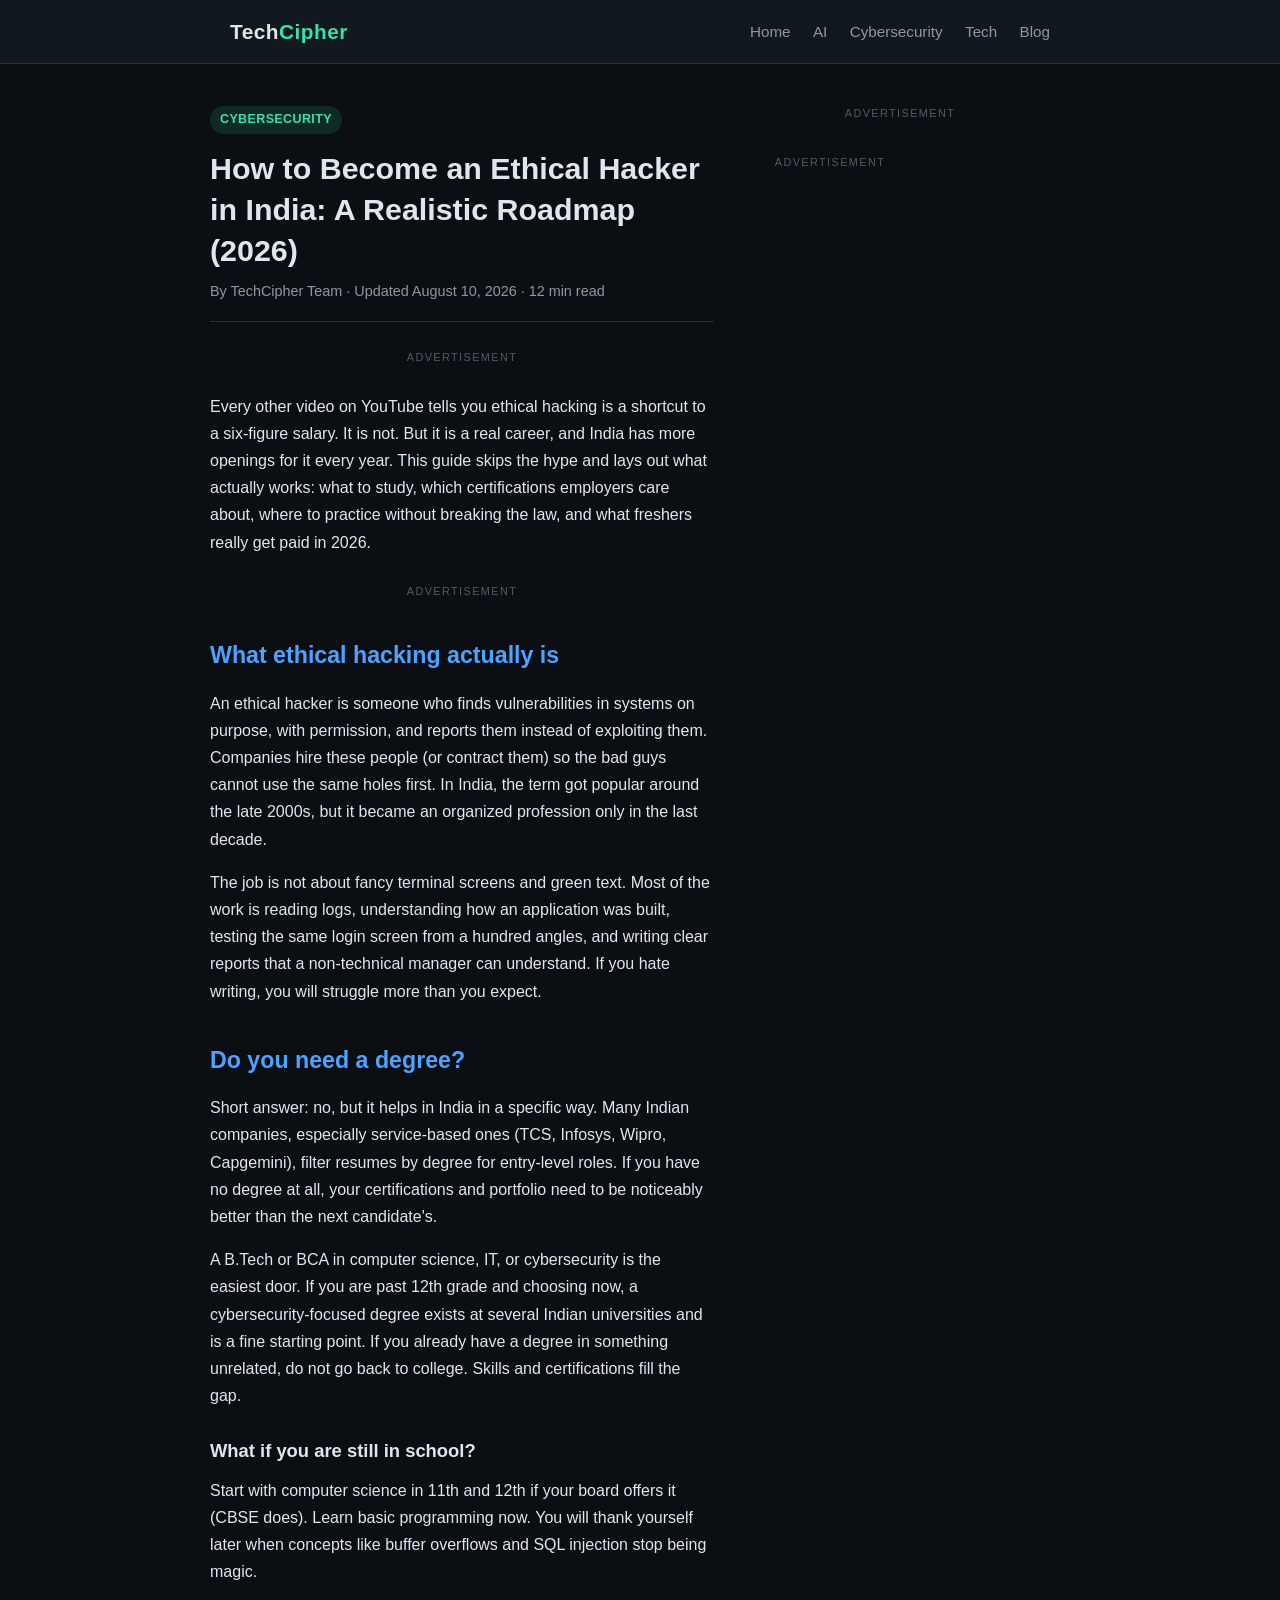
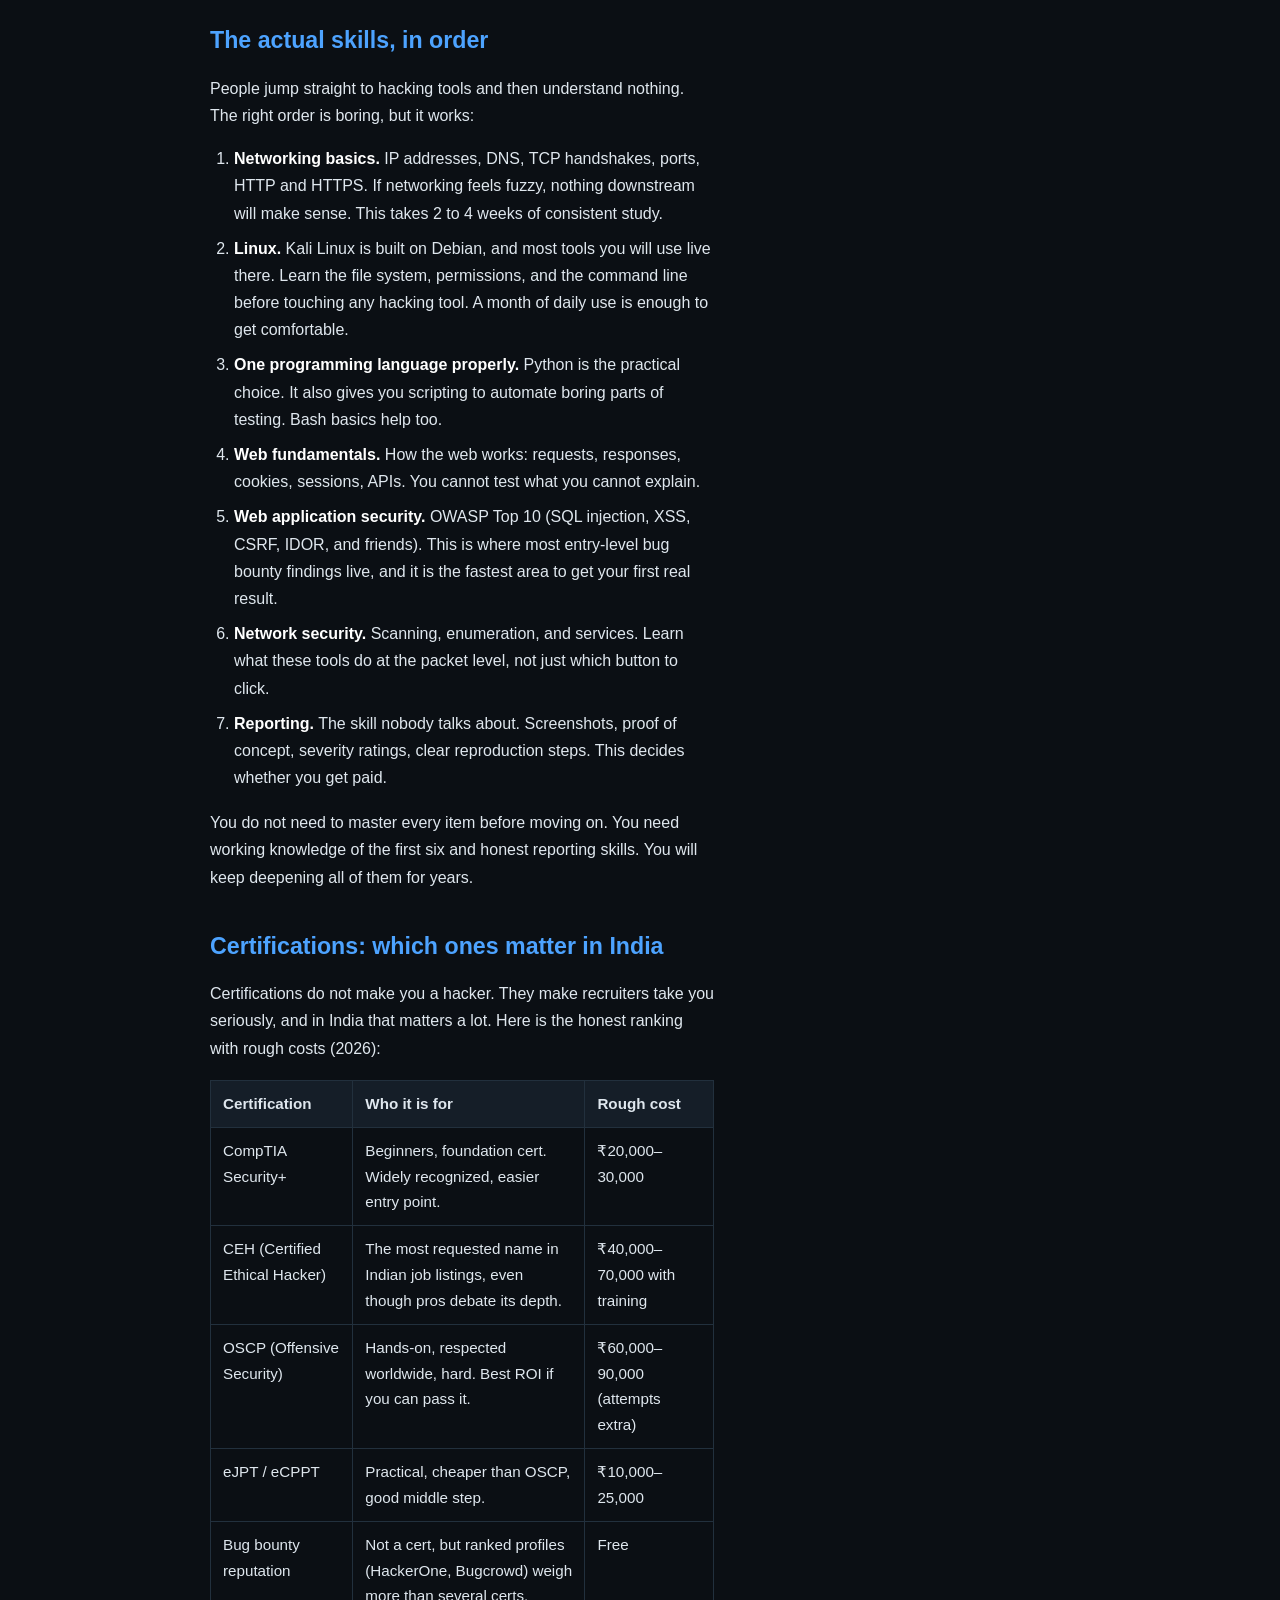
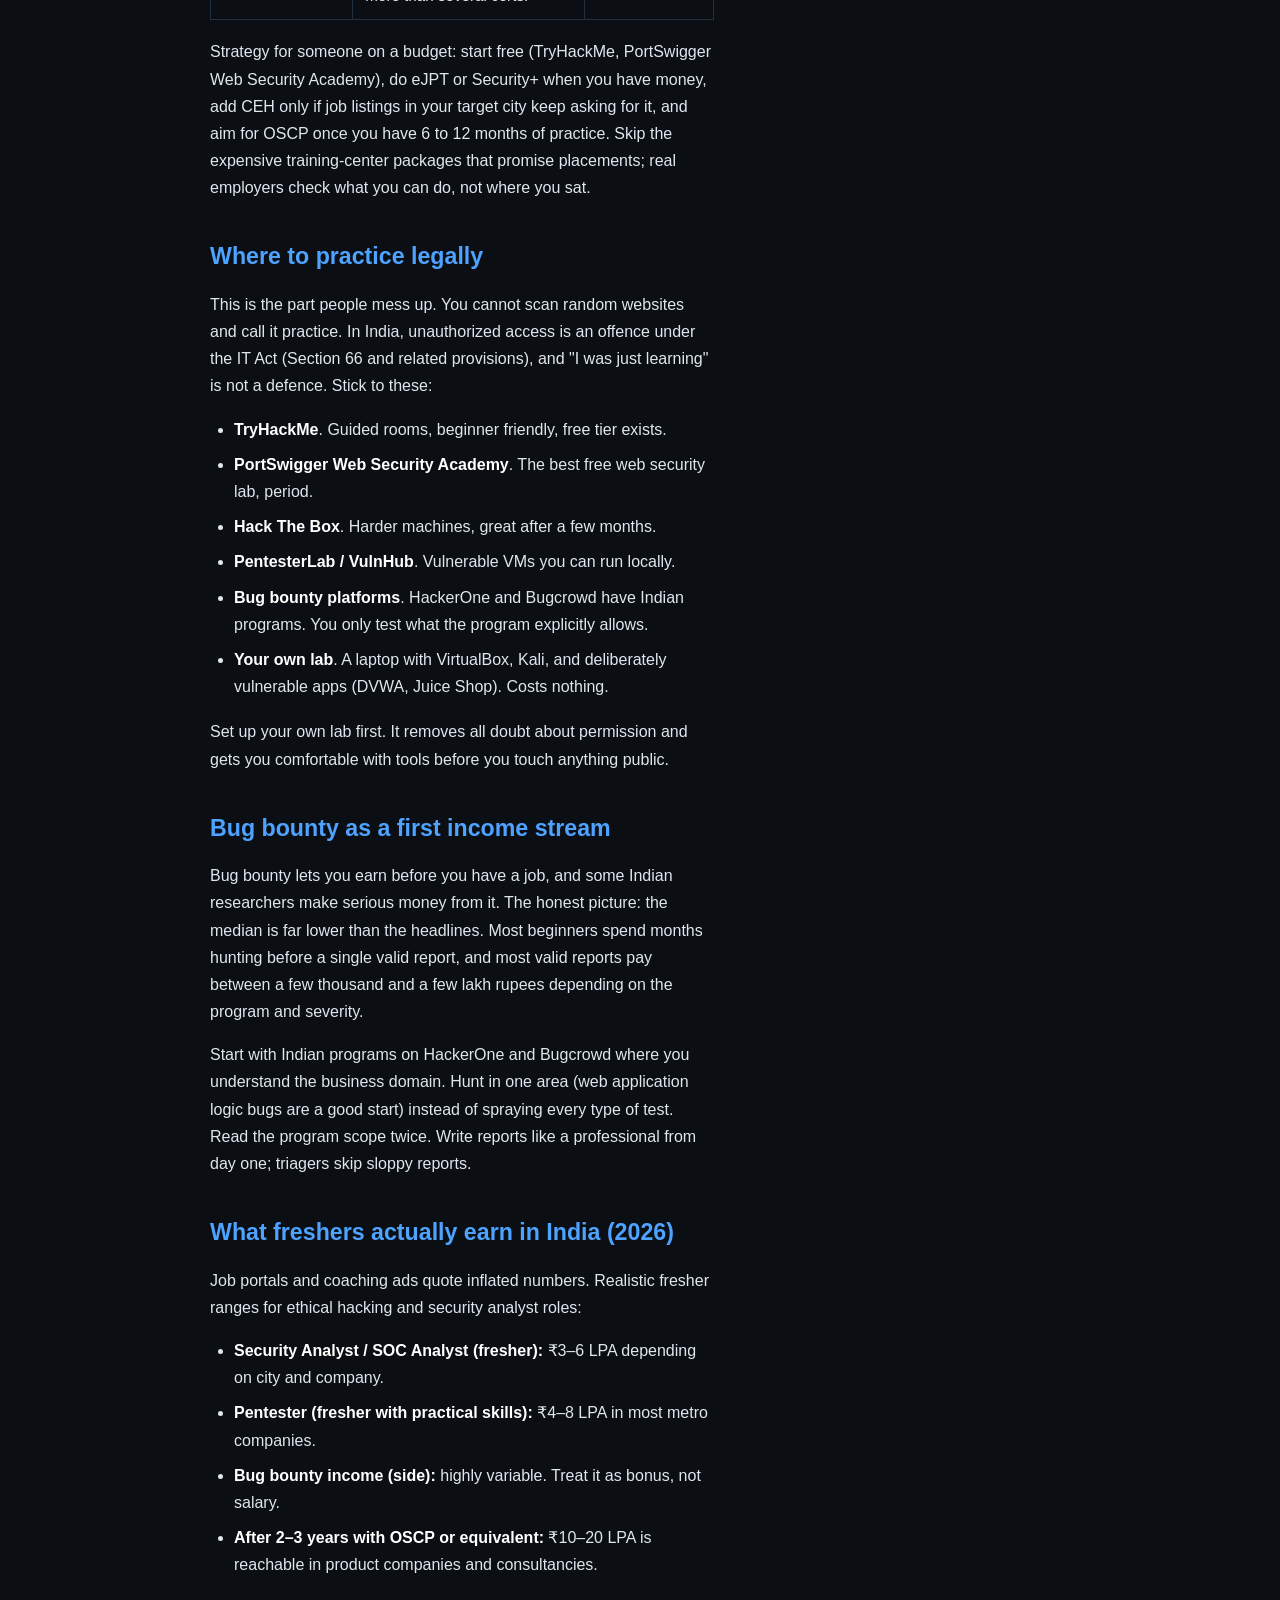
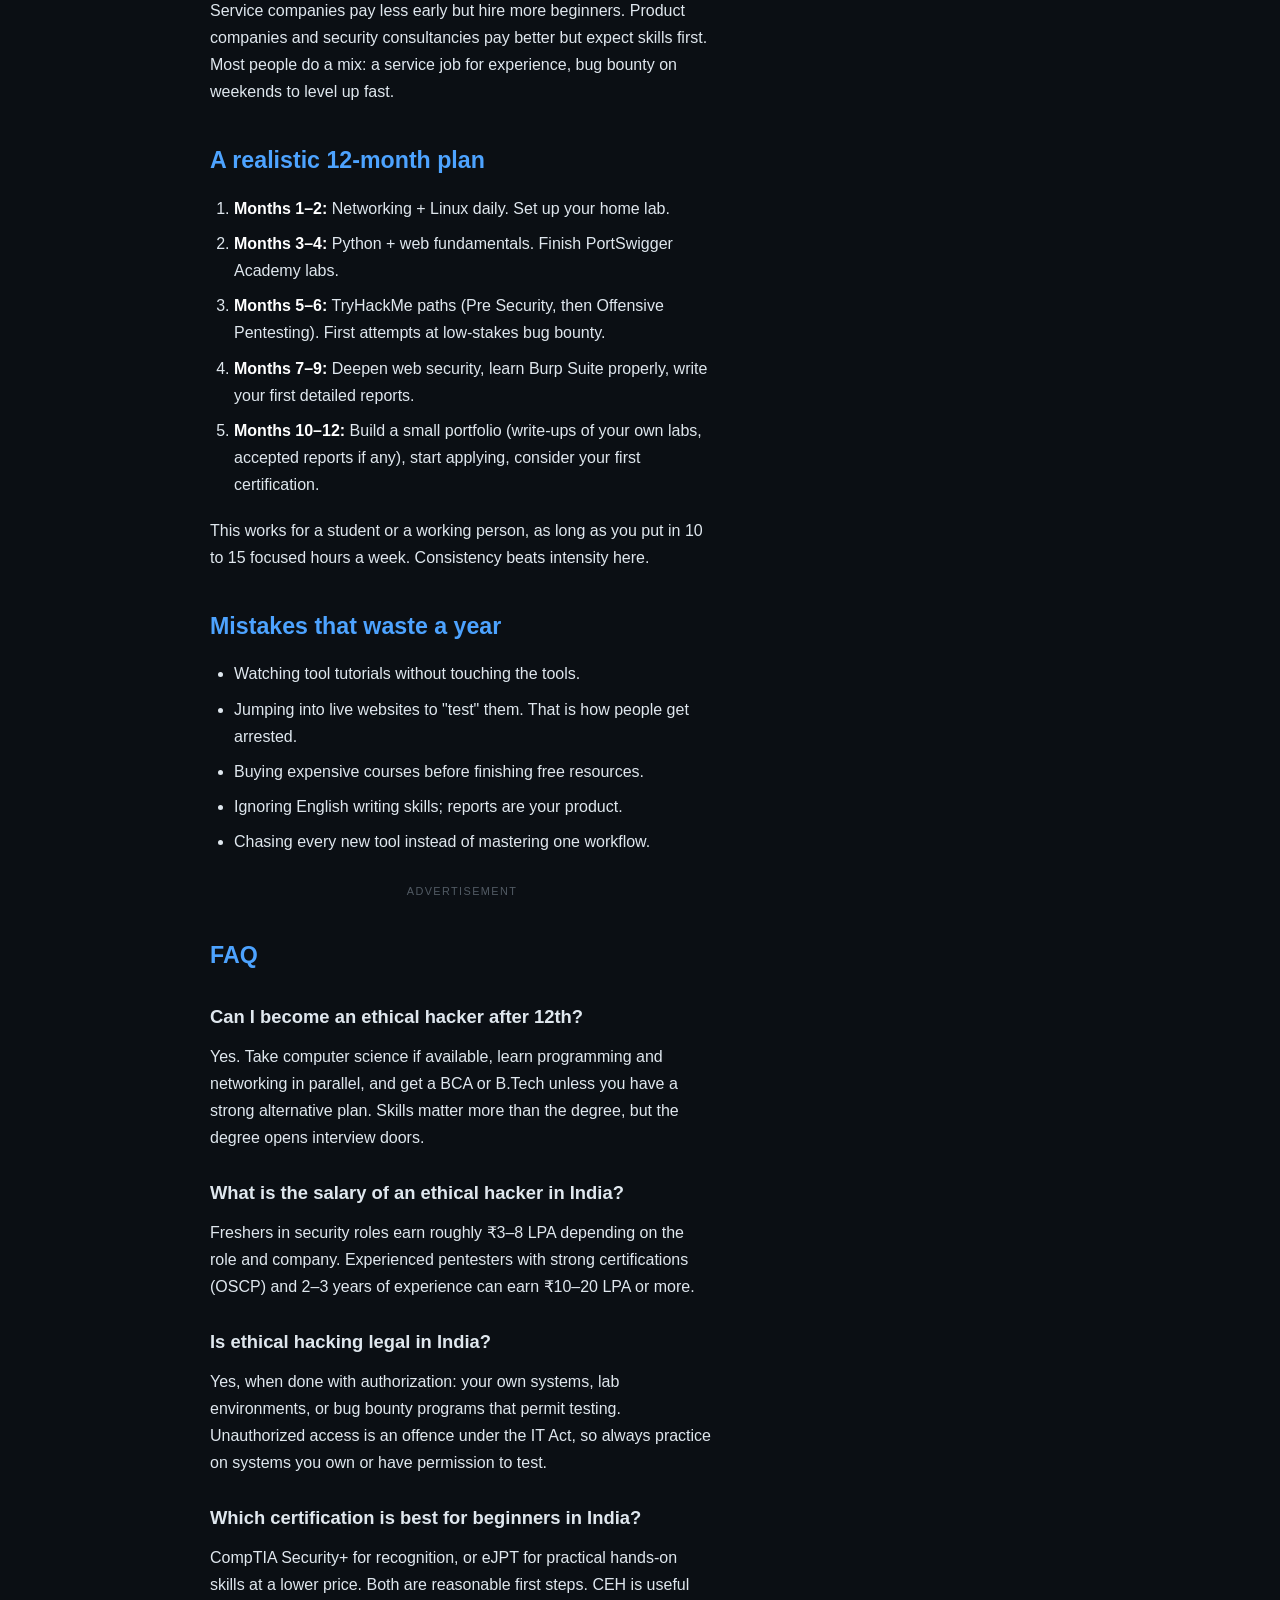
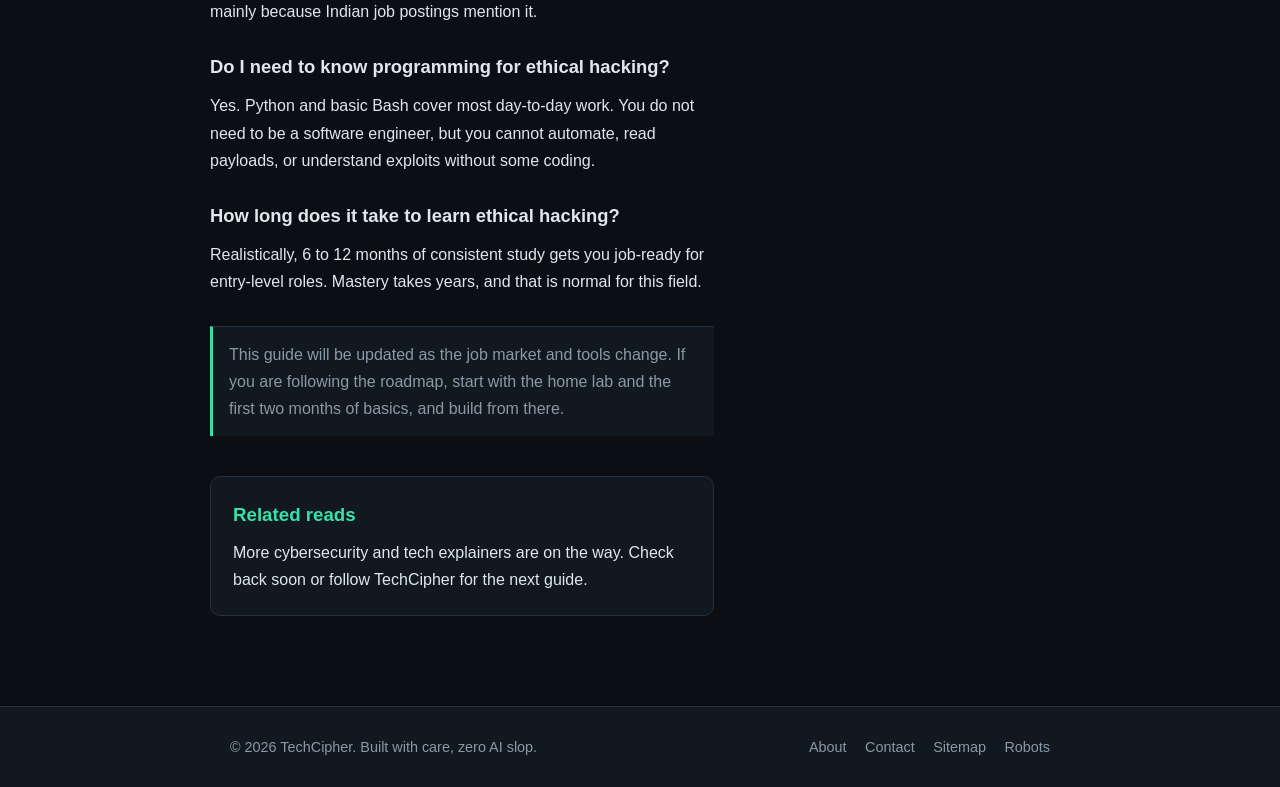
<file: how-to-become-ethical-hacker-in-india.html>
<!DOCTYPE html>
<html lang="en">
<head>
  <meta charset="UTF-8">
  <meta name="viewport" content="width=device-width, initial-scale=1.0">
  <title>How to Become an Ethical Hacker in India (2026 Roadmap)</title>
  <meta name="description" content="The honest path to becoming an ethical hacker in India: what to study, which certifications matter, how to practice legally, and what freshers earn.">
  <meta name="robots" content="index, follow">
  <link rel="canonical" href="https://techcipher.online/how-to-become-ethical-hacker-in-india">
  <link rel="stylesheet" href="css/style.css">
  <meta property="og:type" content="article">
  <meta property="og:title" content="How to Become an Ethical Hacker in India: A Realistic Roadmap (2026)">
  <meta property="og:description" content="What to study, which certifications matter, how to practice legally, and what freshers really earn in India.">
  <meta property="og:url" content="https://techcipher.online/how-to-become-ethical-hacker-in-india">
  <meta property="og:site_name" content="TechCipher">
  <script type="application/ld+json">
  {
    "@context": "https://schema.org",
    "@type": "Article",
    "headline": "How to Become an Ethical Hacker in India: A Realistic Roadmap (2026)",
    "description": "The honest path to becoming an ethical hacker in India: what to study, which certifications matter, how to practice legally, and what freshers really earn.",
    "datePublished": "2026-08-10",
    "dateModified": "2026-08-10",
    "author": {"@type": "Organization", "name": "TechCipher"},
    "publisher": {"@type": "Organization", "name": "TechCipher", "url": "https://techcipher.online"},
    "mainEntityOfPage": "https://techcipher.online/how-to-become-ethical-hacker-in-india"
  }
  </script>
  <script src="https://pl31026321.profitableratecpmnetwork.com/cf/b0/57/cfb057c937e13e558a3a346789e8f77a.js"></script>
</head>
<body>
  <header class="site-header">
    <div class="container">
      <a href="/" class="logo">Tech<span>Cipher</span></a>
      <nav class="main-nav" aria-label="Main navigation">
        <a href="/">Home</a>
        <a href="/#ai">AI</a>
        <a href="/#cybersecurity">Cybersecurity</a>
        <a href="/#tech">Tech</a>
        <a href="/blog">Blog</a>
      </nav>
    </div>
  </header>

  <main class="container article-wrap layout-sidebar">
    <div class="article-main">
    <article>
      <header class="article-header">
        <span class="tag">Cybersecurity</span>
        <h1>How to Become an Ethical Hacker in India: A Realistic Roadmap (2026)</h1>
        <p class="byline">By TechCipher Team &middot; Updated August 10, 2026 &middot; 12 min read</p>
      </header>

      <div class="ad-slot ad-leader">
        <span class="ad-label">Advertisement</span>
        <script>
          atOptions = {
            'key' : 'c77112ce4333732f5644f7d13a031bd7',
            'format' : 'iframe',
            'height' : 90,
            'width' : 728,
            'params' : {}
          };
        </script>
        <script src="https://www.highrevenueformat.com/c77112ce4333732f5644f7d13a031bd7/invoke.js"></script>
      </div>



      <p>Every other video on YouTube tells you ethical hacking is a shortcut to a six-figure salary. It is not. But it is a real career, and India has more openings for it every year. This guide skips the hype and lays out what actually works: what to study, which certifications employers care about, where to practice without breaking the law, and what freshers really get paid in 2026.</p>

      <div class="ad-slot ad-rect">
        <span class="ad-label">Advertisement</span>
        <script>
          atOptions = {
            'key' : '62b9a2f8d2e92897d46502e4bdce031c',
            'format' : 'iframe',
            'height' : 250,
            'width' : 300,
            'params' : {}
          };
        </script>
        <script src="https://www.highrevenueformat.com/62b9a2f8d2e92897d46502e4bdce031c/invoke.js"></script>
      </div>


      <h2>What ethical hacking actually is</h2>
      <p>An ethical hacker is someone who finds vulnerabilities in systems on purpose, with permission, and reports them instead of exploiting them. Companies hire these people (or contract them) so the bad guys cannot use the same holes first. In India, the term got popular around the late 2000s, but it became an organized profession only in the last decade.</p>
      <p>The job is not about fancy terminal screens and green text. Most of the work is reading logs, understanding how an application was built, testing the same login screen from a hundred angles, and writing clear reports that a non-technical manager can understand. If you hate writing, you will struggle more than you expect.</p>

      <h2>Do you need a degree?</h2>
      <p>Short answer: no, but it helps in India in a specific way. Many Indian companies, especially service-based ones (TCS, Infosys, Wipro, Capgemini), filter resumes by degree for entry-level roles. If you have no degree at all, your certifications and portfolio need to be noticeably better than the next candidate's.</p>
      <p>A B.Tech or BCA in computer science, IT, or cybersecurity is the easiest door. If you are past 12th grade and choosing now, a cybersecurity-focused degree exists at several Indian universities and is a fine starting point. If you already have a degree in something unrelated, do not go back to college. Skills and certifications fill the gap.</p>
      <h3>What if you are still in school?</h3>
      <p>Start with computer science in 11th and 12th if your board offers it (CBSE does). Learn basic programming now. You will thank yourself later when concepts like buffer overflows and SQL injection stop being magic.</p>

      <h2>The actual skills, in order</h2>
      <p>People jump straight to hacking tools and then understand nothing. The right order is boring, but it works:</p>
      <ol>
        <li><strong>Networking basics.</strong> IP addresses, DNS, TCP handshakes, ports, HTTP and HTTPS. If networking feels fuzzy, nothing downstream will make sense. This takes 2 to 4 weeks of consistent study.</li>
        <li><strong>Linux.</strong> Kali Linux is built on Debian, and most tools you will use live there. Learn the file system, permissions, and the command line before touching any hacking tool. A month of daily use is enough to get comfortable.</li>
        <li><strong>One programming language properly.</strong> Python is the practical choice. It also gives you scripting to automate boring parts of testing. Bash basics help too.</li>
        <li><strong>Web fundamentals.</strong> How the web works: requests, responses, cookies, sessions, APIs. You cannot test what you cannot explain.</li>
        <li><strong>Web application security.</strong> OWASP Top 10 (SQL injection, XSS, CSRF, IDOR, and friends). This is where most entry-level bug bounty findings live, and it is the fastest area to get your first real result.</li>
        <li><strong>Network security.</strong> Scanning, enumeration, and services. Learn what these tools do at the packet level, not just which button to click.</li>
        <li><strong>Reporting.</strong> The skill nobody talks about. Screenshots, proof of concept, severity ratings, clear reproduction steps. This decides whether you get paid.</li>
      </ol>
      <p>You do not need to master every item before moving on. You need working knowledge of the first six and honest reporting skills. You will keep deepening all of them for years.</p>

      <h2>Certifications: which ones matter in India</h2>
      <p>Certifications do not make you a hacker. They make recruiters take you seriously, and in India that matters a lot. Here is the honest ranking with rough costs (2026):</p>
      <table>
        <thead>
          <tr><th>Certification</th><th>Who it is for</th><th>Rough cost</th></tr>
        </thead>
        <tbody>
          <tr><td>CompTIA Security+</td><td>Beginners, foundation cert. Widely recognized, easier entry point.</td><td>&#8377;20,000&#8211;30,000</td></tr>
          <tr><td>CEH (Certified Ethical Hacker)</td><td>The most requested name in Indian job listings, even though pros debate its depth.</td><td>&#8377;40,000&#8211;70,000 with training</td></tr>
          <tr><td>OSCP (Offensive Security)</td><td>Hands-on, respected worldwide, hard. Best ROI if you can pass it.</td><td>&#8377;60,000&#8211;90,000 (attempts extra)</td></tr>
          <tr><td>eJPT / eCPPT</td><td>Practical, cheaper than OSCP, good middle step.</td><td>&#8377;10,000&#8211;25,000</td></tr>
          <tr><td>Bug bounty reputation</td><td>Not a cert, but ranked profiles (HackerOne, Bugcrowd) weigh more than several certs.</td><td>Free</td></tr>
        </tbody>
      </table>
      <p>Strategy for someone on a budget: start free (TryHackMe, PortSwigger Web Security Academy), do eJPT or Security+ when you have money, add CEH only if job listings in your target city keep asking for it, and aim for OSCP once you have 6 to 12 months of practice. Skip the expensive training-center packages that promise placements; real employers check what you can do, not where you sat.</p>

      <h2>Where to practice legally</h2>
      <p>This is the part people mess up. You cannot scan random websites and call it practice. In India, unauthorized access is an offence under the IT Act (Section 66 and related provisions), and "I was just learning" is not a defence. Stick to these:</p>
      <ul>
        <li><strong>TryHackMe</strong>. Guided rooms, beginner friendly, free tier exists.</li>
        <li><strong>PortSwigger Web Security Academy</strong>. The best free web security lab, period.</li>
        <li><strong>Hack The Box</strong>. Harder machines, great after a few months.</li>
        <li><strong>PentesterLab / VulnHub</strong>. Vulnerable VMs you can run locally.</li>
        <li><strong>Bug bounty platforms</strong>. HackerOne and Bugcrowd have Indian programs. You only test what the program explicitly allows.</li>
        <li><strong>Your own lab</strong>. A laptop with VirtualBox, Kali, and deliberately vulnerable apps (DVWA, Juice Shop). Costs nothing.</li>
      </ul>
      <p>Set up your own lab first. It removes all doubt about permission and gets you comfortable with tools before you touch anything public.</p>

      <h2>Bug bounty as a first income stream</h2>
      <p>Bug bounty lets you earn before you have a job, and some Indian researchers make serious money from it. The honest picture: the median is far lower than the headlines. Most beginners spend months hunting before a single valid report, and most valid reports pay between a few thousand and a few lakh rupees depending on the program and severity.</p>
      <p>Start with Indian programs on HackerOne and Bugcrowd where you understand the business domain. Hunt in one area (web application logic bugs are a good start) instead of spraying every type of test. Read the program scope twice. Write reports like a professional from day one; triagers skip sloppy reports.</p>

      <h2>What freshers actually earn in India (2026)</h2>
      <p>Job portals and coaching ads quote inflated numbers. Realistic fresher ranges for ethical hacking and security analyst roles:</p>
      <ul>
        <li><strong>Security Analyst / SOC Analyst (fresher):</strong> &#8377;3&#8211;6 LPA depending on city and company.</li>
        <li><strong>Pentester (fresher with practical skills):</strong> &#8377;4&#8211;8 LPA in most metro companies.</li>
        <li><strong>Bug bounty income (side):</strong> highly variable. Treat it as bonus, not salary.</li>
        <li><strong>After 2&#8211;3 years with OSCP or equivalent:</strong> &#8377;10&#8211;20 LPA is reachable in product companies and consultancies.</li>
      </ul>
      <p>Service companies pay less early but hire more beginners. Product companies and security consultancies pay better but expect skills first. Most people do a mix: a service job for experience, bug bounty on weekends to level up fast.</p>

      <h2>A realistic 12-month plan</h2>
      <ol>
        <li><strong>Months 1&#8211;2:</strong> Networking + Linux daily. Set up your home lab.</li>
        <li><strong>Months 3&#8211;4:</strong> Python + web fundamentals. Finish PortSwigger Academy labs.</li>
        <li><strong>Months 5&#8211;6:</strong> TryHackMe paths (Pre Security, then Offensive Pentesting). First attempts at low-stakes bug bounty.</li>
        <li><strong>Months 7&#8211;9:</strong> Deepen web security, learn Burp Suite properly, write your first detailed reports.</li>
        <li><strong>Months 10&#8211;12:</strong> Build a small portfolio (write-ups of your own labs, accepted reports if any), start applying, consider your first certification.</li>
      </ol>
      <p>This works for a student or a working person, as long as you put in 10 to 15 focused hours a week. Consistency beats intensity here.</p>

      <h2>Mistakes that waste a year</h2>
      <ul>
        <li>Watching tool tutorials without touching the tools.</li>
        <li>Jumping into live websites to "test" them. That is how people get arrested.</li>
        <li>Buying expensive courses before finishing free resources.</li>
        <li>Ignoring English writing skills; reports are your product.</li>
        <li>Chasing every new tool instead of mastering one workflow.</li>
      </ul>

            <div class="ad-slot ad-banner">
        <span class="ad-label">Advertisement</span>
        <script>
          atOptions = {
            'key' : '94caf29d0fa07590490e52b9b41b5c8f',
            'format' : 'iframe',
            'height' : 60,
            'width' : 468,
            'params' : {}
          };
        </script>
        <script src="https://www.highrevenueformat.com/94caf29d0fa07590490e52b9b41b5c8f/invoke.js"></script>
      </div>

<h2>FAQ</h2>
      <h3>Can I become an ethical hacker after 12th?</h3>
      <p>Yes. Take computer science if available, learn programming and networking in parallel, and get a BCA or B.Tech unless you have a strong alternative plan. Skills matter more than the degree, but the degree opens interview doors.</p>
      <h3>What is the salary of an ethical hacker in India?</h3>
      <p>Freshers in security roles earn roughly &#8377;3&#8211;8 LPA depending on the role and company. Experienced pentesters with strong certifications (OSCP) and 2&#8211;3 years of experience can earn &#8377;10&#8211;20 LPA or more.</p>
      <h3>Is ethical hacking legal in India?</h3>
      <p>Yes, when done with authorization: your own systems, lab environments, or bug bounty programs that permit testing. Unauthorized access is an offence under the IT Act, so always practice on systems you own or have permission to test.</p>
      <h3>Which certification is best for beginners in India?</h3>
      <p>CompTIA Security+ for recognition, or eJPT for practical hands-on skills at a lower price. Both are reasonable first steps. CEH is useful mainly because Indian job postings mention it.</p>
      <h3>Do I need to know programming for ethical hacking?</h3>
      <p>Yes. Python and basic Bash cover most day-to-day work. You do not need to be a software engineer, but you cannot automate, read payloads, or understand exploits without some coding.</p>
      <h3>How long does it take to learn ethical hacking?</h3>
      <p>Realistically, 6 to 12 months of consistent study gets you job-ready for entry-level roles. Mastery takes years, and that is normal for this field.</p>

      <p class="article-end">This guide will be updated as the job market and tools change. If you are following the roadmap, start with the home lab and the first two months of basics, and build from there.</p>
    </article>

    <aside class="related">
      <h3>Related reads</h3>
      <p>More cybersecurity and tech explainers are on the way. Check back soon or follow TechCipher for the next guide.</p>
    </aside>
    </div>

    <aside class="ad-sidebar">
      <div class="ad-slot ad-rect">
        <span class="ad-label">Advertisement</span>
        <script>
          atOptions = {
            'key' : '62b9a2f8d2e92897d46502e4bdce031c',
            'format' : 'iframe',
            'height' : 250,
            'width' : 300,
            'params' : {}
          };
        </script>
        <script src="https://www.highrevenueformat.com/62b9a2f8d2e92897d46502e4bdce031c/invoke.js"></script>
      </div>
      <div class="ad-slot ad-sky">
        <span class="ad-label">Advertisement</span>
        <script>
          atOptions = {
            'key' : '7512cd8a458440e5ccd2930ae886fdfc',
            'format' : 'iframe',
            'height' : 600,
            'width' : 160,
            'params' : {}
          };
        </script>
        <script src="https://www.highrevenueformat.com/7512cd8a458440e5ccd2930ae886fdfc/invoke.js"></script>
      </div>
    </aside>
  </main>

  <footer class="site-footer">
    <div class="container">
      <p>&copy; 2026 TechCipher. Built with care, zero AI slop.</p>
      <nav aria-label="Footer navigation">
        <a href="/about">About</a>
        <a href="/contact">Contact</a>
        <a href="/sitemap.xml">Sitemap</a>
        <a href="/robots.txt">Robots</a>
      </nav>
    </div>
  </footer>
</body>
</html>
</file>
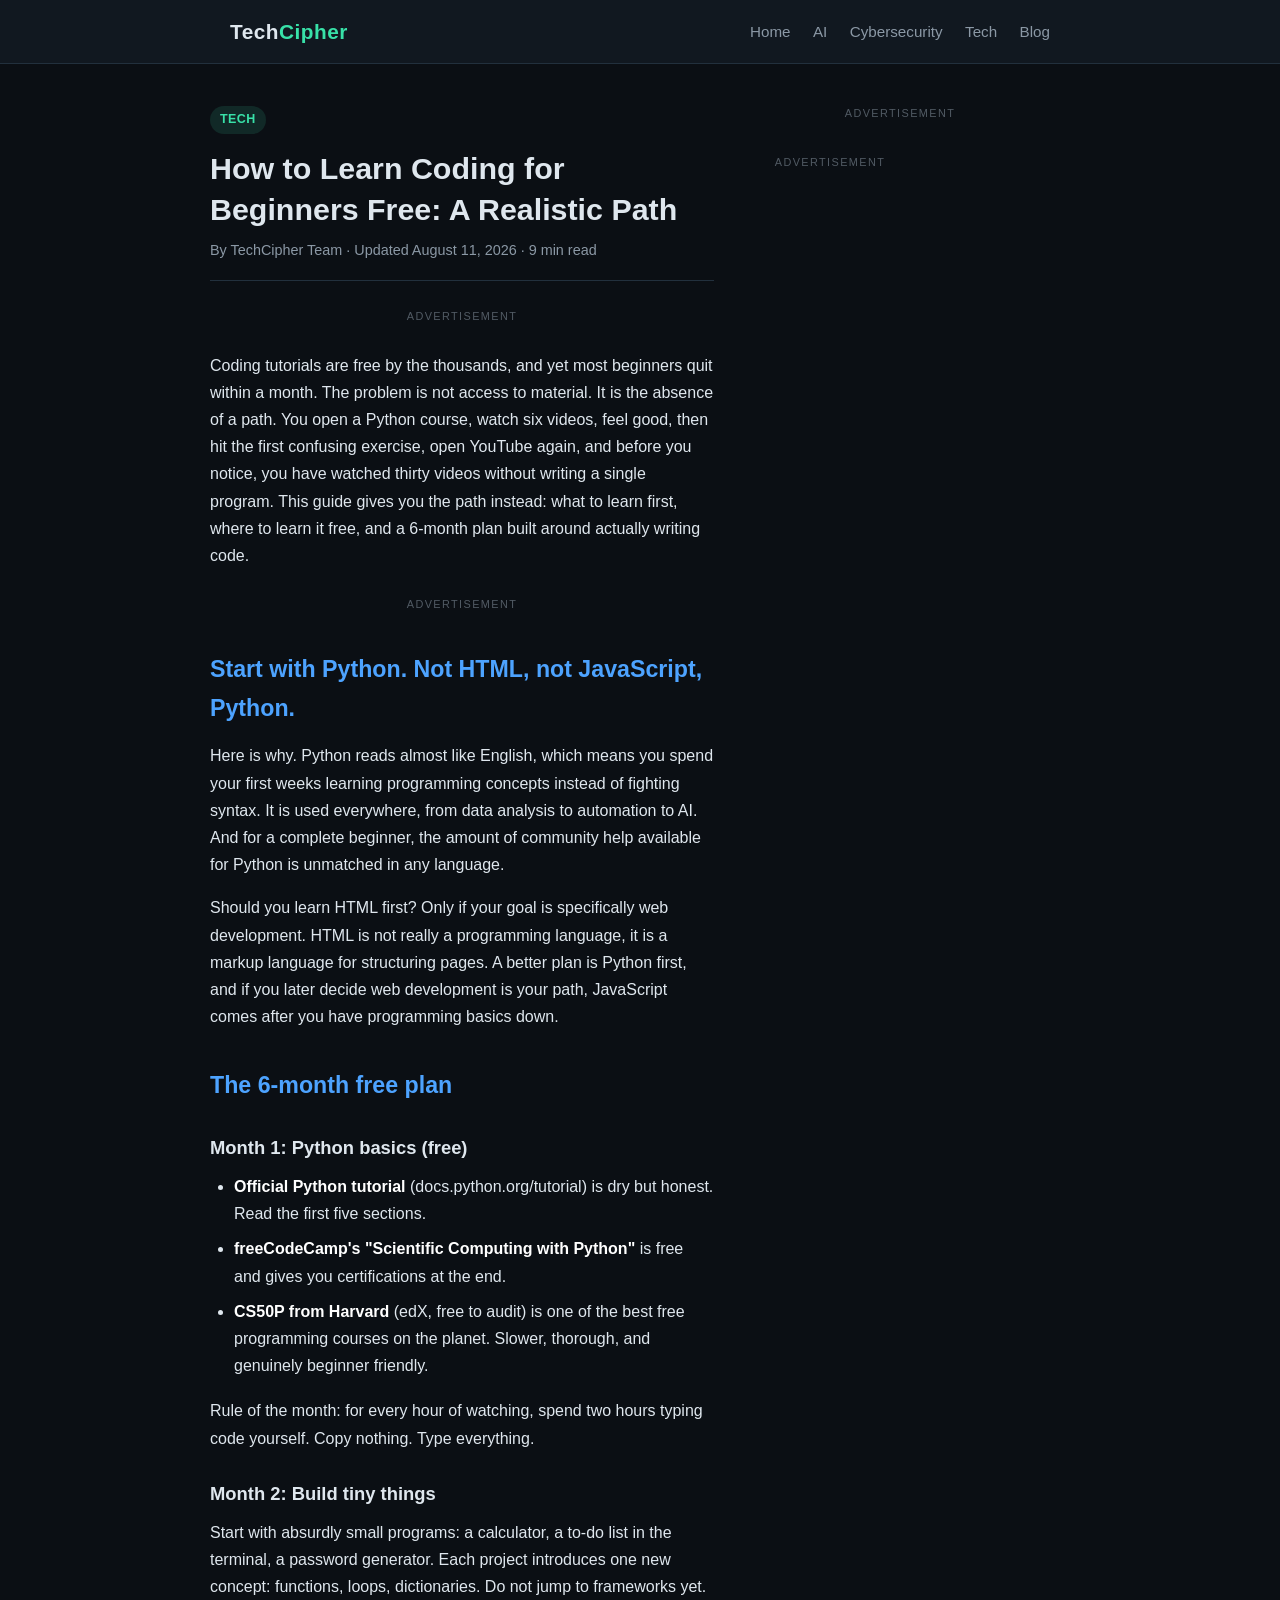
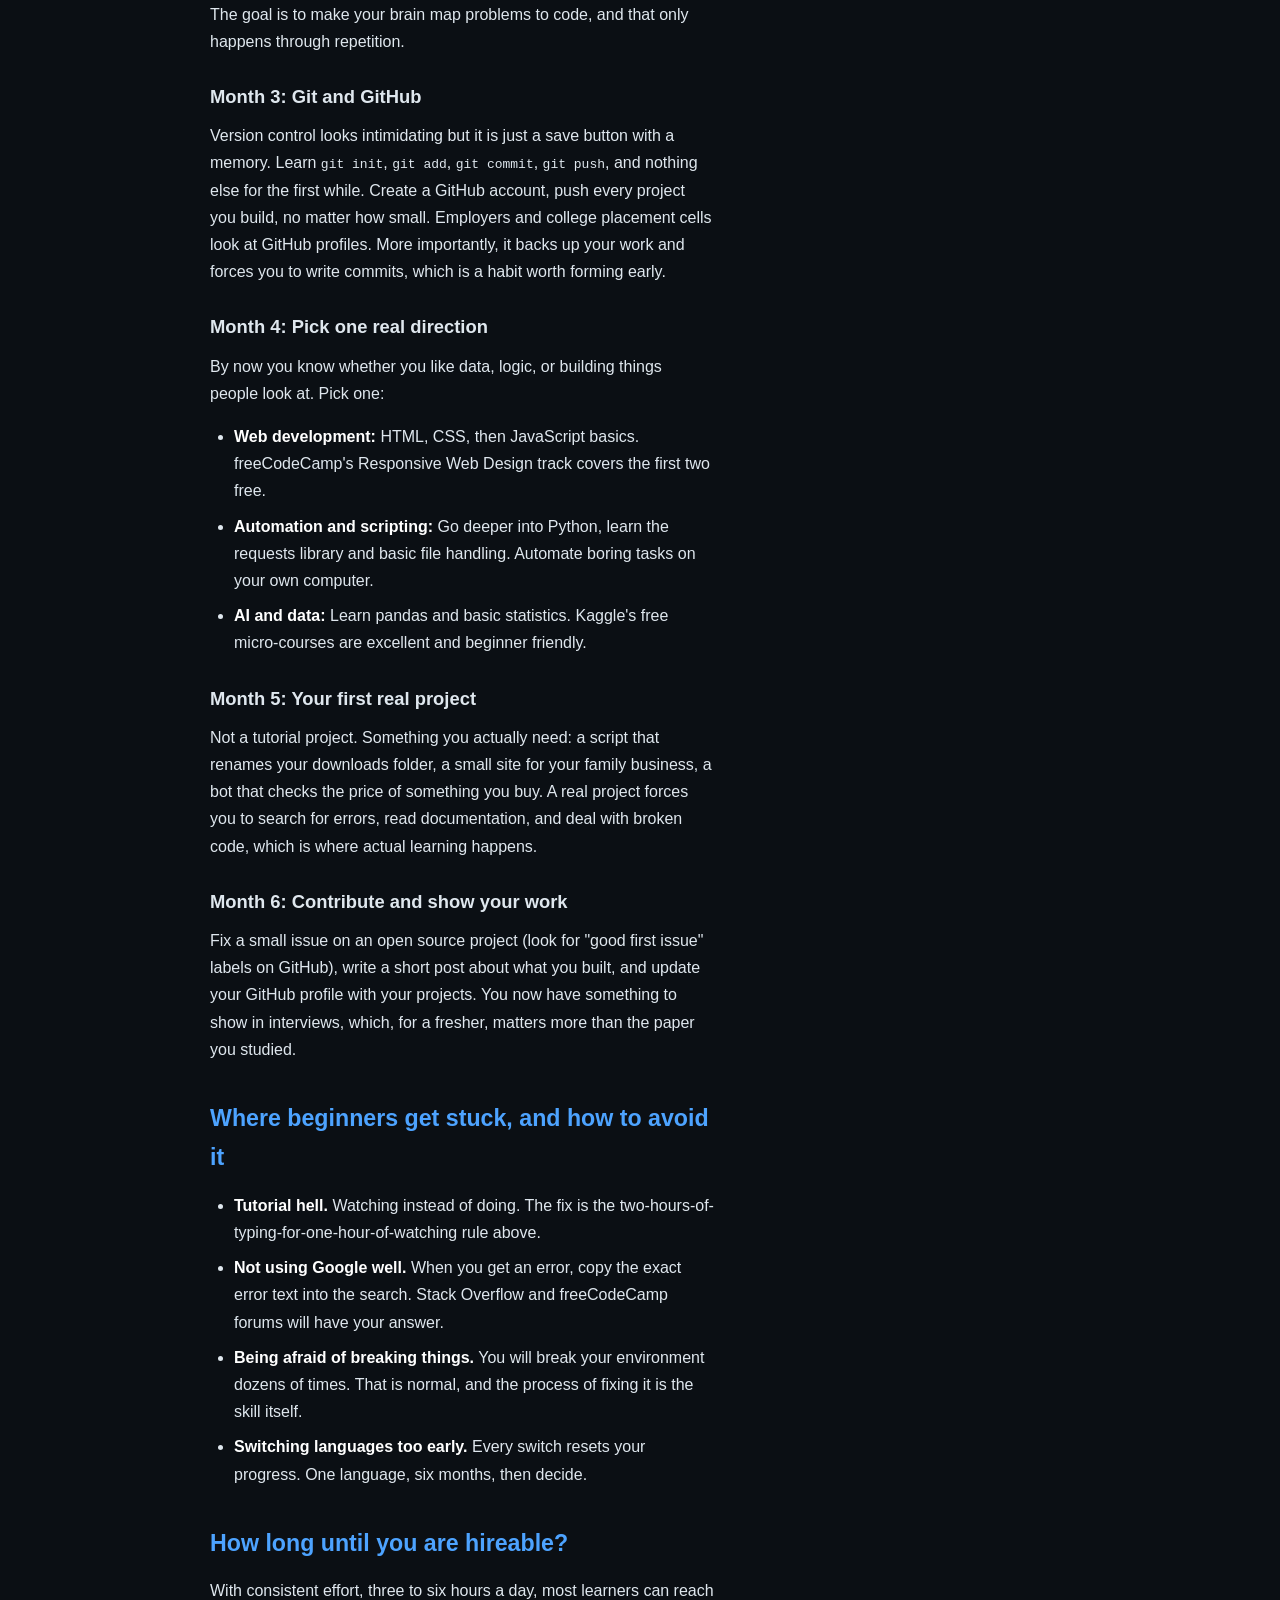
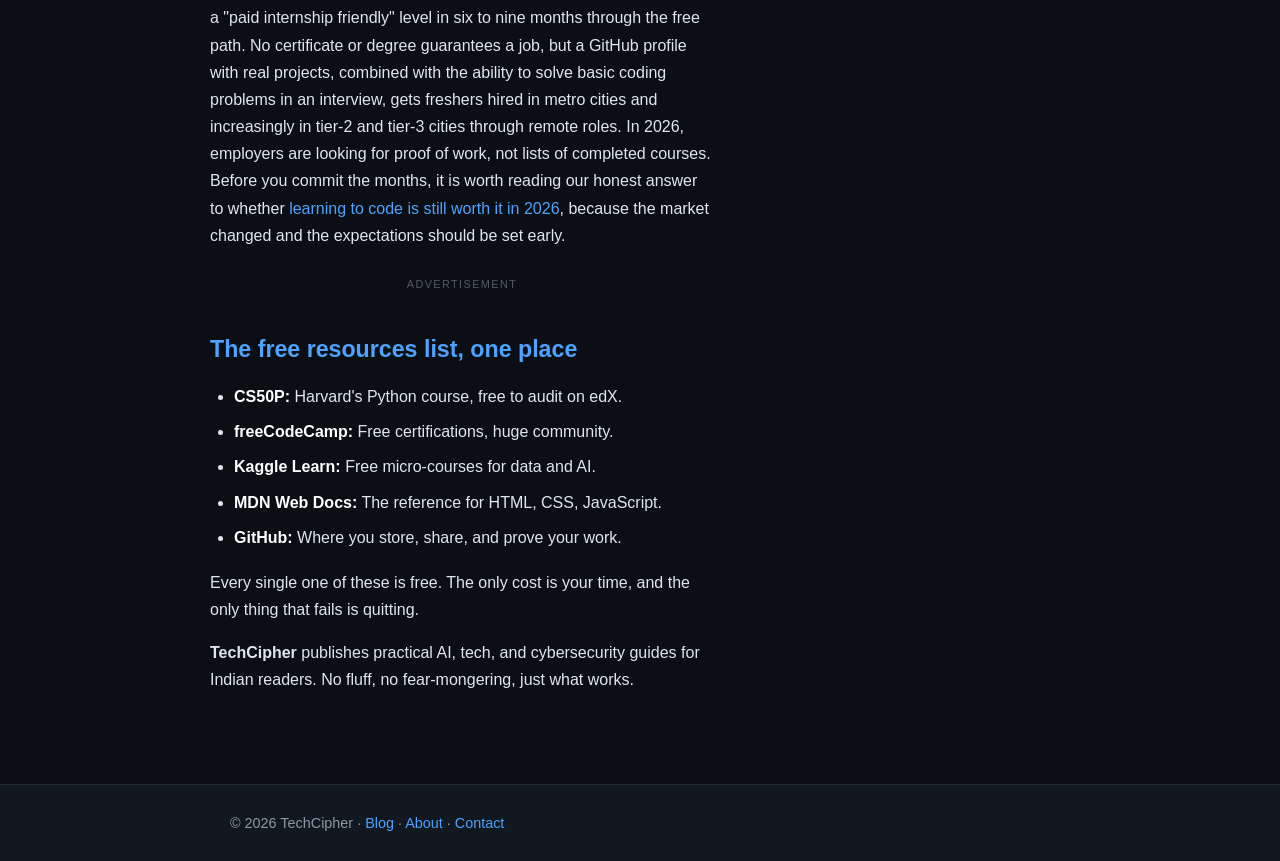
<file: how-to-learn-coding-for-beginners-free.html>
<!DOCTYPE html>
<html lang="en">
<head>
  <meta charset="UTF-8">
  <meta name="viewport" content="width=device-width, initial-scale=1.0">
  <title>How to Learn Coding for Beginners Free: A Realistic Path</title>
  <meta name="description" content="Learn coding for free in India: which language to start with, best free resources, how long it takes, and a 6-month plan that actually works.">
  <meta name="robots" content="index, follow">
  <link rel="canonical" href="https://techcipher.online/how-to-learn-coding-for-beginners-free">
  <link rel="stylesheet" href="css/style.css">
  <meta property="og:type" content="article">
  <meta property="og:title" content="How to Learn Coding for Beginners Free: A Realistic Path">
  <meta property="og:description" content="Which language to start with, best free resources, and a 6-month plan that works.">
  <meta property="og:url" content="https://techcipher.online/how-to-learn-coding-for-beginners-free">
  <meta property="og:site_name" content="TechCipher">
  <script type="application/ld+json">
  {
    "@context": "https://schema.org",
    "@type": "Article",
    "headline": "How to Learn Coding for Beginners Free: A Realistic Path",
    "description": "Learn coding for free in India: which language to start with, best free resources, how long it takes, and a 6-month plan that actually works.",
    "datePublished": "2026-08-11",
    "dateModified": "2026-08-11",
    "author": {"@type": "Organization", "name": "TechCipher"},
    "publisher": {"@type": "Organization", "name": "TechCipher", "url": "https://techcipher.online"},
    "mainEntityOfPage": "https://techcipher.online/how-to-learn-coding-for-beginners-free"
  }
  </script>
  <script src="https://pl31026321.profitableratecpmnetwork.com/cf/b0/57/cfb057c937e13e558a3a346789e8f77a.js"></script>
</head>
<body>
  <header class="site-header">
    <div class="container">
      <a href="/" class="logo">Tech<span>Cipher</span></a>
      <nav class="main-nav" aria-label="Main navigation">
        <a href="/">Home</a>
        <a href="/#ai">AI</a>
        <a href="/#cybersecurity">Cybersecurity</a>
        <a href="/#tech">Tech</a>
        <a href="/blog">Blog</a>
      </nav>
    </div>
  </header>

  <main class="container article-wrap layout-sidebar">
    <div class="article-main">
    <article>
      <header class="article-header">
        <span class="tag">Tech</span>
        <h1>How to Learn Coding for Beginners Free: A Realistic Path</h1>
        <p class="byline">By TechCipher Team &middot; Updated August 11, 2026 &middot; 9 min read</p>
      </header>

      <div class="ad-slot ad-leader">
        <span class="ad-label">Advertisement</span>
        <script>
          atOptions = {
            'key' : 'c77112ce4333732f5644f7d13a031bd7',
            'format' : 'iframe',
            'height' : 90,
            'width' : 728,
            'params' : {}
          };
        </script>
        <script src="https://www.highrevenueformat.com/c77112ce4333732f5644f7d13a031bd7/invoke.js"></script>
      </div>



      <p>Coding tutorials are free by the thousands, and yet most beginners quit within a month. The problem is not access to material. It is the absence of a path. You open a Python course, watch six videos, feel good, then hit the first confusing exercise, open YouTube again, and before you notice, you have watched thirty videos without writing a single program. This guide gives you the path instead: what to learn first, where to learn it free, and a 6-month plan built around actually writing code.</p>

      <div class="ad-slot ad-rect">
        <span class="ad-label">Advertisement</span>
        <script>
          atOptions = {
            'key' : '62b9a2f8d2e92897d46502e4bdce031c',
            'format' : 'iframe',
            'height' : 250,
            'width' : 300,
            'params' : {}
          };
        </script>
        <script src="https://www.highrevenueformat.com/62b9a2f8d2e92897d46502e4bdce031c/invoke.js"></script>
      </div>


      <h2>Start with Python. Not HTML, not JavaScript, Python.</h2>
      <p>Here is why. Python reads almost like English, which means you spend your first weeks learning programming concepts instead of fighting syntax. It is used everywhere, from data analysis to automation to AI. And for a complete beginner, the amount of community help available for Python is unmatched in any language.</p>
      <p>Should you learn HTML first? Only if your goal is specifically web development. HTML is not really a programming language, it is a markup language for structuring pages. A better plan is Python first, and if you later decide web development is your path, JavaScript comes after you have programming basics down.</p>

      <h2>The 6-month free plan</h2>

      <h3>Month 1: Python basics (free)</h3>
      <ul>
        <li><strong>Official Python tutorial</strong> (docs.python.org/tutorial) is dry but honest. Read the first five sections.</li>
        <li><strong>freeCodeCamp's "Scientific Computing with Python"</strong> is free and gives you certifications at the end.</li>
        <li><strong>CS50P from Harvard</strong> (edX, free to audit) is one of the best free programming courses on the planet. Slower, thorough, and genuinely beginner friendly.</li>
      </ul>
      <p>Rule of the month: for every hour of watching, spend two hours typing code yourself. Copy nothing. Type everything.</p>

      <h3>Month 2: Build tiny things</h3>
      <p>Start with absurdly small programs: a calculator, a to-do list in the terminal, a password generator. Each project introduces one new concept: functions, loops, dictionaries. Do not jump to frameworks yet. The goal is to make your brain map problems to code, and that only happens through repetition.</p>

      <h3>Month 3: Git and GitHub</h3>
      <p>Version control looks intimidating but it is just a save button with a memory. Learn <code>git init</code>, <code>git add</code>, <code>git commit</code>, <code>git push</code>, and nothing else for the first while. Create a GitHub account, push every project you build, no matter how small. Employers and college placement cells look at GitHub profiles. More importantly, it backs up your work and forces you to write commits, which is a habit worth forming early.</p>

      <h3>Month 4: Pick one real direction</h3>
      <p>By now you know whether you like data, logic, or building things people look at. Pick one:</p>
      <ul>
        <li><strong>Web development:</strong> HTML, CSS, then JavaScript basics. freeCodeCamp's Responsive Web Design track covers the first two free.</li>
        <li><strong>Automation and scripting:</strong> Go deeper into Python, learn the requests library and basic file handling. Automate boring tasks on your own computer.</li>
        <li><strong>AI and data:</strong> Learn pandas and basic statistics. Kaggle's free micro-courses are excellent and beginner friendly.</li>
      </ul>

      <h3>Month 5: Your first real project</h3>
      <p>Not a tutorial project. Something you actually need: a script that renames your downloads folder, a small site for your family business, a bot that checks the price of something you buy. A real project forces you to search for errors, read documentation, and deal with broken code, which is where actual learning happens.</p>

      <h3>Month 6: Contribute and show your work</h3>
      <p>Fix a small issue on an open source project (look for "good first issue" labels on GitHub), write a short post about what you built, and update your GitHub profile with your projects. You now have something to show in interviews, which, for a fresher, matters more than the paper you studied.</p>

      <h2>Where beginners get stuck, and how to avoid it</h2>
      <ul>
        <li><strong>Tutorial hell.</strong> Watching instead of doing. The fix is the two-hours-of-typing-for-one-hour-of-watching rule above.</li>
        <li><strong>Not using Google well.</strong> When you get an error, copy the exact error text into the search. Stack Overflow and freeCodeCamp forums will have your answer.</li>
        <li><strong>Being afraid of breaking things.</strong> You will break your environment dozens of times. That is normal, and the process of fixing it is the skill itself.</li>
        <li><strong>Switching languages too early.</strong> Every switch resets your progress. One language, six months, then decide.</li>
      </ul>

      <h2>How long until you are hireable?</h2>
      <p>With consistent effort, three to six hours a day, most learners can reach a "paid internship friendly" level in six to nine months through the free path. No certificate or degree guarantees a job, but a GitHub profile with real projects, combined with the ability to solve basic coding problems in an interview, gets freshers hired in metro cities and increasingly in tier-2 and tier-3 cities through remote roles. In 2026, employers are looking for proof of work, not lists of completed courses. Before you commit the months, it is worth reading our honest answer to whether <a href="/is-it-worth-learning-to-code-in-2026">learning to code is still worth it in 2026</a>, because the market changed and the expectations should be set early.</p>

            <div class="ad-slot ad-banner">
        <span class="ad-label">Advertisement</span>
        <script>
          atOptions = {
            'key' : '94caf29d0fa07590490e52b9b41b5c8f',
            'format' : 'iframe',
            'height' : 60,
            'width' : 468,
            'params' : {}
          };
        </script>
        <script src="https://www.highrevenueformat.com/94caf29d0fa07590490e52b9b41b5c8f/invoke.js"></script>
      </div>

<h2>The free resources list, one place</h2>
      <ul>
        <li><strong>CS50P:</strong> Harvard's Python course, free to audit on edX.</li>
        <li><strong>freeCodeCamp:</strong> Free certifications, huge community.</li>
        <li><strong>Kaggle Learn:</strong> Free micro-courses for data and AI.</li>
        <li><strong>MDN Web Docs:</strong> The reference for HTML, CSS, JavaScript.</li>
        <li><strong>GitHub:</strong> Where you store, share, and prove your work.</li>
      </ul>
      <p>Every single one of these is free. The only cost is your time, and the only thing that fails is quitting.</p>
    </article>

    <aside class="author-box">
      <p><strong>TechCipher</strong> publishes practical AI, tech, and cybersecurity guides for Indian readers. No fluff, no fear-mongering, just what works.</p>
    </aside>
    </div>

    <aside class="ad-sidebar">
      <div class="ad-slot ad-rect">
        <span class="ad-label">Advertisement</span>
        <script>
          atOptions = {
            'key' : '62b9a2f8d2e92897d46502e4bdce031c',
            'format' : 'iframe',
            'height' : 250,
            'width' : 300,
            'params' : {}
          };
        </script>
        <script src="https://www.highrevenueformat.com/62b9a2f8d2e92897d46502e4bdce031c/invoke.js"></script>
      </div>
      <div class="ad-slot ad-sky">
        <span class="ad-label">Advertisement</span>
        <script>
          atOptions = {
            'key' : '7512cd8a458440e5ccd2930ae886fdfc',
            'format' : 'iframe',
            'height' : 600,
            'width' : 160,
            'params' : {}
          };
        </script>
        <script src="https://www.highrevenueformat.com/7512cd8a458440e5ccd2930ae886fdfc/invoke.js"></script>
      </div>
    </aside>
  </main>

  <footer class="site-footer">
    <div class="container">
      <p>&copy; 2026 TechCipher &middot; <a href="/blog">Blog</a> &middot; <a href="/about">About</a> &middot; <a href="/contact">Contact</a></p>
    </div>
  </footer>
</body>
</html>
</file>
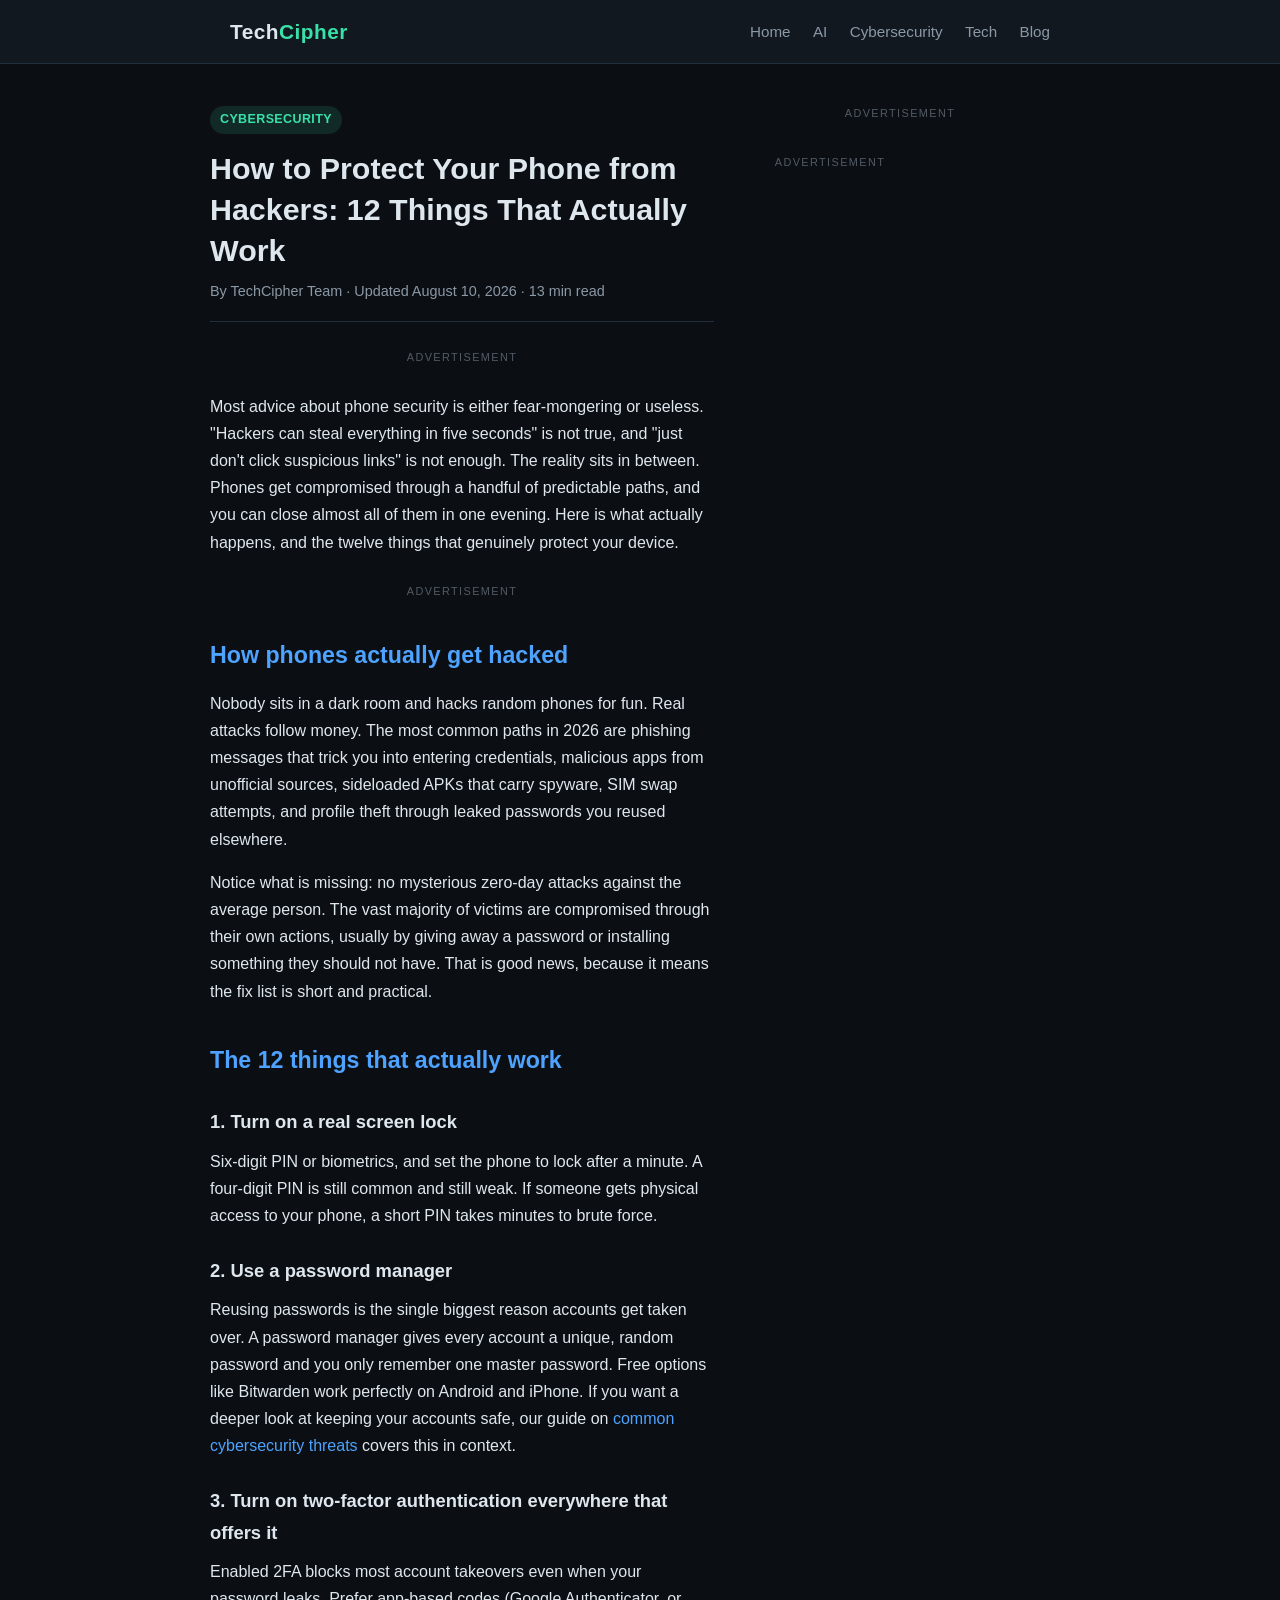
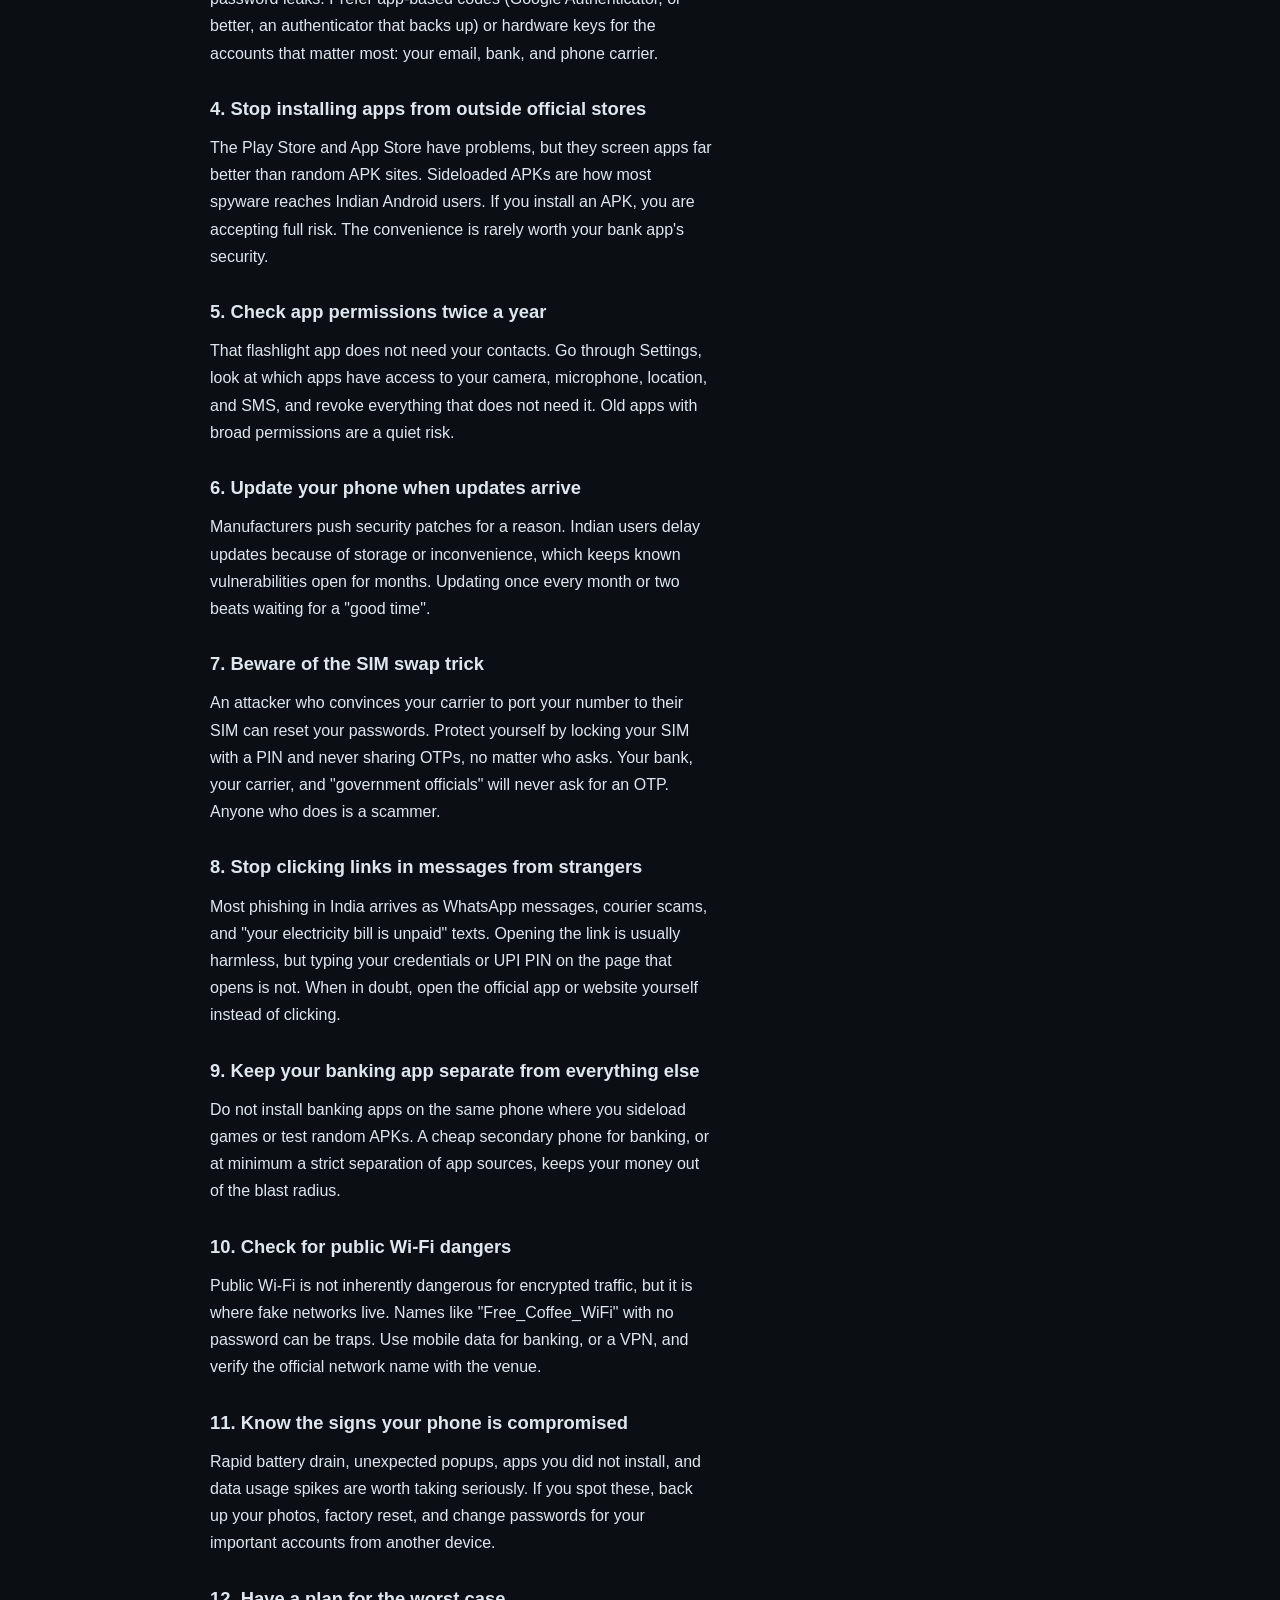
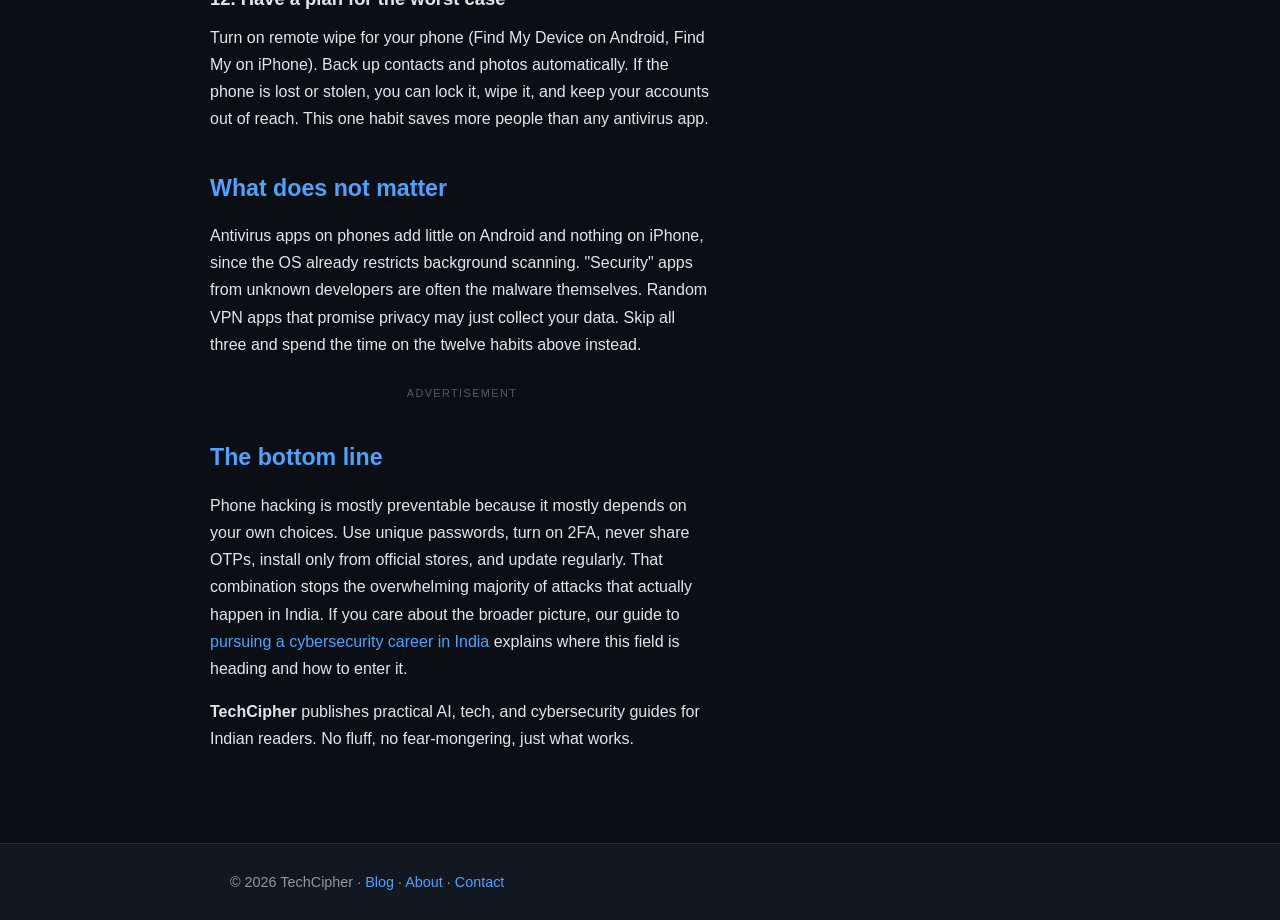
<file: how-to-protect-phone-from-hackers.html>
<!DOCTYPE html>
<html lang="en">
<head>
  <meta charset="UTF-8">
  <meta name="viewport" content="width=device-width, initial-scale=1.0">
  <title>How to Protect Your Phone from Hackers: 12 Fixes That Work</title>
  <meta name="description" content="The real ways phones get hacked in 2026 and 12 practical fixes that protect your Android or iPhone, without paranoia or antivirus apps.">
  <meta name="robots" content="index, follow">
  <link rel="canonical" href="https://techcipher.online/how-to-protect-phone-from-hackers">
  <link rel="stylesheet" href="css/style.css">
  <meta property="og:type" content="article">
  <meta property="og:title" content="How to Protect Your Phone from Hackers: 12 Things That Actually Work">
  <meta property="og:description" content="The real ways phones get hacked and the 12 fixes that actually protect yours.">
  <meta property="og:url" content="https://techcipher.online/how-to-protect-phone-from-hackers">
  <meta property="og:site_name" content="TechCipher">
  <script type="application/ld+json">
  {
    "@context": "https://schema.org",
    "@type": "Article",
    "headline": "How to Protect Your Phone from Hackers: 12 Things That Actually Work",
    "description": "Practical phone security in 2026: the real ways phones get hacked, and the 12 fixes that actually protect your Android or iPhone.",
    "datePublished": "2026-08-10",
    "dateModified": "2026-08-10",
    "author": {"@type": "Organization", "name": "TechCipher"},
    "publisher": {"@type": "Organization", "name": "TechCipher", "url": "https://techcipher.online"},
    "mainEntityOfPage": "https://techcipher.online/how-to-protect-phone-from-hackers"
  }
  </script>
  <script src="https://pl31026321.profitableratecpmnetwork.com/cf/b0/57/cfb057c937e13e558a3a346789e8f77a.js"></script>
</head>
<body>
  <header class="site-header">
    <div class="container">
      <a href="/" class="logo">Tech<span>Cipher</span></a>
      <nav class="main-nav" aria-label="Main navigation">
        <a href="/">Home</a>
        <a href="/#ai">AI</a>
        <a href="/#cybersecurity">Cybersecurity</a>
        <a href="/#tech">Tech</a>
        <a href="/blog">Blog</a>
      </nav>
    </div>
  </header>

  <main class="container article-wrap layout-sidebar">
    <div class="article-main">
    <article>
      <header class="article-header">
        <span class="tag">Cybersecurity</span>
        <h1>How to Protect Your Phone from Hackers: 12 Things That Actually Work</h1>
        <p class="byline">By TechCipher Team &middot; Updated August 10, 2026 &middot; 13 min read</p>
      </header>

      <div class="ad-slot ad-leader">
        <span class="ad-label">Advertisement</span>
        <script>
          atOptions = {
            'key' : 'c77112ce4333732f5644f7d13a031bd7',
            'format' : 'iframe',
            'height' : 90,
            'width' : 728,
            'params' : {}
          };
        </script>
        <script src="https://www.highrevenueformat.com/c77112ce4333732f5644f7d13a031bd7/invoke.js"></script>
      </div>



      <p>Most advice about phone security is either fear-mongering or useless. "Hackers can steal everything in five seconds" is not true, and "just don't click suspicious links" is not enough. The reality sits in between. Phones get compromised through a handful of predictable paths, and you can close almost all of them in one evening. Here is what actually happens, and the twelve things that genuinely protect your device.</p>

      <div class="ad-slot ad-rect">
        <span class="ad-label">Advertisement</span>
        <script>
          atOptions = {
            'key' : '62b9a2f8d2e92897d46502e4bdce031c',
            'format' : 'iframe',
            'height' : 250,
            'width' : 300,
            'params' : {}
          };
        </script>
        <script src="https://www.highrevenueformat.com/62b9a2f8d2e92897d46502e4bdce031c/invoke.js"></script>
      </div>


      <h2>How phones actually get hacked</h2>
      <p>Nobody sits in a dark room and hacks random phones for fun. Real attacks follow money. The most common paths in 2026 are phishing messages that trick you into entering credentials, malicious apps from unofficial sources, sideloaded APKs that carry spyware, SIM swap attempts, and profile theft through leaked passwords you reused elsewhere.</p>
      <p>Notice what is missing: no mysterious zero-day attacks against the average person. The vast majority of victims are compromised through their own actions, usually by giving away a password or installing something they should not have. That is good news, because it means the fix list is short and practical.</p>

      <h2>The 12 things that actually work</h2>

      <h3>1. Turn on a real screen lock</h3>
      <p>Six-digit PIN or biometrics, and set the phone to lock after a minute. A four-digit PIN is still common and still weak. If someone gets physical access to your phone, a short PIN takes minutes to brute force.</p>

      <h3>2. Use a password manager</h3>
      <p>Reusing passwords is the single biggest reason accounts get taken over. A password manager gives every account a unique, random password and you only remember one master password. Free options like Bitwarden work perfectly on Android and iPhone. If you want a deeper look at keeping your accounts safe, our guide on <a href="/common-cybersecurity-threats-and-how-to-avoid-them">common cybersecurity threats</a> covers this in context.</p>

      <h3>3. Turn on two-factor authentication everywhere that offers it</h3>
      <p>Enabled 2FA blocks most account takeovers even when your password leaks. Prefer app-based codes (Google Authenticator, or better, an authenticator that backs up) or hardware keys for the accounts that matter most: your email, bank, and phone carrier.</p>

      <h3>4. Stop installing apps from outside official stores</h3>
      <p>The Play Store and App Store have problems, but they screen apps far better than random APK sites. Sideloaded APKs are how most spyware reaches Indian Android users. If you install an APK, you are accepting full risk. The convenience is rarely worth your bank app's security.</p>

      <h3>5. Check app permissions twice a year</h3>
      <p>That flashlight app does not need your contacts. Go through Settings, look at which apps have access to your camera, microphone, location, and SMS, and revoke everything that does not need it. Old apps with broad permissions are a quiet risk.</p>

      <h3>6. Update your phone when updates arrive</h3>
      <p>Manufacturers push security patches for a reason. Indian users delay updates because of storage or inconvenience, which keeps known vulnerabilities open for months. Updating once every month or two beats waiting for a "good time".</p>

      <h3>7. Beware of the SIM swap trick</h3>
      <p>An attacker who convinces your carrier to port your number to their SIM can reset your passwords. Protect yourself by locking your SIM with a PIN and never sharing OTPs, no matter who asks. Your bank, your carrier, and "government officials" will never ask for an OTP. Anyone who does is a scammer.</p>

      <h3>8. Stop clicking links in messages from strangers</h3>
      <p>Most phishing in India arrives as WhatsApp messages, courier scams, and "your electricity bill is unpaid" texts. Opening the link is usually harmless, but typing your credentials or UPI PIN on the page that opens is not. When in doubt, open the official app or website yourself instead of clicking.</p>

      <h3>9. Keep your banking app separate from everything else</h3>
      <p>Do not install banking apps on the same phone where you sideload games or test random APKs. A cheap secondary phone for banking, or at minimum a strict separation of app sources, keeps your money out of the blast radius.</p>

      <h3>10. Check for public Wi-Fi dangers</h3>
      <p>Public Wi-Fi is not inherently dangerous for encrypted traffic, but it is where fake networks live. Names like "Free_Coffee_WiFi" with no password can be traps. Use mobile data for banking, or a VPN, and verify the official network name with the venue.</p>

      <h3>11. Know the signs your phone is compromised</h3>
      <p>Rapid battery drain, unexpected popups, apps you did not install, and data usage spikes are worth taking seriously. If you spot these, back up your photos, factory reset, and change passwords for your important accounts from another device.</p>

      <h3>12. Have a plan for the worst case</h3>
      <p>Turn on remote wipe for your phone (Find My Device on Android, Find My on iPhone). Back up contacts and photos automatically. If the phone is lost or stolen, you can lock it, wipe it, and keep your accounts out of reach. This one habit saves more people than any antivirus app.</p>

      <h2>What does not matter</h2>
      <p>Antivirus apps on phones add little on Android and nothing on iPhone, since the OS already restricts background scanning. "Security" apps from unknown developers are often the malware themselves. Random VPN apps that promise privacy may just collect your data. Skip all three and spend the time on the twelve habits above instead.</p>

            <div class="ad-slot ad-banner">
        <span class="ad-label">Advertisement</span>
        <script>
          atOptions = {
            'key' : '94caf29d0fa07590490e52b9b41b5c8f',
            'format' : 'iframe',
            'height' : 60,
            'width' : 468,
            'params' : {}
          };
        </script>
        <script src="https://www.highrevenueformat.com/94caf29d0fa07590490e52b9b41b5c8f/invoke.js"></script>
      </div>

<h2>The bottom line</h2>
      <p>Phone hacking is mostly preventable because it mostly depends on your own choices. Use unique passwords, turn on 2FA, never share OTPs, install only from official stores, and update regularly. That combination stops the overwhelming majority of attacks that actually happen in India. If you care about the broader picture, our guide to <a href="/is-cybersecurity-a-good-career-in-india">pursuing a cybersecurity career in India</a> explains where this field is heading and how to enter it.</p>
    </article>

    <aside class="author-box">
      <p><strong>TechCipher</strong> publishes practical AI, tech, and cybersecurity guides for Indian readers. No fluff, no fear-mongering, just what works.</p>
    </aside>
    </div>

    <aside class="ad-sidebar">
      <div class="ad-slot ad-rect">
        <span class="ad-label">Advertisement</span>
        <script>
          atOptions = {
            'key' : '62b9a2f8d2e92897d46502e4bdce031c',
            'format' : 'iframe',
            'height' : 250,
            'width' : 300,
            'params' : {}
          };
        </script>
        <script src="https://www.highrevenueformat.com/62b9a2f8d2e92897d46502e4bdce031c/invoke.js"></script>
      </div>
      <div class="ad-slot ad-sky">
        <span class="ad-label">Advertisement</span>
        <script>
          atOptions = {
            'key' : '7512cd8a458440e5ccd2930ae886fdfc',
            'format' : 'iframe',
            'height' : 600,
            'width' : 160,
            'params' : {}
          };
        </script>
        <script src="https://www.highrevenueformat.com/7512cd8a458440e5ccd2930ae886fdfc/invoke.js"></script>
      </div>
    </aside>
  </main>

  <footer class="site-footer">
    <div class="container">
      <p>&copy; 2026 TechCipher &middot; <a href="/blog">Blog</a> &middot; <a href="/about">About</a> &middot; <a href="/contact">Contact</a></p>
    </div>
  </footer>
</body>
</html>
</file>
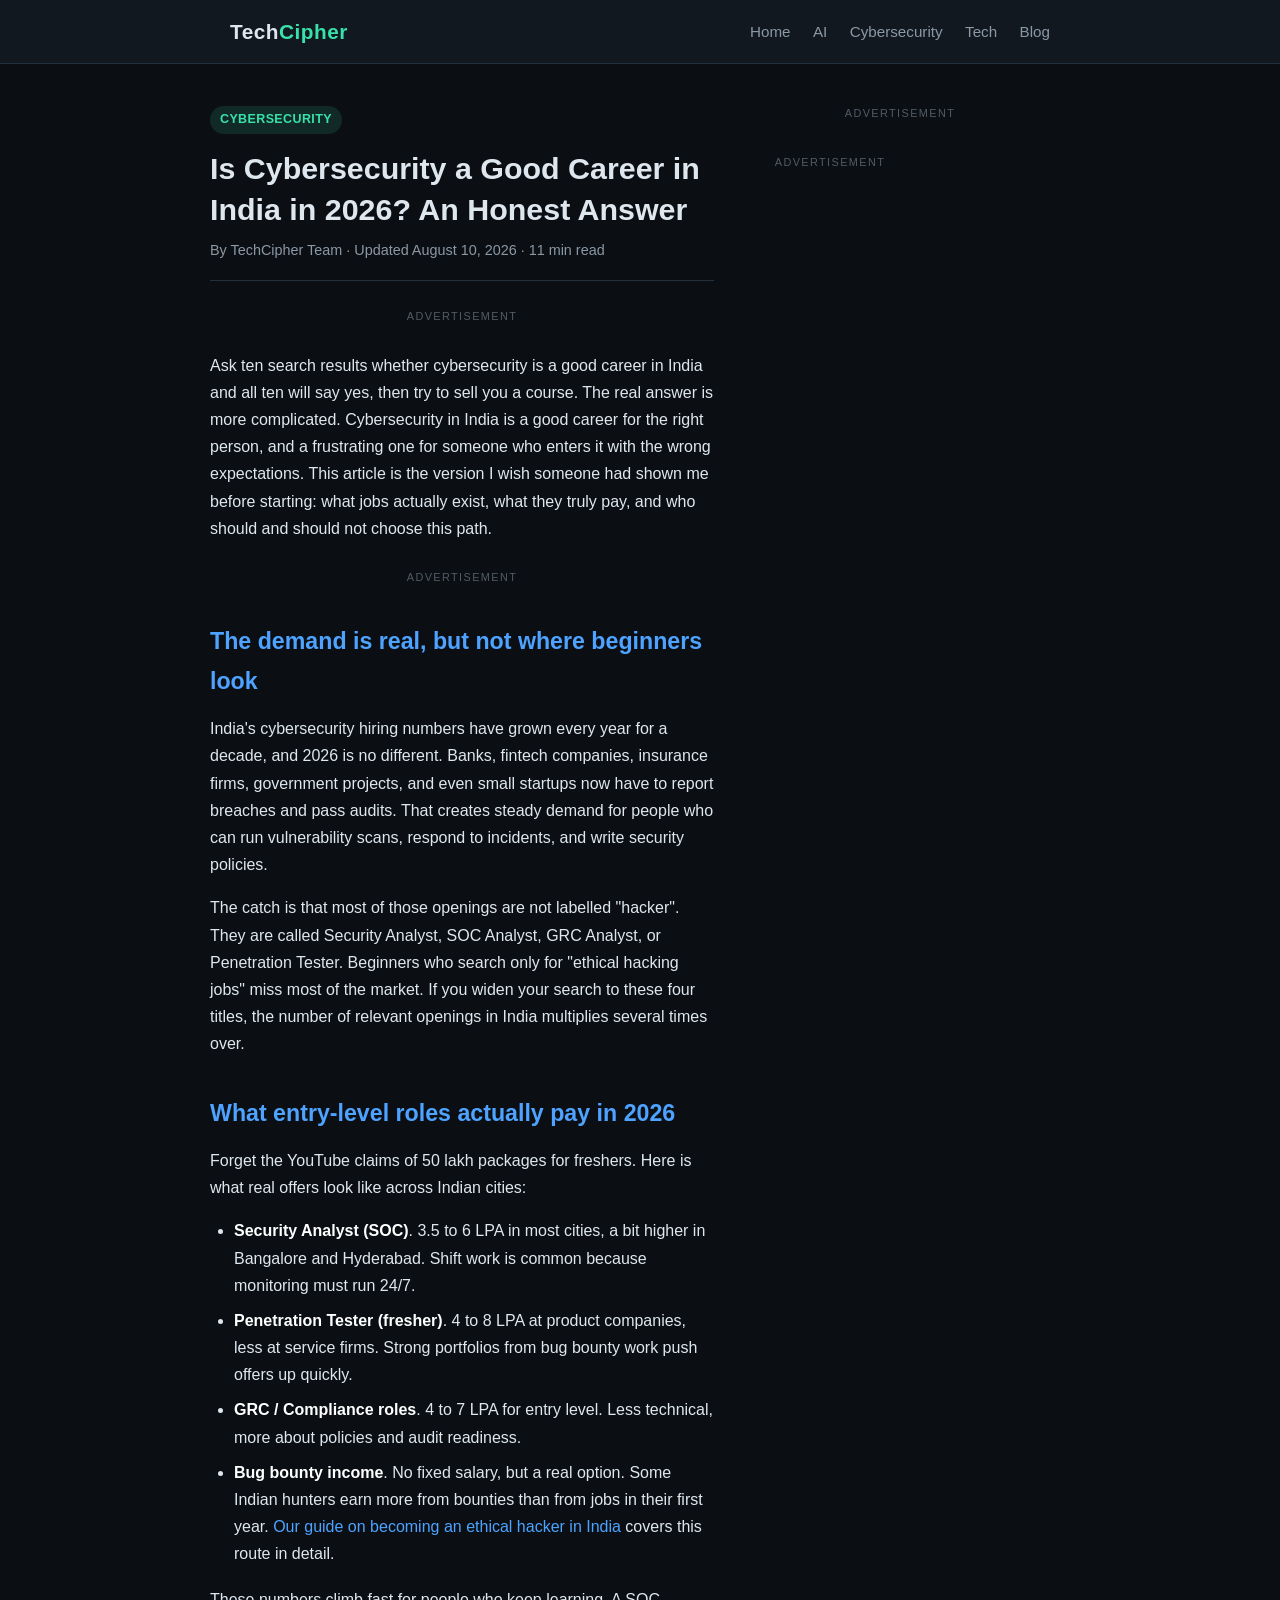
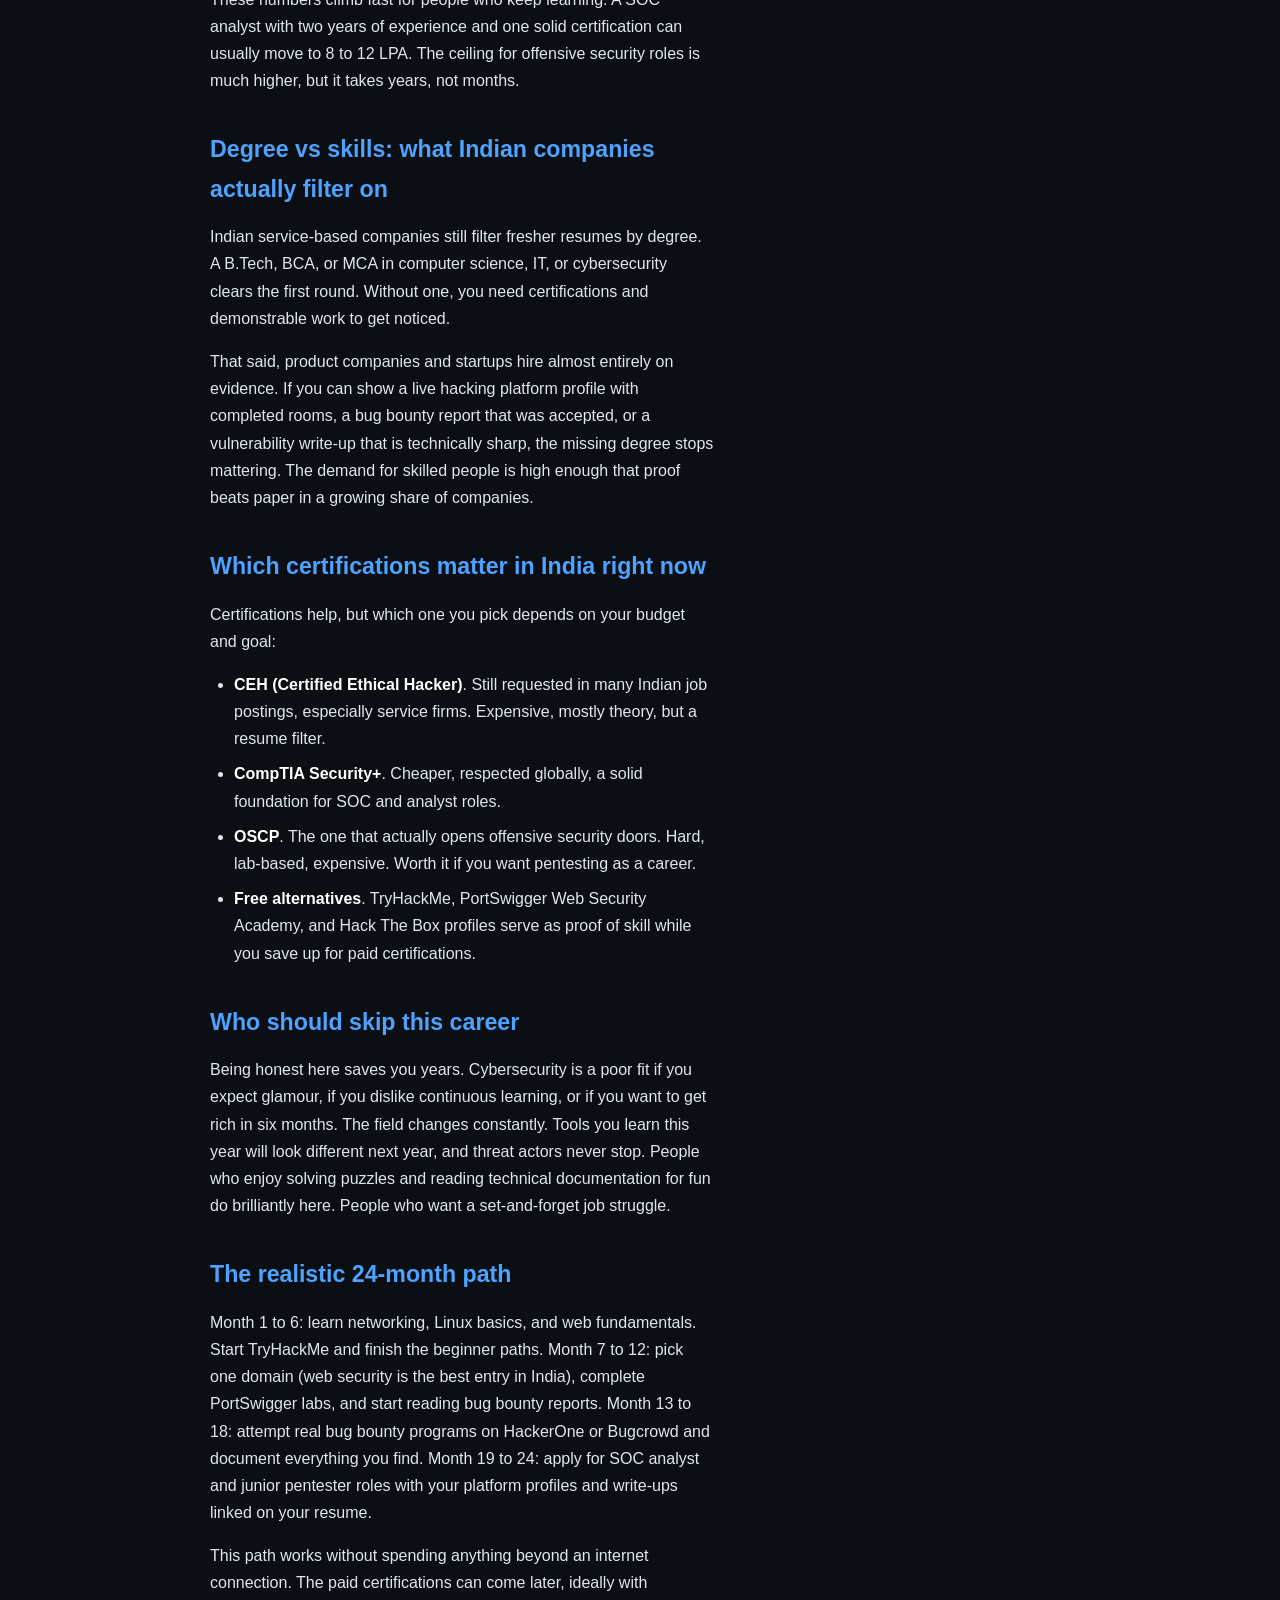
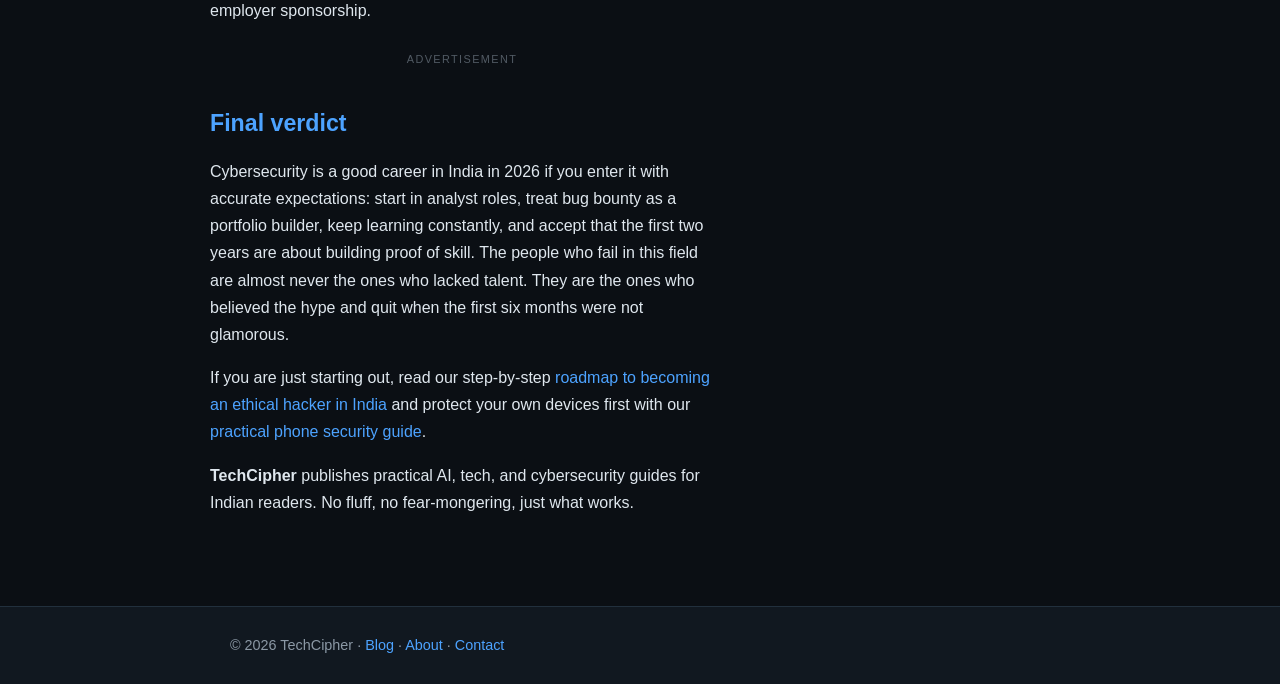
<file: is-cybersecurity-a-good-career-in-india.html>
<!DOCTYPE html>
<html lang="en">
<head>
  <meta charset="UTF-8">
  <meta name="viewport" content="width=device-width, initial-scale=1.0">
  <title>Is Cybersecurity a Good Career in India in 2026? An Honest Answer</title>
  <meta name="description" content="Are cybersecurity careers in India worth it in 2026? What jobs exist, what they pay, degree vs skills, and who should skip this field. An honest look.">
  <meta name="robots" content="index, follow">
  <link rel="canonical" href="https://techcipher.online/is-cybersecurity-a-good-career-in-india">
  <link rel="stylesheet" href="css/style.css">
  <meta property="og:type" content="article">
  <meta property="og:title" content="Is Cybersecurity a Good Career in India in 2026? An Honest Answer">
  <meta property="og:description" content="What jobs actually exist, what they pay, and whether it is worth entering now.">
  <meta property="og:url" content="https://techcipher.online/is-cybersecurity-a-good-career-in-india">
  <meta property="og:site_name" content="TechCipher">
  <script type="application/ld+json">
  {
    "@context": "https://schema.org",
    "@type": "Article",
    "headline": "Is Cybersecurity a Good Career in India in 2026? An Honest Answer",
    "description": "Cybersecurity careers in India in 2026: what jobs actually exist, salaries, degree vs skills, and whether it is worth entering now.",
    "datePublished": "2026-08-10",
    "dateModified": "2026-08-10",
    "author": {"@type": "Organization", "name": "TechCipher"},
    "publisher": {"@type": "Organization", "name": "TechCipher", "url": "https://techcipher.online"},
    "mainEntityOfPage": "https://techcipher.online/is-cybersecurity-a-good-career-in-india"
  }
  </script>
  <script src="https://pl31026321.profitableratecpmnetwork.com/cf/b0/57/cfb057c937e13e558a3a346789e8f77a.js"></script>
</head>
<body>
  <header class="site-header">
    <div class="container">
      <a href="/" class="logo">Tech<span>Cipher</span></a>
      <nav class="main-nav" aria-label="Main navigation">
        <a href="/">Home</a>
        <a href="/#ai">AI</a>
        <a href="/#cybersecurity">Cybersecurity</a>
        <a href="/#tech">Tech</a>
        <a href="/blog">Blog</a>
      </nav>
    </div>
  </header>

  <main class="container article-wrap layout-sidebar">
    <div class="article-main">
    <article>
      <header class="article-header">
        <span class="tag">Cybersecurity</span>
        <h1>Is Cybersecurity a Good Career in India in 2026? An Honest Answer</h1>
        <p class="byline">By TechCipher Team &middot; Updated August 10, 2026 &middot; 11 min read</p>
      </header>

      <div class="ad-slot ad-leader">
        <span class="ad-label">Advertisement</span>
        <script>
          atOptions = {
            'key' : 'c77112ce4333732f5644f7d13a031bd7',
            'format' : 'iframe',
            'height' : 90,
            'width' : 728,
            'params' : {}
          };
        </script>
        <script src="https://www.highrevenueformat.com/c77112ce4333732f5644f7d13a031bd7/invoke.js"></script>
      </div>



      <p>Ask ten search results whether cybersecurity is a good career in India and all ten will say yes, then try to sell you a course. The real answer is more complicated. Cybersecurity in India is a good career for the right person, and a frustrating one for someone who enters it with the wrong expectations. This article is the version I wish someone had shown me before starting: what jobs actually exist, what they truly pay, and who should and should not choose this path.</p>

      <div class="ad-slot ad-rect">
        <span class="ad-label">Advertisement</span>
        <script>
          atOptions = {
            'key' : '62b9a2f8d2e92897d46502e4bdce031c',
            'format' : 'iframe',
            'height' : 250,
            'width' : 300,
            'params' : {}
          };
        </script>
        <script src="https://www.highrevenueformat.com/62b9a2f8d2e92897d46502e4bdce031c/invoke.js"></script>
      </div>


      <h2>The demand is real, but not where beginners look</h2>
      <p>India's cybersecurity hiring numbers have grown every year for a decade, and 2026 is no different. Banks, fintech companies, insurance firms, government projects, and even small startups now have to report breaches and pass audits. That creates steady demand for people who can run vulnerability scans, respond to incidents, and write security policies.</p>
      <p>The catch is that most of those openings are not labelled "hacker". They are called Security Analyst, SOC Analyst, GRC Analyst, or Penetration Tester. Beginners who search only for "ethical hacking jobs" miss most of the market. If you widen your search to these four titles, the number of relevant openings in India multiplies several times over.</p>

      <h2>What entry-level roles actually pay in 2026</h2>
      <p>Forget the YouTube claims of 50 lakh packages for freshers. Here is what real offers look like across Indian cities:</p>
      <ul>
        <li><strong>Security Analyst (SOC)</strong>. 3.5 to 6 LPA in most cities, a bit higher in Bangalore and Hyderabad. Shift work is common because monitoring must run 24/7.</li>
        <li><strong>Penetration Tester (fresher)</strong>. 4 to 8 LPA at product companies, less at service firms. Strong portfolios from bug bounty work push offers up quickly.</li>
        <li><strong>GRC / Compliance roles</strong>. 4 to 7 LPA for entry level. Less technical, more about policies and audit readiness.</li>
        <li><strong>Bug bounty income</strong>. No fixed salary, but a real option. Some Indian hunters earn more from bounties than from jobs in their first year. <a href="/how-to-become-ethical-hacker-in-india">Our guide on becoming an ethical hacker in India</a> covers this route in detail.</li>
      </ul>
      <p>These numbers climb fast for people who keep learning. A SOC analyst with two years of experience and one solid certification can usually move to 8 to 12 LPA. The ceiling for offensive security roles is much higher, but it takes years, not months.</p>

      <h2>Degree vs skills: what Indian companies actually filter on</h2>
      <p>Indian service-based companies still filter fresher resumes by degree. A B.Tech, BCA, or MCA in computer science, IT, or cybersecurity clears the first round. Without one, you need certifications and demonstrable work to get noticed.</p>
      <p>That said, product companies and startups hire almost entirely on evidence. If you can show a live hacking platform profile with completed rooms, a bug bounty report that was accepted, or a vulnerability write-up that is technically sharp, the missing degree stops mattering. The demand for skilled people is high enough that proof beats paper in a growing share of companies.</p>

      <h2>Which certifications matter in India right now</h2>
      <p>Certifications help, but which one you pick depends on your budget and goal:</p>
      <ul>
        <li><strong>CEH (Certified Ethical Hacker)</strong>. Still requested in many Indian job postings, especially service firms. Expensive, mostly theory, but a resume filter.</li>
        <li><strong>CompTIA Security+</strong>. Cheaper, respected globally, a solid foundation for SOC and analyst roles.</li>
        <li><strong>OSCP</strong>. The one that actually opens offensive security doors. Hard, lab-based, expensive. Worth it if you want pentesting as a career.</li>
        <li><strong>Free alternatives</strong>. TryHackMe, PortSwigger Web Security Academy, and Hack The Box profiles serve as proof of skill while you save up for paid certifications.</li>
      </ul>

      <h2>Who should skip this career</h2>
      <p>Being honest here saves you years. Cybersecurity is a poor fit if you expect glamour, if you dislike continuous learning, or if you want to get rich in six months. The field changes constantly. Tools you learn this year will look different next year, and threat actors never stop. People who enjoy solving puzzles and reading technical documentation for fun do brilliantly here. People who want a set-and-forget job struggle.</p>

      <h2>The realistic 24-month path</h2>
      <p>Month 1 to 6: learn networking, Linux basics, and web fundamentals. Start TryHackMe and finish the beginner paths. Month 7 to 12: pick one domain (web security is the best entry in India), complete PortSwigger labs, and start reading bug bounty reports. Month 13 to 18: attempt real bug bounty programs on HackerOne or Bugcrowd and document everything you find. Month 19 to 24: apply for SOC analyst and junior pentester roles with your platform profiles and write-ups linked on your resume.</p>
      <p>This path works without spending anything beyond an internet connection. The paid certifications can come later, ideally with employer sponsorship.</p>

            <div class="ad-slot ad-banner">
        <span class="ad-label">Advertisement</span>
        <script>
          atOptions = {
            'key' : '94caf29d0fa07590490e52b9b41b5c8f',
            'format' : 'iframe',
            'height' : 60,
            'width' : 468,
            'params' : {}
          };
        </script>
        <script src="https://www.highrevenueformat.com/94caf29d0fa07590490e52b9b41b5c8f/invoke.js"></script>
      </div>

<h2>Final verdict</h2>
      <p>Cybersecurity is a good career in India in 2026 if you enter it with accurate expectations: start in analyst roles, treat bug bounty as a portfolio builder, keep learning constantly, and accept that the first two years are about building proof of skill. The people who fail in this field are almost never the ones who lacked talent. They are the ones who believed the hype and quit when the first six months were not glamorous.</p>
      <p>If you are just starting out, read our step-by-step <a href="/how-to-become-ethical-hacker-in-india">roadmap to becoming an ethical hacker in India</a> and protect your own devices first with our <a href="/how-to-protect-phone-from-hackers">practical phone security guide</a>.</p>
    </article>

    <aside class="author-box">
      <p><strong>TechCipher</strong> publishes practical AI, tech, and cybersecurity guides for Indian readers. No fluff, no fear-mongering, just what works.</p>
    </aside>
    </div>

    <aside class="ad-sidebar">
      <div class="ad-slot ad-rect">
        <span class="ad-label">Advertisement</span>
        <script>
          atOptions = {
            'key' : '62b9a2f8d2e92897d46502e4bdce031c',
            'format' : 'iframe',
            'height' : 250,
            'width' : 300,
            'params' : {}
          };
        </script>
        <script src="https://www.highrevenueformat.com/62b9a2f8d2e92897d46502e4bdce031c/invoke.js"></script>
      </div>
      <div class="ad-slot ad-sky">
        <span class="ad-label">Advertisement</span>
        <script>
          atOptions = {
            'key' : '7512cd8a458440e5ccd2930ae886fdfc',
            'format' : 'iframe',
            'height' : 600,
            'width' : 160,
            'params' : {}
          };
        </script>
        <script src="https://www.highrevenueformat.com/7512cd8a458440e5ccd2930ae886fdfc/invoke.js"></script>
      </div>
    </aside>
  </main>

  <footer class="site-footer">
    <div class="container">
      <p>&copy; 2026 TechCipher &middot; <a href="/blog">Blog</a> &middot; <a href="/about">About</a> &middot; <a href="/contact">Contact</a></p>
    </div>
  </footer>
</body>
</html>
</file>
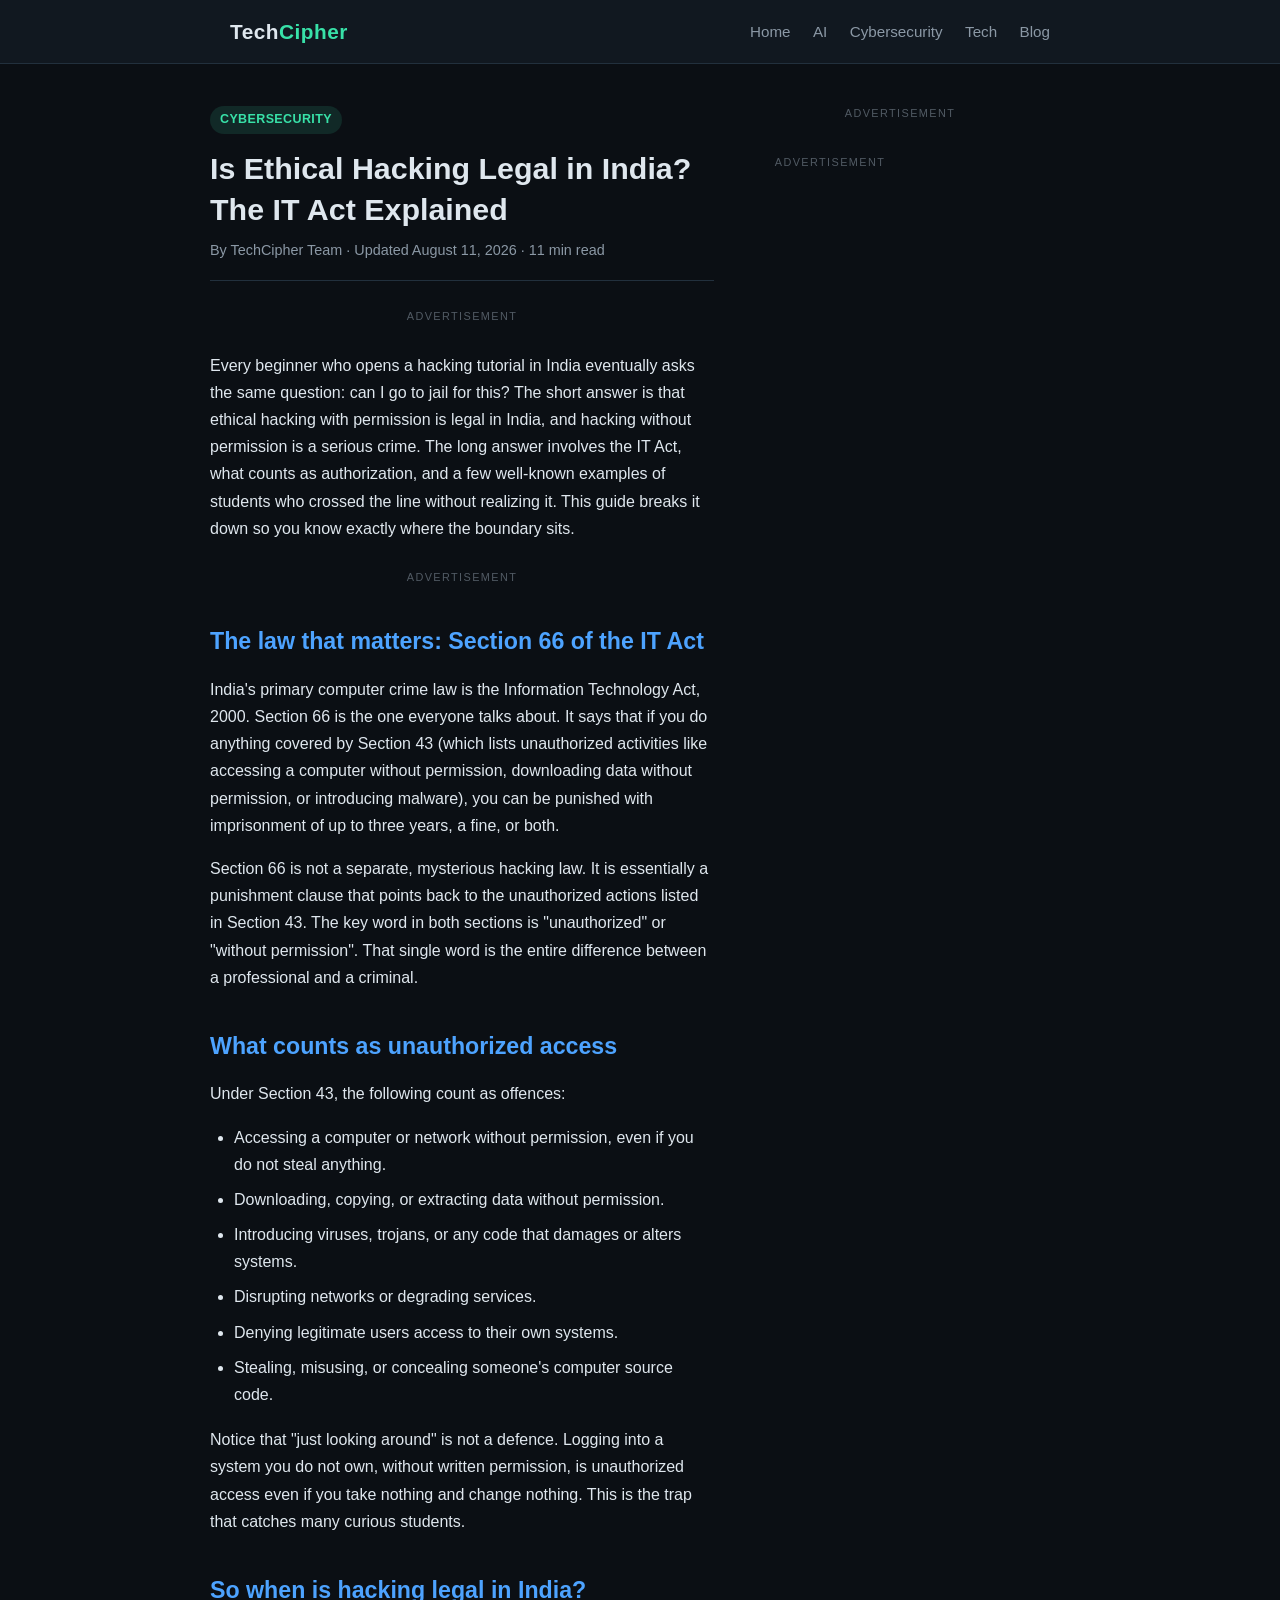
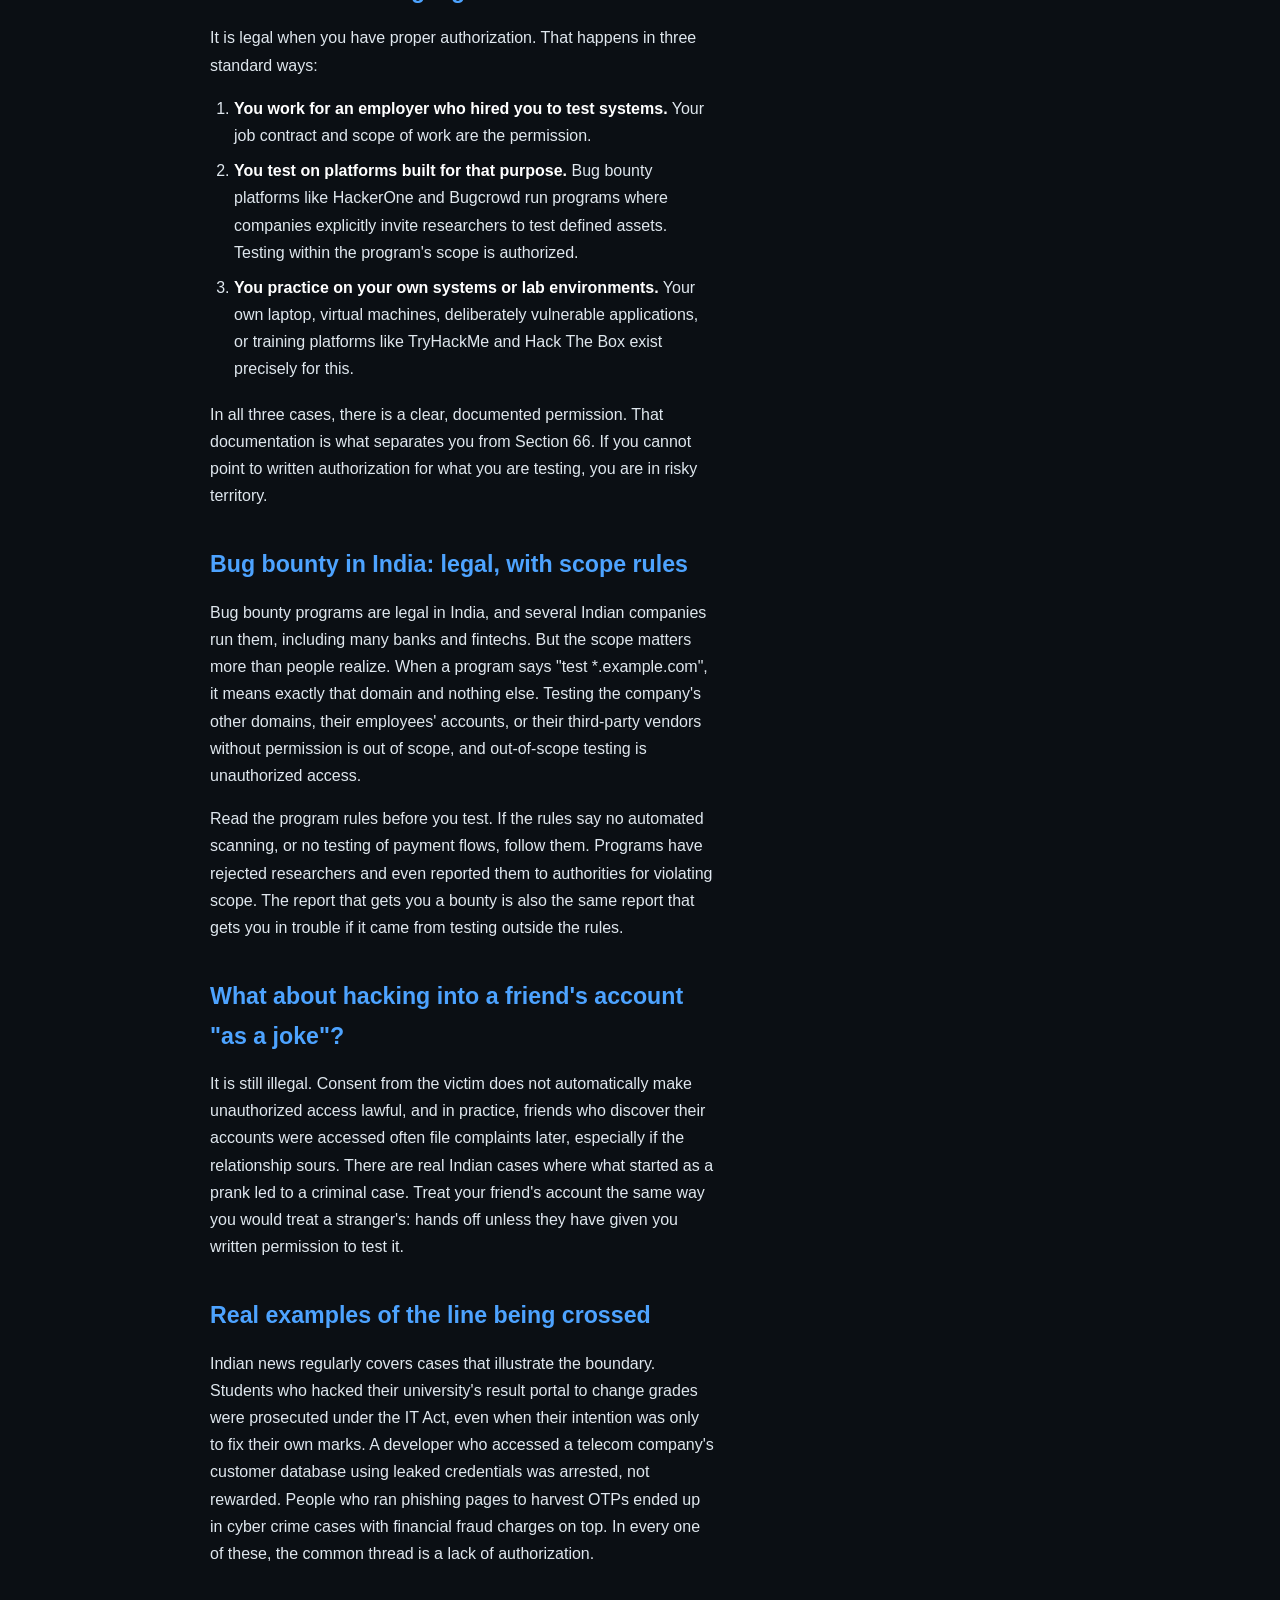
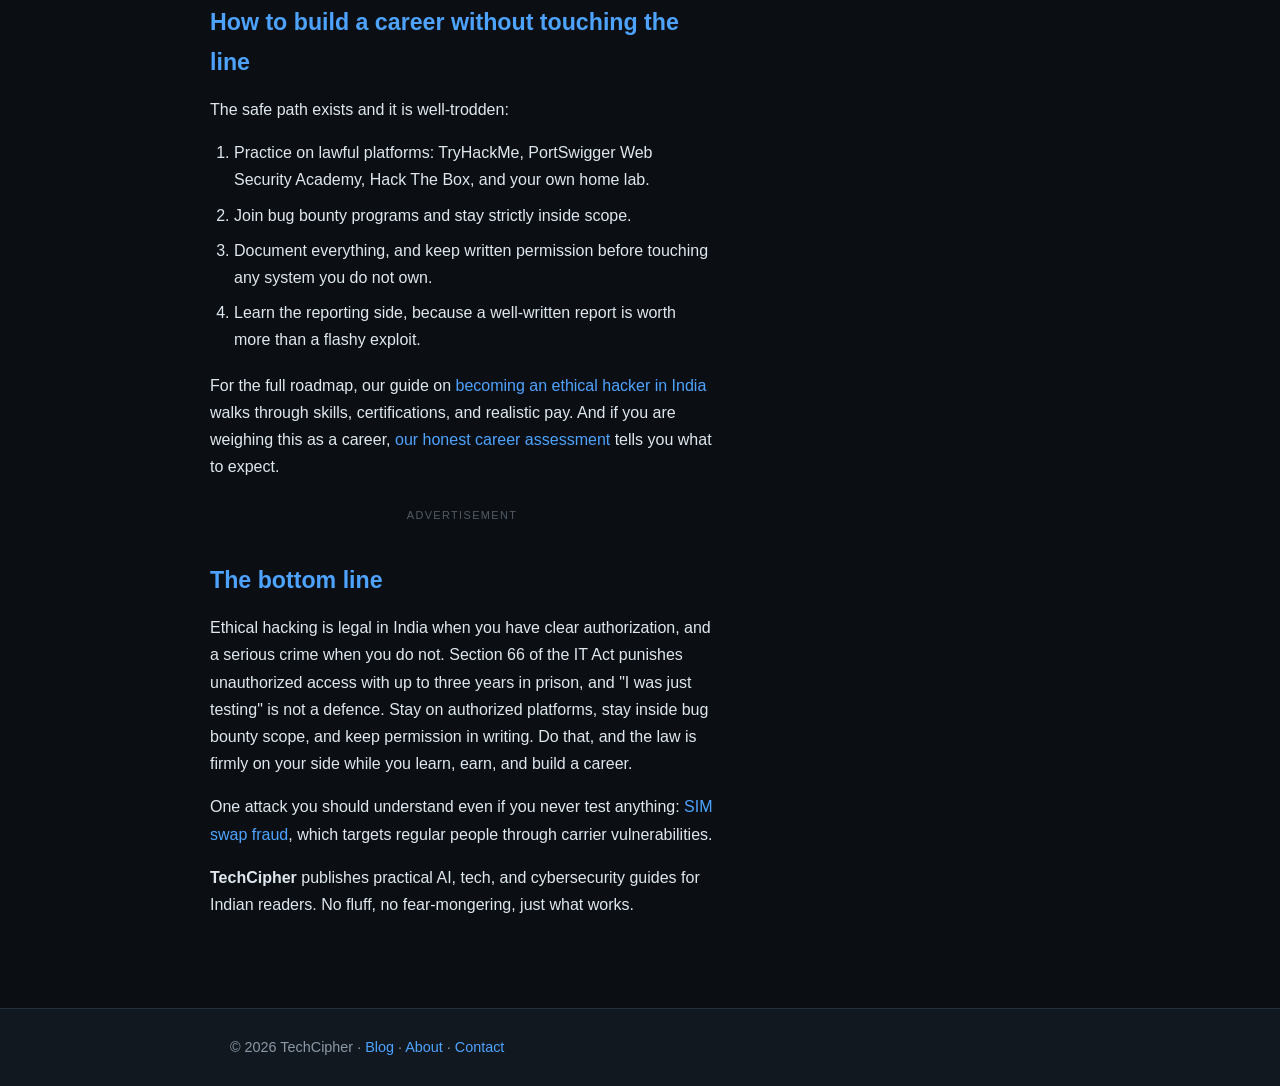
<file: is-ethical-hacking-legal-in-india.html>
<!DOCTYPE html>
<html lang="en">
<head>
  <meta charset="UTF-8">
  <meta name="viewport" content="width=device-width, initial-scale=1.0">
  <title>Is Ethical Hacking Legal in India? The IT Act Explained</title>
  <meta name="description" content="Is ethical hacking legal in India? What the IT Act actually says, what is a crime, what is protected, and how to practice hacking without breaking the law.">
  <meta name="robots" content="index, follow">
  <link rel="canonical" href="https://techcipher.online/is-ethical-hacking-legal-in-india">
  <link rel="stylesheet" href="css/style.css">
  <meta property="og:type" content="article">
  <meta property="og:title" content="Is Ethical Hacking Legal in India? The IT Act Explained">
  <meta property="og:description" content="What the IT Act says, what is a crime, what is protected, and how to practice safely.">
  <meta property="og:url" content="https://techcipher.online/is-ethical-hacking-legal-in-india">
  <meta property="og:site_name" content="TechCipher">
  <script type="application/ld+json">
  {
    "@context": "https://schema.org",
    "@type": "Article",
    "headline": "Is Ethical Hacking Legal in India? The IT Act Explained",
    "description": "What the IT Act actually says about hacking in India, what is a crime, what is protected, and how to practice safely.",
    "datePublished": "2026-08-11",
    "dateModified": "2026-08-11",
    "author": {"@type": "Organization", "name": "TechCipher"},
    "publisher": {"@type": "Organization", "name": "TechCipher", "url": "https://techcipher.online"},
    "mainEntityOfPage": "https://techcipher.online/is-ethical-hacking-legal-in-india"
  }
  </script>
  <script src="https://pl31026321.profitableratecpmnetwork.com/cf/b0/57/cfb057c937e13e558a3a346789e8f77a.js"></script>
</head>
<body>
  <header class="site-header">
    <div class="container">
      <a href="/" class="logo">Tech<span>Cipher</span></a>
      <nav class="main-nav" aria-label="Main navigation">
        <a href="/">Home</a>
        <a href="/#ai">AI</a>
        <a href="/#cybersecurity">Cybersecurity</a>
        <a href="/#tech">Tech</a>
        <a href="/blog">Blog</a>
      </nav>
    </div>
  </header>

  <main class="container article-wrap layout-sidebar">
    <div class="article-main">
    <article>
      <header class="article-header">
        <span class="tag">Cybersecurity</span>
        <h1>Is Ethical Hacking Legal in India? The IT Act Explained</h1>
        <p class="byline">By TechCipher Team &middot; Updated August 11, 2026 &middot; 11 min read</p>
      </header>

      <div class="ad-slot ad-leader">
        <span class="ad-label">Advertisement</span>
        <script>
          atOptions = {
            'key' : 'c77112ce4333732f5644f7d13a031bd7',
            'format' : 'iframe',
            'height' : 90,
            'width' : 728,
            'params' : {}
          };
        </script>
        <script src="https://www.highrevenueformat.com/c77112ce4333732f5644f7d13a031bd7/invoke.js"></script>
      </div>



      <p>Every beginner who opens a hacking tutorial in India eventually asks the same question: can I go to jail for this? The short answer is that ethical hacking with permission is legal in India, and hacking without permission is a serious crime. The long answer involves the IT Act, what counts as authorization, and a few well-known examples of students who crossed the line without realizing it. This guide breaks it down so you know exactly where the boundary sits.</p>

      <div class="ad-slot ad-rect">
        <span class="ad-label">Advertisement</span>
        <script>
          atOptions = {
            'key' : '62b9a2f8d2e92897d46502e4bdce031c',
            'format' : 'iframe',
            'height' : 250,
            'width' : 300,
            'params' : {}
          };
        </script>
        <script src="https://www.highrevenueformat.com/62b9a2f8d2e92897d46502e4bdce031c/invoke.js"></script>
      </div>


      <h2>The law that matters: Section 66 of the IT Act</h2>
      <p>India's primary computer crime law is the Information Technology Act, 2000. Section 66 is the one everyone talks about. It says that if you do anything covered by Section 43 (which lists unauthorized activities like accessing a computer without permission, downloading data without permission, or introducing malware), you can be punished with imprisonment of up to three years, a fine, or both.</p>
      <p>Section 66 is not a separate, mysterious hacking law. It is essentially a punishment clause that points back to the unauthorized actions listed in Section 43. The key word in both sections is "unauthorized" or "without permission". That single word is the entire difference between a professional and a criminal.</p>

      <h2>What counts as unauthorized access</h2>
      <p>Under Section 43, the following count as offences:</p>
      <ul>
        <li>Accessing a computer or network without permission, even if you do not steal anything.</li>
        <li>Downloading, copying, or extracting data without permission.</li>
        <li>Introducing viruses, trojans, or any code that damages or alters systems.</li>
        <li>Disrupting networks or degrading services.</li>
        <li>Denying legitimate users access to their own systems.</li>
        <li>Stealing, misusing, or concealing someone's computer source code.</li>
      </ul>
      <p>Notice that "just looking around" is not a defence. Logging into a system you do not own, without written permission, is unauthorized access even if you take nothing and change nothing. This is the trap that catches many curious students.</p>

      <h2>So when is hacking legal in India?</h2>
      <p>It is legal when you have proper authorization. That happens in three standard ways:</p>
      <ol>
        <li><strong>You work for an employer who hired you to test systems.</strong> Your job contract and scope of work are the permission.</li>
        <li><strong>You test on platforms built for that purpose.</strong> Bug bounty platforms like HackerOne and Bugcrowd run programs where companies explicitly invite researchers to test defined assets. Testing within the program's scope is authorized.</li>
        <li><strong>You practice on your own systems or lab environments.</strong> Your own laptop, virtual machines, deliberately vulnerable applications, or training platforms like TryHackMe and Hack The Box exist precisely for this.</li>
      </ol>
      <p>In all three cases, there is a clear, documented permission. That documentation is what separates you from Section 66. If you cannot point to written authorization for what you are testing, you are in risky territory.</p>

      <h2>Bug bounty in India: legal, with scope rules</h2>
      <p>Bug bounty programs are legal in India, and several Indian companies run them, including many banks and fintechs. But the scope matters more than people realize. When a program says "test *.example.com", it means exactly that domain and nothing else. Testing the company's other domains, their employees' accounts, or their third-party vendors without permission is out of scope, and out-of-scope testing is unauthorized access.</p>
      <p>Read the program rules before you test. If the rules say no automated scanning, or no testing of payment flows, follow them. Programs have rejected researchers and even reported them to authorities for violating scope. The report that gets you a bounty is also the same report that gets you in trouble if it came from testing outside the rules.</p>

      <h2>What about hacking into a friend's account "as a joke"?</h2>
      <p>It is still illegal. Consent from the victim does not automatically make unauthorized access lawful, and in practice, friends who discover their accounts were accessed often file complaints later, especially if the relationship sours. There are real Indian cases where what started as a prank led to a criminal case. Treat your friend's account the same way you would treat a stranger's: hands off unless they have given you written permission to test it.</p>

      <h2>Real examples of the line being crossed</h2>
      <p>Indian news regularly covers cases that illustrate the boundary. Students who hacked their university's result portal to change grades were prosecuted under the IT Act, even when their intention was only to fix their own marks. A developer who accessed a telecom company's customer database using leaked credentials was arrested, not rewarded. People who ran phishing pages to harvest OTPs ended up in cyber crime cases with financial fraud charges on top. In every one of these, the common thread is a lack of authorization.</p>

      <h2>How to build a career without touching the line</h2>
      <p>The safe path exists and it is well-trodden:</p>
      <ol>
        <li>Practice on lawful platforms: TryHackMe, PortSwigger Web Security Academy, Hack The Box, and your own home lab.</li>
        <li>Join bug bounty programs and stay strictly inside scope.</li>
        <li>Document everything, and keep written permission before touching any system you do not own.</li>
        <li>Learn the reporting side, because a well-written report is worth more than a flashy exploit.</li>
      </ol>
      <p>For the full roadmap, our guide on <a href="/how-to-become-ethical-hacker-in-india">becoming an ethical hacker in India</a> walks through skills, certifications, and realistic pay. And if you are weighing this as a career, <a href="/is-cybersecurity-a-good-career-in-india">our honest career assessment</a> tells you what to expect.</p>

            <div class="ad-slot ad-banner">
        <span class="ad-label">Advertisement</span>
        <script>
          atOptions = {
            'key' : '94caf29d0fa07590490e52b9b41b5c8f',
            'format' : 'iframe',
            'height' : 60,
            'width' : 468,
            'params' : {}
          };
        </script>
        <script src="https://www.highrevenueformat.com/94caf29d0fa07590490e52b9b41b5c8f/invoke.js"></script>
      </div>

<h2>The bottom line</h2>
      <p>Ethical hacking is legal in India when you have clear authorization, and a serious crime when you do not. Section 66 of the IT Act punishes unauthorized access with up to three years in prison, and "I was just testing" is not a defence. Stay on authorized platforms, stay inside bug bounty scope, and keep permission in writing. Do that, and the law is firmly on your side while you learn, earn, and build a career.</p>
      <p>One attack you should understand even if you never test anything: <a href="/what-is-sim-swap-attack">SIM swap fraud</a>, which targets regular people through carrier vulnerabilities.</p>
    </article>

    <aside class="author-box">
      <p><strong>TechCipher</strong> publishes practical AI, tech, and cybersecurity guides for Indian readers. No fluff, no fear-mongering, just what works.</p>
    </aside>
    </div>

    <aside class="ad-sidebar">
      <div class="ad-slot ad-rect">
        <span class="ad-label">Advertisement</span>
        <script>
          atOptions = {
            'key' : '62b9a2f8d2e92897d46502e4bdce031c',
            'format' : 'iframe',
            'height' : 250,
            'width' : 300,
            'params' : {}
          };
        </script>
        <script src="https://www.highrevenueformat.com/62b9a2f8d2e92897d46502e4bdce031c/invoke.js"></script>
      </div>
      <div class="ad-slot ad-sky">
        <span class="ad-label">Advertisement</span>
        <script>
          atOptions = {
            'key' : '7512cd8a458440e5ccd2930ae886fdfc',
            'format' : 'iframe',
            'height' : 600,
            'width' : 160,
            'params' : {}
          };
        </script>
        <script src="https://www.highrevenueformat.com/7512cd8a458440e5ccd2930ae886fdfc/invoke.js"></script>
      </div>
    </aside>
  </main>

  <footer class="site-footer">
    <div class="container">
      <p>&copy; 2026 TechCipher &middot; <a href="/blog">Blog</a> &middot; <a href="/about">About</a> &middot; <a href="/contact">Contact</a></p>
    </div>
  </footer>
</body>
</html>
</file>
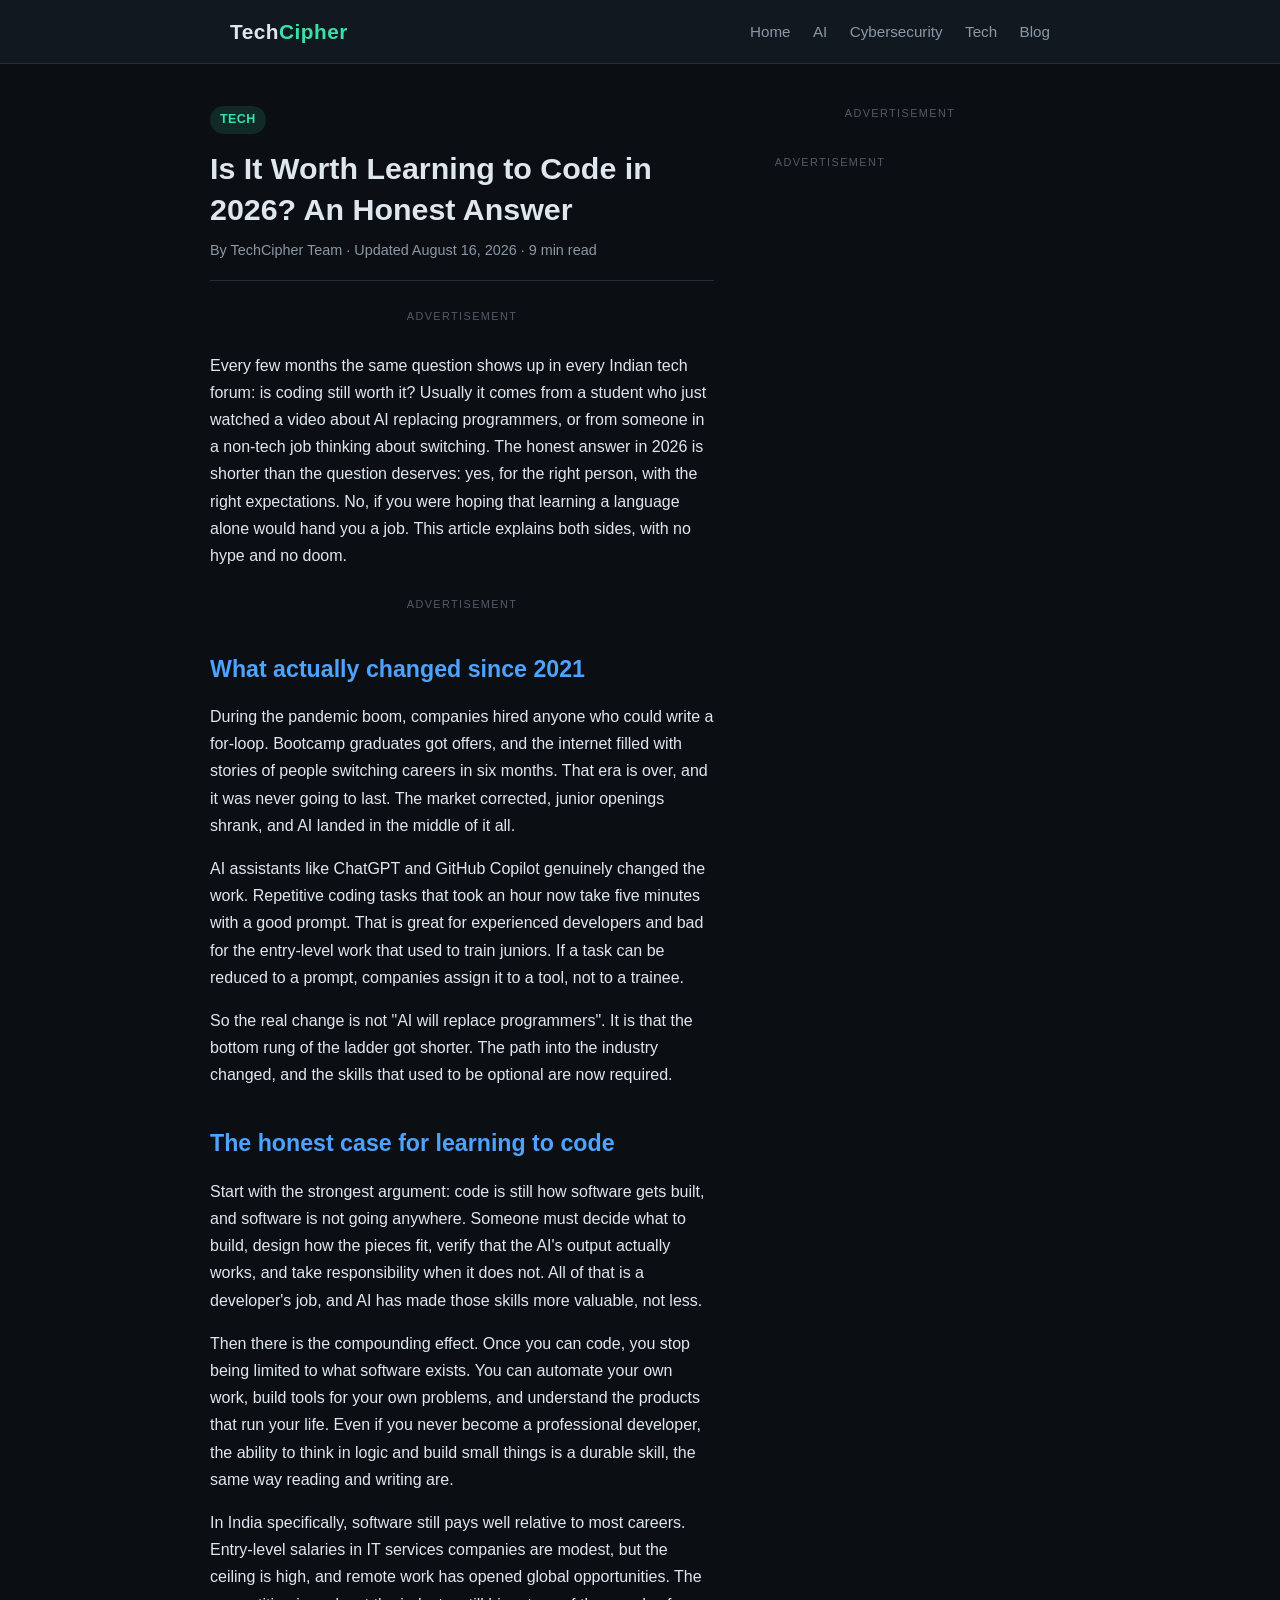
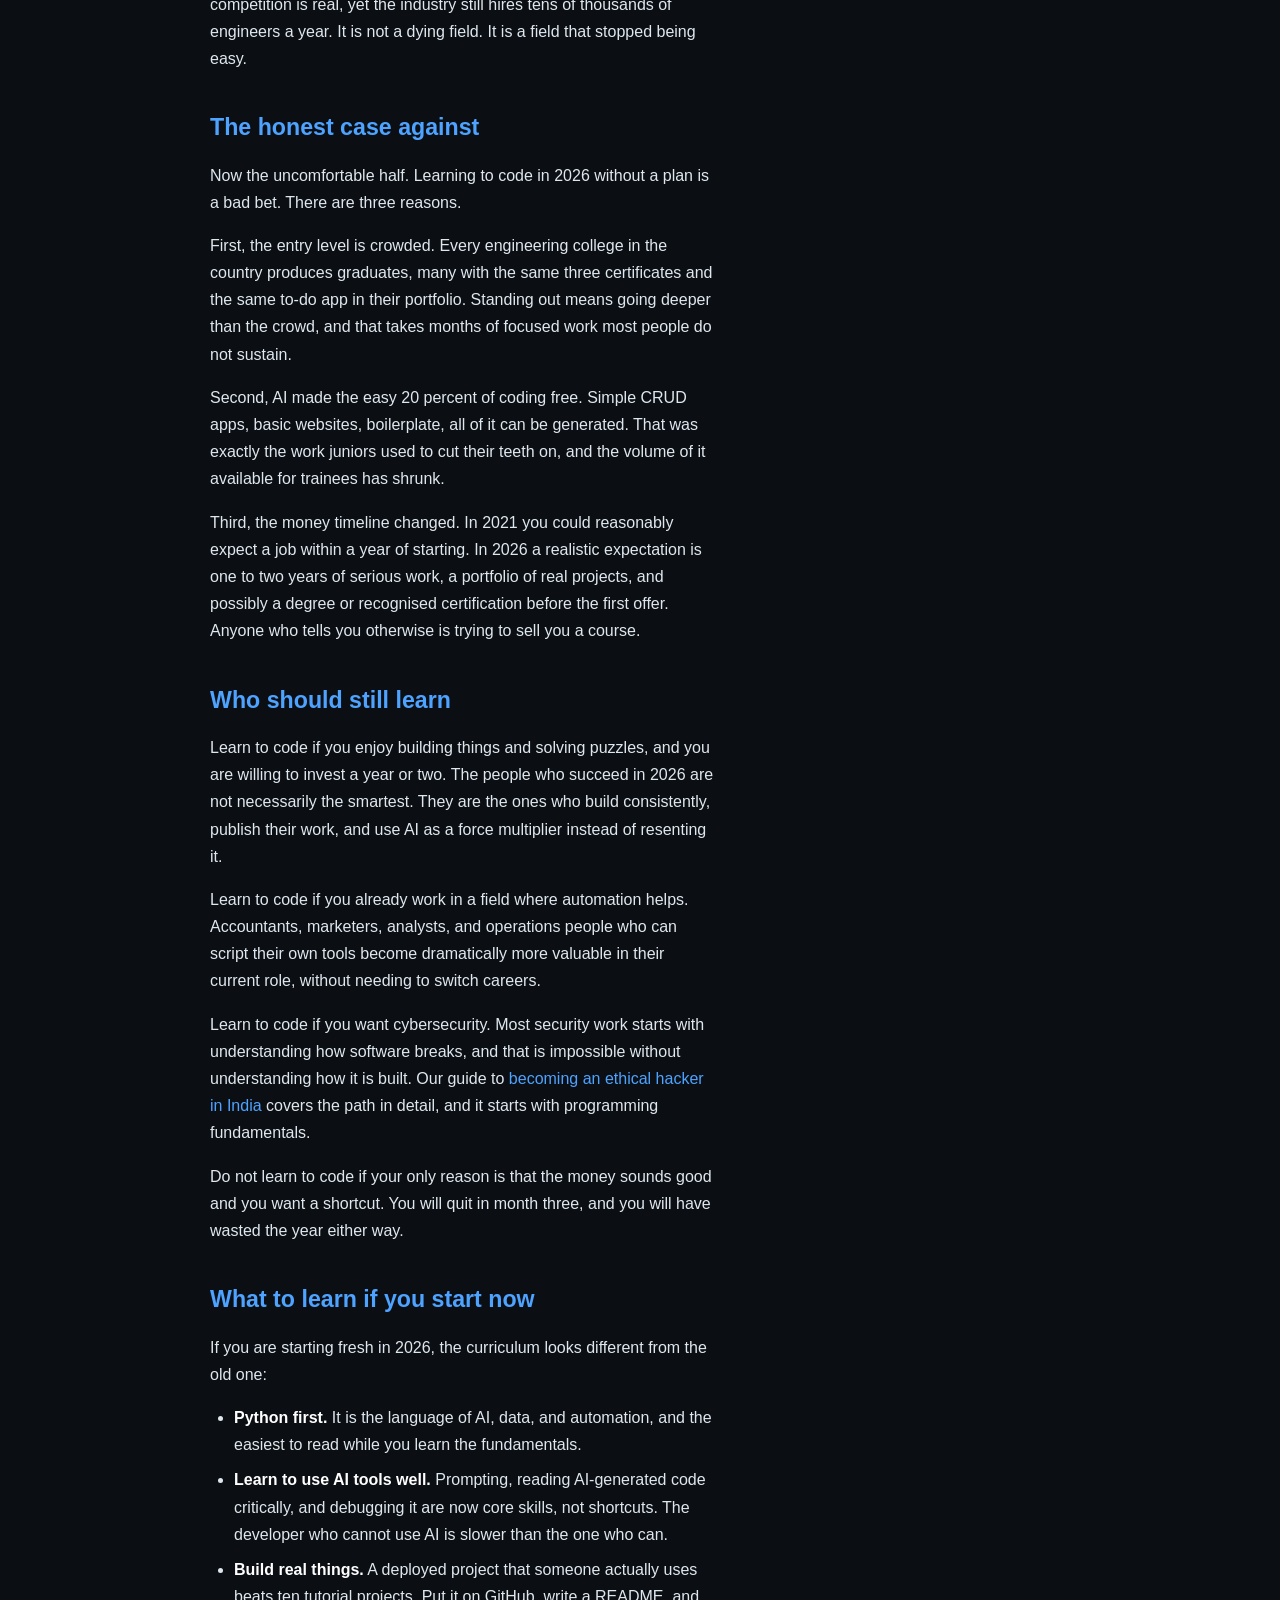
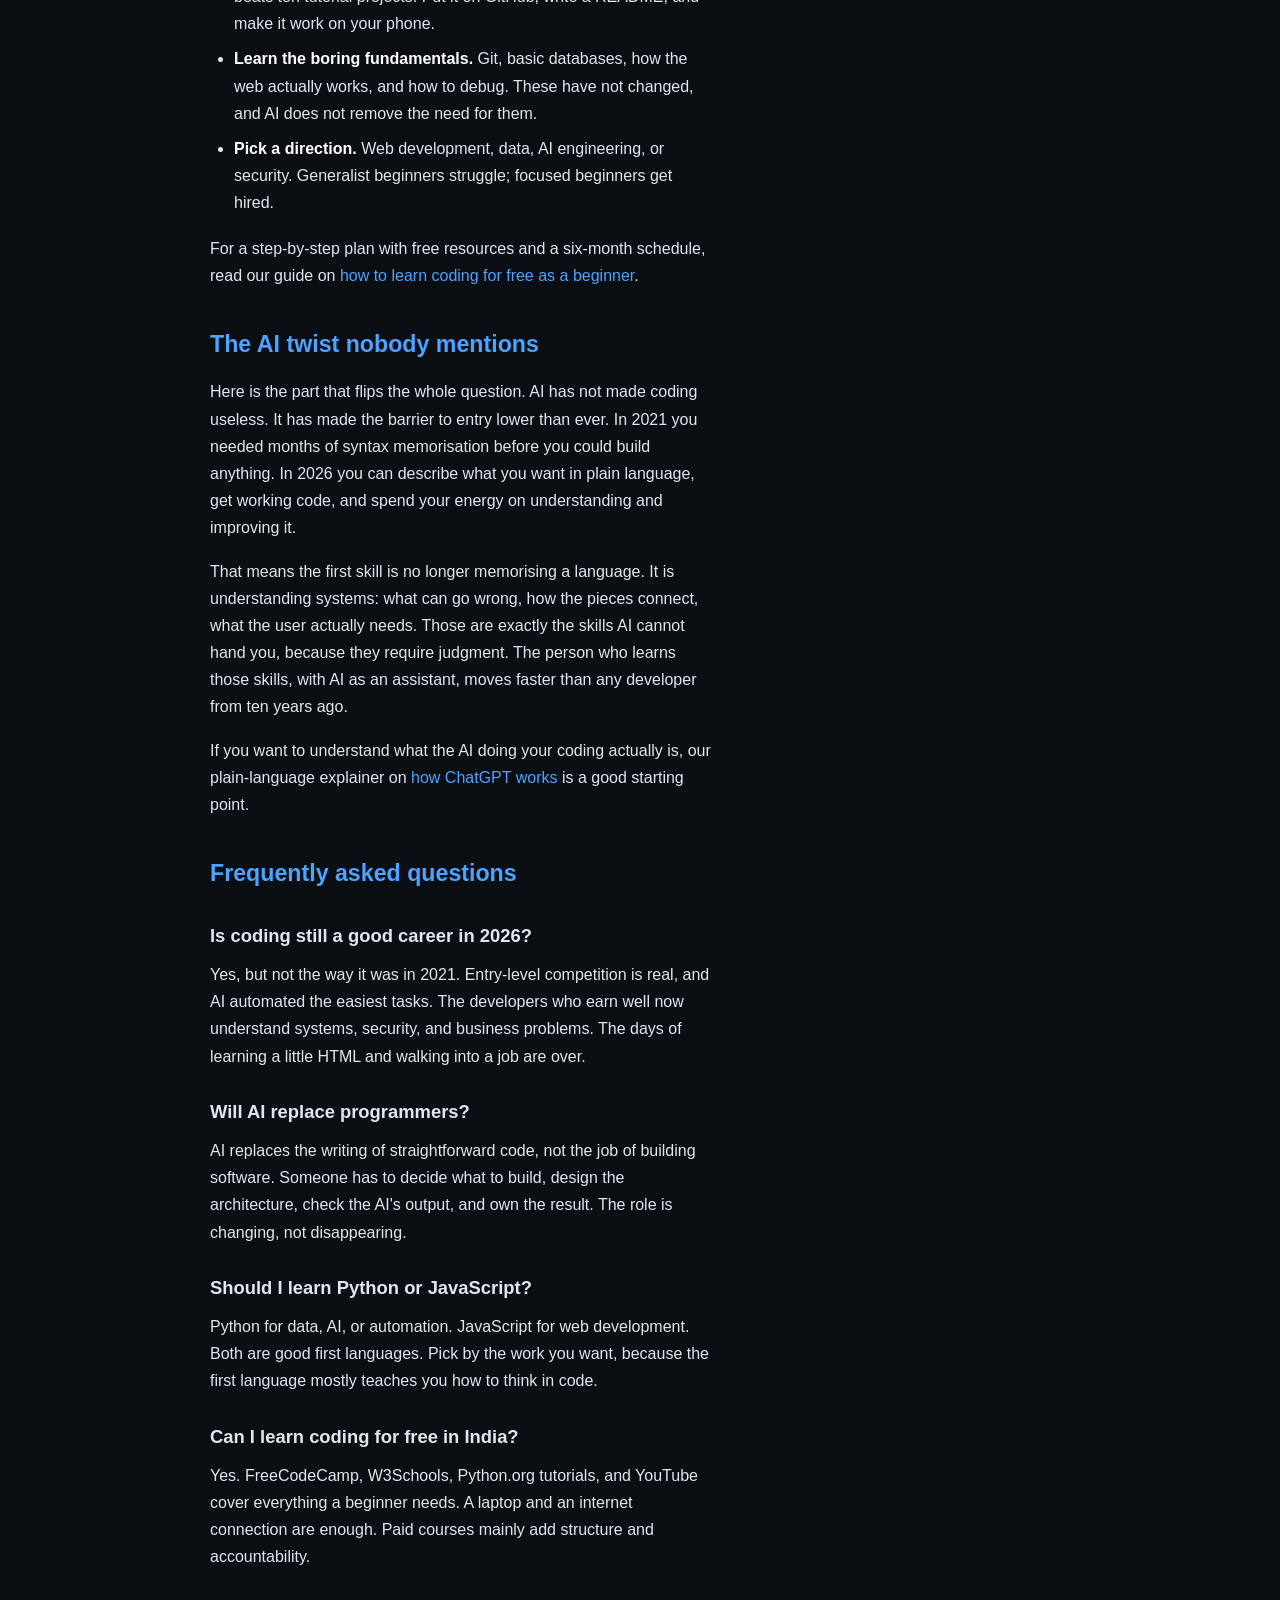
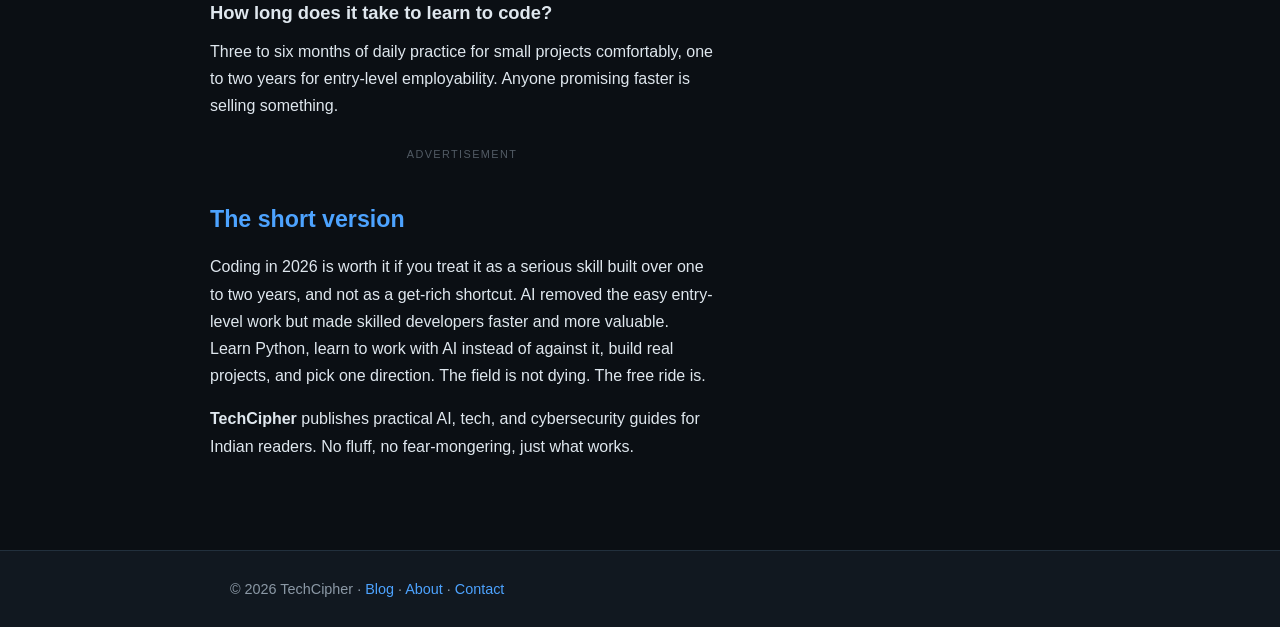
<file: is-it-worth-learning-to-code-in-2026.html>
<!DOCTYPE html>
<html lang="en">
<head>
  <meta charset="UTF-8">
  <meta name="viewport" content="width=device-width, initial-scale=1.0">
  <title>Is It Worth Learning to Code in 2026? An Honest Answer</title>
  <meta name="description" content="Coding in 2026: is it still worth learning when AI writes code? An honest look at the job market, salaries, what changed, and who should still learn.">
  <meta name="robots" content="index, follow">
  <link rel="canonical" href="https://techcipher.online/is-it-worth-learning-to-code-in-2026">
  <link rel="stylesheet" href="css/style.css">
  <meta property="og:type" content="article">
  <meta property="og:title" content="Is It Worth Learning to Code in 2026? An Honest Answer">
  <meta property="og:description" content="The job market, salaries, AI assistants, and who should still learn to code in 2026.">
  <meta property="og:url" content="https://techcipher.online/is-it-worth-learning-to-code-in-2026">
  <meta property="og:site_name" content="TechCipher">
  <script type="application/ld+json">
  {
    "@context": "https://schema.org",
    "@type": "Article",
    "headline": "Is It Worth Learning to Code in 2026? An Honest Answer",
    "description": "Coding in 2026: is it still worth learning when AI writes code? An honest look at the job market, salaries, what changed, and who should still learn.",
    "datePublished": "2026-08-16",
    "dateModified": "2026-08-16",
    "author": {"@type": "Organization", "name": "TechCipher"},
    "publisher": {"@type": "Organization", "name": "TechCipher", "url": "https://techcipher.online"},
    "mainEntityOfPage": "https://techcipher.online/is-it-worth-learning-to-code-in-2026"
  }
  </script>
  <script type="application/ld+json">
  {
    "@context": "https://schema.org",
    "@type": "FAQPage",
    "mainEntity": [
      {
        "@type": "Question",
        "name": "Is coding still a good career in 2026?",
        "acceptedAnswer": {"@type": "Answer", "text": "Yes, but not the way it was in 2021. Entry-level competition is real, and AI has automated the easiest tasks. Developers who understand systems, security, and business problems still earn well. The days of learning a little HTML and walking into a job are over."}
      },
      {
        "@type": "Question",
        "name": "Will AI replace programmers?",
        "acceptedAnswer": {"@type": "Answer", "text": "AI replaces the writing of straightforward code, not the job of building software. Someone still has to decide what to build, design the architecture, check the AI's output, fix what it gets wrong, and own the result. That someone is a developer, and the role is changing rather than disappearing."}
      },
      {
        "@type": "Question",
        "name": "Should I learn Python or JavaScript in 2026?",
        "acceptedAnswer": {"@type": "Answer", "text": "Python if you want data, AI, or automation work. JavaScript if you want web development. Both are good first languages. Pick based on the work you want, not which is easier, because the first language mostly teaches you how to think in code."}
      },
      {
        "@type": "Question",
        "name": "Can I learn coding for free in India?",
        "acceptedAnswer": {"@type": "Answer", "text": "Yes. FreeCodeCamp, W3Schools, Python.org tutorials, and YouTube courses cover everything a beginner needs. A laptop and internet connection are enough to start. Paid courses mainly add structure and accountability, which do matter for some people."}
      },
      {
        "@type": "Question",
        "name": "How long does it take to learn to code?",
        "acceptedAnswer": {"@type": "Answer", "text": "Expect three to six months of daily practice to build small projects comfortably, and one to two years to reach entry-level employability. Anyone promising faster results is selling something."}
      }
    ]
  }
  </script>
  <script src="https://pl31026321.profitableratecpmnetwork.com/cf/b0/57/cfb057c937e13e558a3a346789e8f77a.js"></script>
</head>
<body>
  <header class="site-header">
    <div class="container">
      <a href="/" class="logo">Tech<span>Cipher</span></a>
      <nav class="main-nav" aria-label="Main navigation">
        <a href="/">Home</a>
        <a href="/#ai">AI</a>
        <a href="/#cybersecurity">Cybersecurity</a>
        <a href="/#tech">Tech</a>
        <a href="/blog">Blog</a>
      </nav>
    </div>
  </header>

  <main class="container article-wrap layout-sidebar">
    <div class="article-main">
    <article>
      <header class="article-header">
        <span class="tag">Tech</span>
        <h1>Is It Worth Learning to Code in 2026? An Honest Answer</h1>
        <p class="byline">By TechCipher Team &middot; Updated August 16, 2026 &middot; 9 min read</p>
      </header>

      <div class="ad-slot ad-leader">
        <span class="ad-label">Advertisement</span>
        <script>
          atOptions = {
            'key' : 'c77112ce4333732f5644f7d13a031bd7',
            'format' : 'iframe',
            'height' : 90,
            'width' : 728,
            'params' : {}
          };
        </script>
        <script src="https://www.highrevenueformat.com/c77112ce4333732f5644f7d13a031bd7/invoke.js"></script>
      </div>



      <p>Every few months the same question shows up in every Indian tech forum: is coding still worth it? Usually it comes from a student who just watched a video about AI replacing programmers, or from someone in a non-tech job thinking about switching. The honest answer in 2026 is shorter than the question deserves: yes, for the right person, with the right expectations. No, if you were hoping that learning a language alone would hand you a job. This article explains both sides, with no hype and no doom.</p>

      <div class="ad-slot ad-rect">
        <span class="ad-label">Advertisement</span>
        <script>
          atOptions = {
            'key' : '62b9a2f8d2e92897d46502e4bdce031c',
            'format' : 'iframe',
            'height' : 250,
            'width' : 300,
            'params' : {}
          };
        </script>
        <script src="https://www.highrevenueformat.com/62b9a2f8d2e92897d46502e4bdce031c/invoke.js"></script>
      </div>


      <h2>What actually changed since 2021</h2>
      <p>During the pandemic boom, companies hired anyone who could write a for-loop. Bootcamp graduates got offers, and the internet filled with stories of people switching careers in six months. That era is over, and it was never going to last. The market corrected, junior openings shrank, and AI landed in the middle of it all.</p>
      <p>AI assistants like ChatGPT and GitHub Copilot genuinely changed the work. Repetitive coding tasks that took an hour now take five minutes with a good prompt. That is great for experienced developers and bad for the entry-level work that used to train juniors. If a task can be reduced to a prompt, companies assign it to a tool, not to a trainee.</p>
      <p>So the real change is not "AI will replace programmers". It is that the bottom rung of the ladder got shorter. The path into the industry changed, and the skills that used to be optional are now required.</p>

      <h2>The honest case for learning to code</h2>
      <p>Start with the strongest argument: code is still how software gets built, and software is not going anywhere. Someone must decide what to build, design how the pieces fit, verify that the AI's output actually works, and take responsibility when it does not. All of that is a developer's job, and AI has made those skills more valuable, not less.</p>
      <p>Then there is the compounding effect. Once you can code, you stop being limited to what software exists. You can automate your own work, build tools for your own problems, and understand the products that run your life. Even if you never become a professional developer, the ability to think in logic and build small things is a durable skill, the same way reading and writing are.</p>
      <p>In India specifically, software still pays well relative to most careers. Entry-level salaries in IT services companies are modest, but the ceiling is high, and remote work has opened global opportunities. The competition is real, yet the industry still hires tens of thousands of engineers a year. It is not a dying field. It is a field that stopped being easy.</p>

      <h2>The honest case against</h2>
      <p>Now the uncomfortable half. Learning to code in 2026 without a plan is a bad bet. There are three reasons.</p>
      <p>First, the entry level is crowded. Every engineering college in the country produces graduates, many with the same three certificates and the same to-do app in their portfolio. Standing out means going deeper than the crowd, and that takes months of focused work most people do not sustain.</p>
      <p>Second, AI made the easy 20 percent of coding free. Simple CRUD apps, basic websites, boilerplate, all of it can be generated. That was exactly the work juniors used to cut their teeth on, and the volume of it available for trainees has shrunk.</p>
      <p>Third, the money timeline changed. In 2021 you could reasonably expect a job within a year of starting. In 2026 a realistic expectation is one to two years of serious work, a portfolio of real projects, and possibly a degree or recognised certification before the first offer. Anyone who tells you otherwise is trying to sell you a course.</p>

      <h2>Who should still learn</h2>
      <p>Learn to code if you enjoy building things and solving puzzles, and you are willing to invest a year or two. The people who succeed in 2026 are not necessarily the smartest. They are the ones who build consistently, publish their work, and use AI as a force multiplier instead of resenting it.</p>
      <p>Learn to code if you already work in a field where automation helps. Accountants, marketers, analysts, and operations people who can script their own tools become dramatically more valuable in their current role, without needing to switch careers.</p>
      <p>Learn to code if you want cybersecurity. Most security work starts with understanding how software breaks, and that is impossible without understanding how it is built. Our guide to <a href="/how-to-become-ethical-hacker-in-india">becoming an ethical hacker in India</a> covers the path in detail, and it starts with programming fundamentals.</p>
      <p>Do not learn to code if your only reason is that the money sounds good and you want a shortcut. You will quit in month three, and you will have wasted the year either way.</p>

      <h2>What to learn if you start now</h2>
      <p>If you are starting fresh in 2026, the curriculum looks different from the old one:</p>
      <ul>
        <li><strong>Python first.</strong> It is the language of AI, data, and automation, and the easiest to read while you learn the fundamentals.</li>
        <li><strong>Learn to use AI tools well.</strong> Prompting, reading AI-generated code critically, and debugging it are now core skills, not shortcuts. The developer who cannot use AI is slower than the one who can.</li>
        <li><strong>Build real things.</strong> A deployed project that someone actually uses beats ten tutorial projects. Put it on GitHub, write a README, and make it work on your phone.</li>
        <li><strong>Learn the boring fundamentals.</strong> Git, basic databases, how the web actually works, and how to debug. These have not changed, and AI does not remove the need for them.</li>
        <li><strong>Pick a direction.</strong> Web development, data, AI engineering, or security. Generalist beginners struggle; focused beginners get hired.</li>
      </ul>
      <p>For a step-by-step plan with free resources and a six-month schedule, read our guide on <a href="/how-to-learn-coding-for-beginners-free">how to learn coding for free as a beginner</a>.</p>

      <h2>The AI twist nobody mentions</h2>
      <p>Here is the part that flips the whole question. AI has not made coding useless. It has made the barrier to entry lower than ever. In 2021 you needed months of syntax memorisation before you could build anything. In 2026 you can describe what you want in plain language, get working code, and spend your energy on understanding and improving it.</p>
      <p>That means the first skill is no longer memorising a language. It is understanding systems: what can go wrong, how the pieces connect, what the user actually needs. Those are exactly the skills AI cannot hand you, because they require judgment. The person who learns those skills, with AI as an assistant, moves faster than any developer from ten years ago.</p>
      <p>If you want to understand what the AI doing your coding actually is, our plain-language explainer on <a href="/how-does-chatgpt-work-in-simple-terms">how ChatGPT works</a> is a good starting point.</p>

      <h2>Frequently asked questions</h2>
      <h3>Is coding still a good career in 2026?</h3>
      <p>Yes, but not the way it was in 2021. Entry-level competition is real, and AI automated the easiest tasks. The developers who earn well now understand systems, security, and business problems. The days of learning a little HTML and walking into a job are over.</p>
      <h3>Will AI replace programmers?</h3>
      <p>AI replaces the writing of straightforward code, not the job of building software. Someone has to decide what to build, design the architecture, check the AI's output, and own the result. The role is changing, not disappearing.</p>
      <h3>Should I learn Python or JavaScript?</h3>
      <p>Python for data, AI, or automation. JavaScript for web development. Both are good first languages. Pick by the work you want, because the first language mostly teaches you how to think in code.</p>
      <h3>Can I learn coding for free in India?</h3>
      <p>Yes. FreeCodeCamp, W3Schools, Python.org tutorials, and YouTube cover everything a beginner needs. A laptop and an internet connection are enough. Paid courses mainly add structure and accountability.</p>
      <h3>How long does it take to learn to code?</h3>
      <p>Three to six months of daily practice for small projects comfortably, one to two years for entry-level employability. Anyone promising faster is selling something.</p>

            <div class="ad-slot ad-banner">
        <span class="ad-label">Advertisement</span>
        <script>
          atOptions = {
            'key' : '94caf29d0fa07590490e52b9b41b5c8f',
            'format' : 'iframe',
            'height' : 60,
            'width' : 468,
            'params' : {}
          };
        </script>
        <script src="https://www.highrevenueformat.com/94caf29d0fa07590490e52b9b41b5c8f/invoke.js"></script>
      </div>

<h2>The short version</h2>
      <p>Coding in 2026 is worth it if you treat it as a serious skill built over one to two years, and not as a get-rich shortcut. AI removed the easy entry-level work but made skilled developers faster and more valuable. Learn Python, learn to work with AI instead of against it, build real projects, and pick one direction. The field is not dying. The free ride is.</p>
    </article>

    <aside class="author-box">
      <p><strong>TechCipher</strong> publishes practical AI, tech, and cybersecurity guides for Indian readers. No fluff, no fear-mongering, just what works.</p>
    </aside>
    </div>

    <aside class="ad-sidebar">
      <div class="ad-slot ad-rect">
        <span class="ad-label">Advertisement</span>
        <script>
          atOptions = {
            'key' : '62b9a2f8d2e92897d46502e4bdce031c',
            'format' : 'iframe',
            'height' : 250,
            'width' : 300,
            'params' : {}
          };
        </script>
        <script src="https://www.highrevenueformat.com/62b9a2f8d2e92897d46502e4bdce031c/invoke.js"></script>
      </div>
      <div class="ad-slot ad-sky">
        <span class="ad-label">Advertisement</span>
        <script>
          atOptions = {
            'key' : '7512cd8a458440e5ccd2930ae886fdfc',
            'format' : 'iframe',
            'height' : 600,
            'width' : 160,
            'params' : {}
          };
        </script>
        <script src="https://www.highrevenueformat.com/7512cd8a458440e5ccd2930ae886fdfc/invoke.js"></script>
      </div>
    </aside>
  </main>

  <footer class="site-footer">
    <div class="container">
      <p>&copy; 2026 TechCipher &middot; <a href="/blog">Blog</a> &middot; <a href="/about">About</a> &middot; <a href="/contact">Contact</a></p>
    </div>
  </footer>
</body>
</html>
</file>
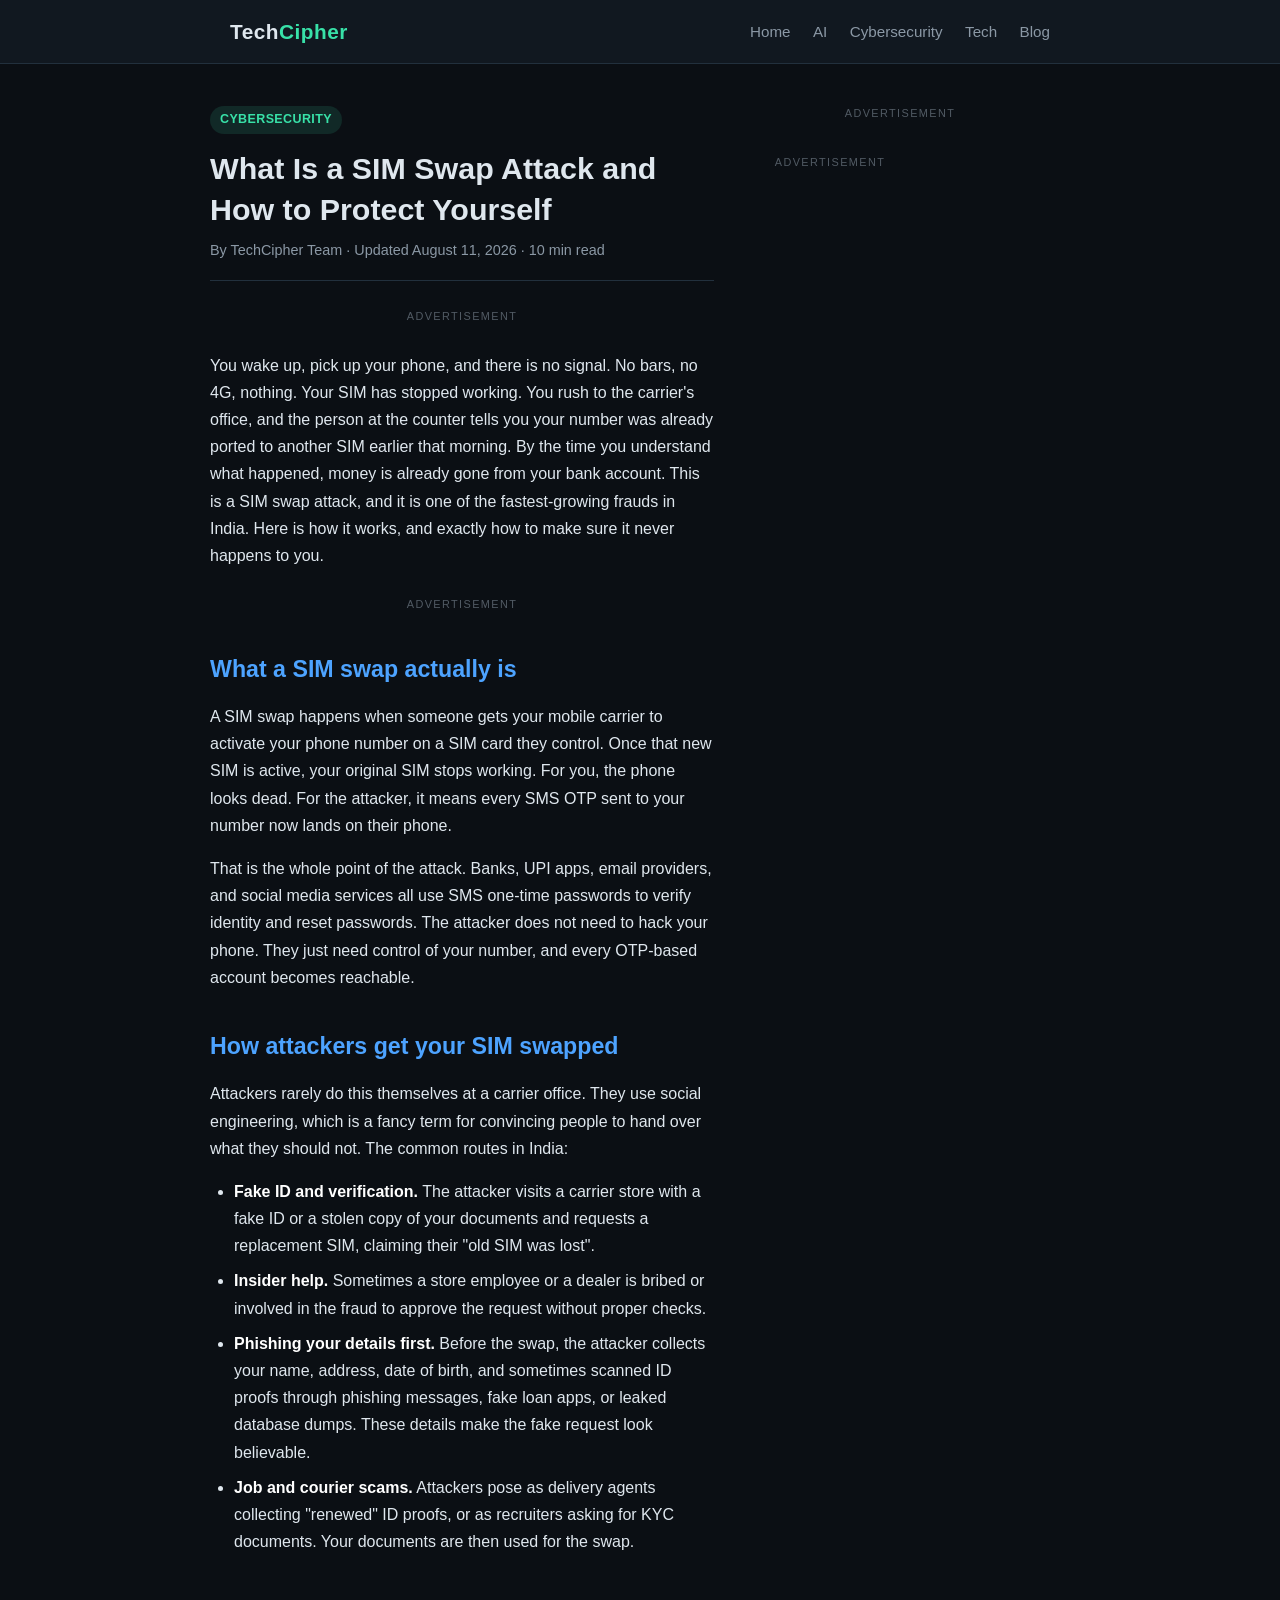
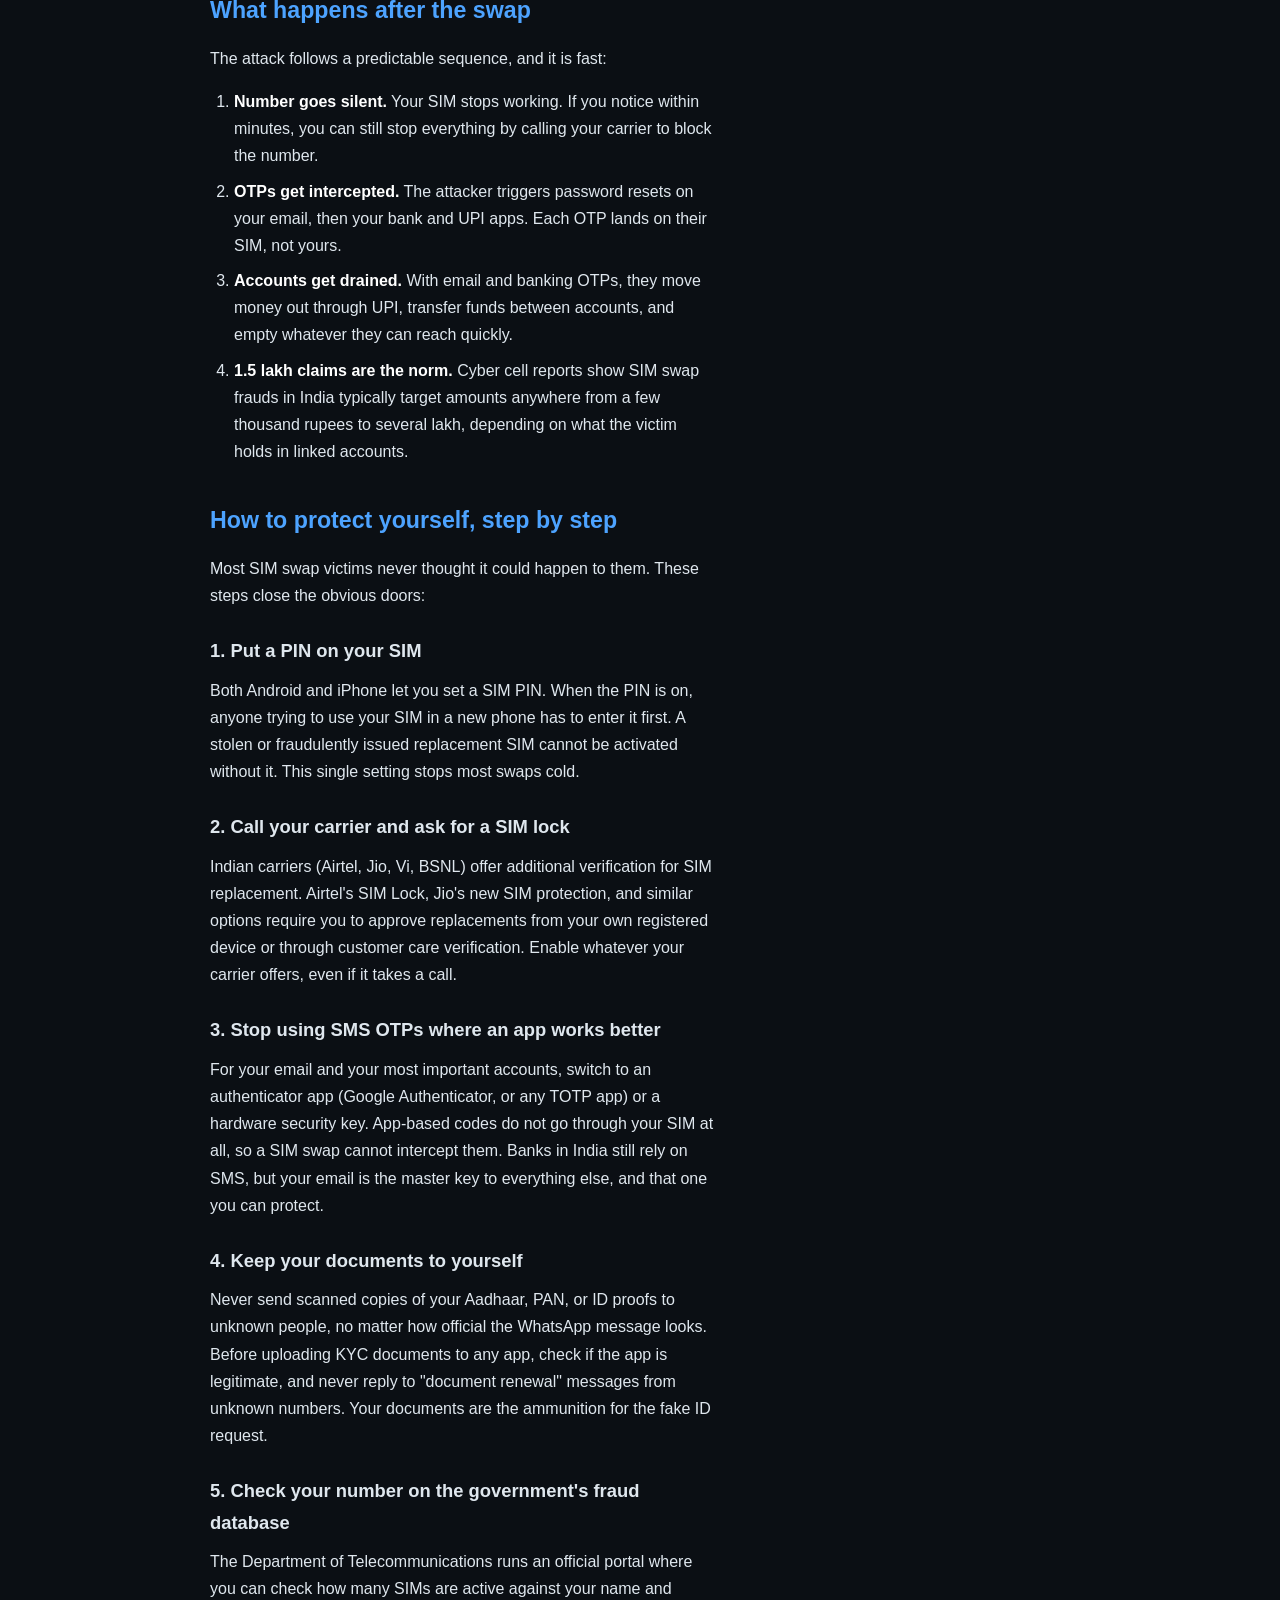
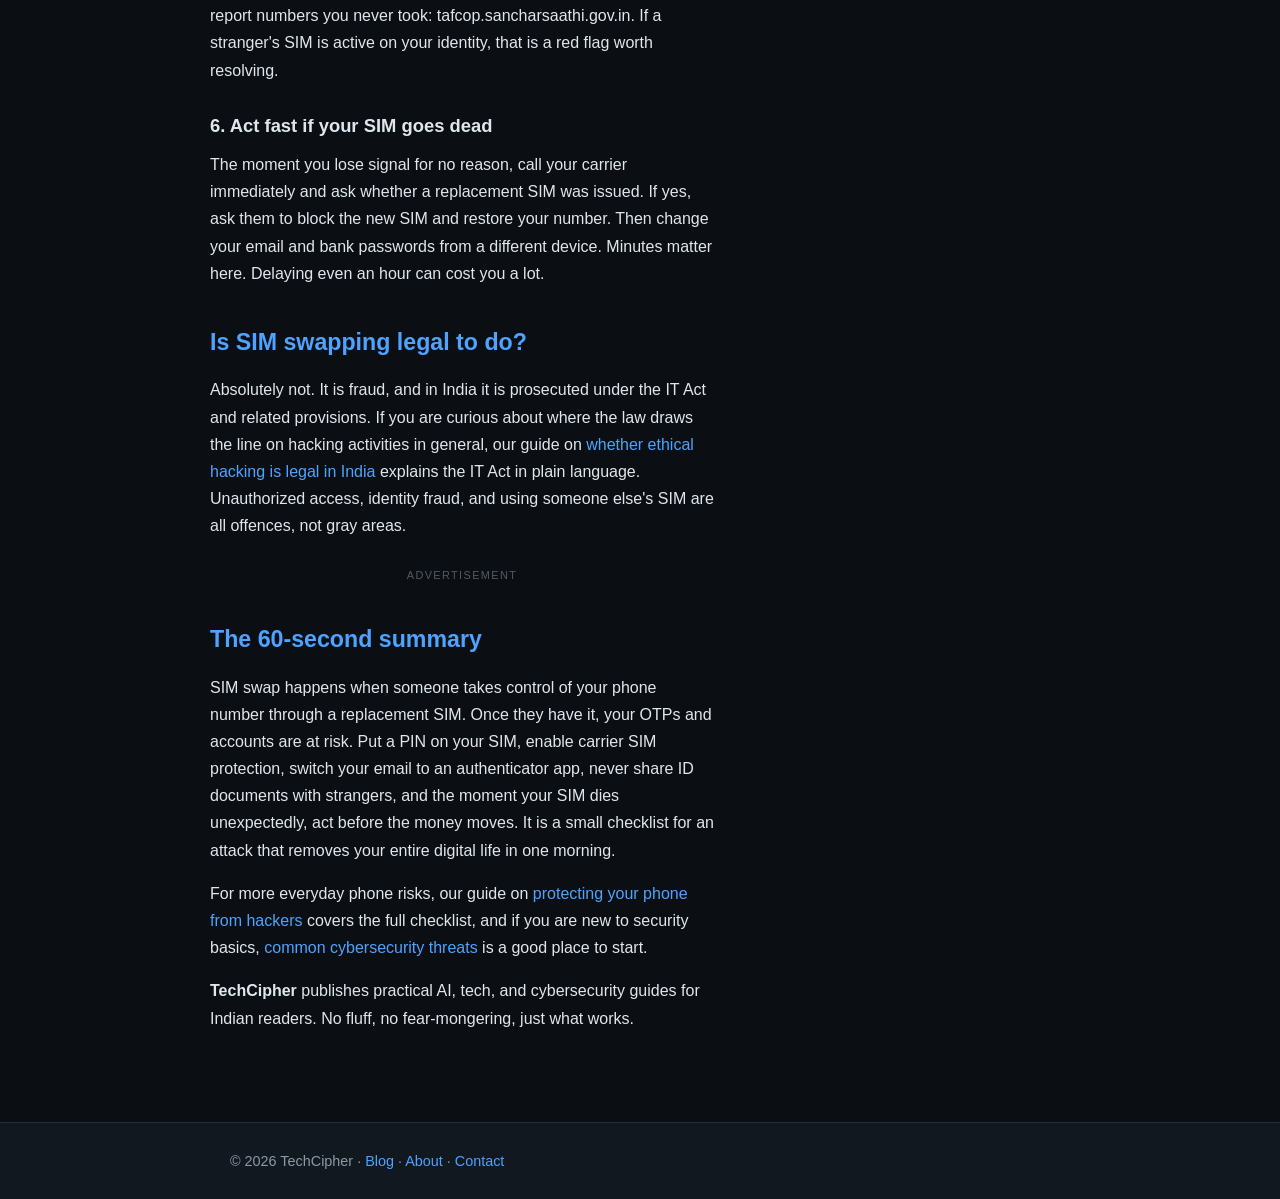
<file: what-is-sim-swap-attack.html>
<!DOCTYPE html>
<html lang="en">
<head>
  <meta charset="UTF-8">
  <meta name="viewport" content="width=device-width, initial-scale=1.0">
  <title>What Is a SIM Swap Attack and How to Protect Yourself</title>
  <meta name="description" content="SIM swap attacks in India: how hackers take over your number, how they drain bank accounts, and the exact steps to lock down your SIM today.">
  <meta name="robots" content="index, follow">
  <link rel="canonical" href="https://techcipher.online/what-is-sim-swap-attack">
  <link rel="stylesheet" href="css/style.css">
  <meta property="og:type" content="article">
  <meta property="og:title" content="What Is a SIM Swap Attack and How to Protect Yourself">
  <meta property="og:description" content="How hackers take over your number, drain accounts, and how to lock down your SIM.">
  <meta property="og:url" content="https://techcipher.online/what-is-sim-swap-attack">
  <meta property="og:site_name" content="TechCipher">
  <script type="application/ld+json">
  {
    "@context": "https://schema.org",
    "@type": "Article",
    "headline": "What Is a SIM Swap Attack and How to Protect Yourself",
    "description": "SIM swap attacks in India: how hackers take over your number, how they drain bank accounts, and the exact steps to lock down your SIM.",
    "datePublished": "2026-08-11",
    "dateModified": "2026-08-11",
    "author": {"@type": "Organization", "name": "TechCipher"},
    "publisher": {"@type": "Organization", "name": "TechCipher", "url": "https://techcipher.online"},
    "mainEntityOfPage": "https://techcipher.online/what-is-sim-swap-attack"
  }
  </script>
  <script src="https://pl31026321.profitableratecpmnetwork.com/cf/b0/57/cfb057c937e13e558a3a346789e8f77a.js"></script>
</head>
<body>
  <header class="site-header">
    <div class="container">
      <a href="/" class="logo">Tech<span>Cipher</span></a>
      <nav class="main-nav" aria-label="Main navigation">
        <a href="/">Home</a>
        <a href="/#ai">AI</a>
        <a href="/#cybersecurity">Cybersecurity</a>
        <a href="/#tech">Tech</a>
        <a href="/blog">Blog</a>
      </nav>
    </div>
  </header>

  <main class="container article-wrap layout-sidebar">
    <div class="article-main">
    <article>
      <header class="article-header">
        <span class="tag">Cybersecurity</span>
        <h1>What Is a SIM Swap Attack and How to Protect Yourself</h1>
        <p class="byline">By TechCipher Team &middot; Updated August 11, 2026 &middot; 10 min read</p>
      </header>

      <div class="ad-slot ad-leader">
        <span class="ad-label">Advertisement</span>
        <script>
          atOptions = {
            'key' : 'c77112ce4333732f5644f7d13a031bd7',
            'format' : 'iframe',
            'height' : 90,
            'width' : 728,
            'params' : {}
          };
        </script>
        <script src="https://www.highrevenueformat.com/c77112ce4333732f5644f7d13a031bd7/invoke.js"></script>
      </div>



      <p>You wake up, pick up your phone, and there is no signal. No bars, no 4G, nothing. Your SIM has stopped working. You rush to the carrier's office, and the person at the counter tells you your number was already ported to another SIM earlier that morning. By the time you understand what happened, money is already gone from your bank account. This is a SIM swap attack, and it is one of the fastest-growing frauds in India. Here is how it works, and exactly how to make sure it never happens to you.</p>

      <div class="ad-slot ad-rect">
        <span class="ad-label">Advertisement</span>
        <script>
          atOptions = {
            'key' : '62b9a2f8d2e92897d46502e4bdce031c',
            'format' : 'iframe',
            'height' : 250,
            'width' : 300,
            'params' : {}
          };
        </script>
        <script src="https://www.highrevenueformat.com/62b9a2f8d2e92897d46502e4bdce031c/invoke.js"></script>
      </div>


      <h2>What a SIM swap actually is</h2>
      <p>A SIM swap happens when someone gets your mobile carrier to activate your phone number on a SIM card they control. Once that new SIM is active, your original SIM stops working. For you, the phone looks dead. For the attacker, it means every SMS OTP sent to your number now lands on their phone.</p>
      <p>That is the whole point of the attack. Banks, UPI apps, email providers, and social media services all use SMS one-time passwords to verify identity and reset passwords. The attacker does not need to hack your phone. They just need control of your number, and every OTP-based account becomes reachable.</p>

      <h2>How attackers get your SIM swapped</h2>
      <p>Attackers rarely do this themselves at a carrier office. They use social engineering, which is a fancy term for convincing people to hand over what they should not. The common routes in India:</p>
      <ul>
        <li><strong>Fake ID and verification.</strong> The attacker visits a carrier store with a fake ID or a stolen copy of your documents and requests a replacement SIM, claiming their "old SIM was lost".</li>
        <li><strong>Insider help.</strong> Sometimes a store employee or a dealer is bribed or involved in the fraud to approve the request without proper checks.</li>
        <li><strong>Phishing your details first.</strong> Before the swap, the attacker collects your name, address, date of birth, and sometimes scanned ID proofs through phishing messages, fake loan apps, or leaked database dumps. These details make the fake request look believable.</li>
        <li><strong>Job and courier scams.</strong> Attackers pose as delivery agents collecting "renewed" ID proofs, or as recruiters asking for KYC documents. Your documents are then used for the swap.</li>
      </ul>

      <h2>What happens after the swap</h2>
      <p>The attack follows a predictable sequence, and it is fast:</p>
      <ol>
        <li><strong>Number goes silent.</strong> Your SIM stops working. If you notice within minutes, you can still stop everything by calling your carrier to block the number.</li>
        <li><strong>OTPs get intercepted.</strong> The attacker triggers password resets on your email, then your bank and UPI apps. Each OTP lands on their SIM, not yours.</li>
        <li><strong>Accounts get drained.</strong> With email and banking OTPs, they move money out through UPI, transfer funds between accounts, and empty whatever they can reach quickly.</li>
        <li><strong>1.5 lakh claims are the norm.</strong> Cyber cell reports show SIM swap frauds in India typically target amounts anywhere from a few thousand rupees to several lakh, depending on what the victim holds in linked accounts.</li>
      </ol>

      <h2>How to protect yourself, step by step</h2>
      <p>Most SIM swap victims never thought it could happen to them. These steps close the obvious doors:</p>

      <h3>1. Put a PIN on your SIM</h3>
      <p>Both Android and iPhone let you set a SIM PIN. When the PIN is on, anyone trying to use your SIM in a new phone has to enter it first. A stolen or fraudulently issued replacement SIM cannot be activated without it. This single setting stops most swaps cold.</p>

      <h3>2. Call your carrier and ask for a SIM lock</h3>
      <p>Indian carriers (Airtel, Jio, Vi, BSNL) offer additional verification for SIM replacement. Airtel's SIM Lock, Jio's new SIM protection, and similar options require you to approve replacements from your own registered device or through customer care verification. Enable whatever your carrier offers, even if it takes a call.</p>

      <h3>3. Stop using SMS OTPs where an app works better</h3>
      <p>For your email and your most important accounts, switch to an authenticator app (Google Authenticator, or any TOTP app) or a hardware security key. App-based codes do not go through your SIM at all, so a SIM swap cannot intercept them. Banks in India still rely on SMS, but your email is the master key to everything else, and that one you can protect.</p>

      <h3>4. Keep your documents to yourself</h3>
      <p>Never send scanned copies of your Aadhaar, PAN, or ID proofs to unknown people, no matter how official the WhatsApp message looks. Before uploading KYC documents to any app, check if the app is legitimate, and never reply to "document renewal" messages from unknown numbers. Your documents are the ammunition for the fake ID request.</p>

      <h3>5. Check your number on the government's fraud database</h3>
      <p>The Department of Telecommunications runs an official portal where you can check how many SIMs are active against your name and report numbers you never took: tafcop.sancharsaathi.gov.in. If a stranger's SIM is active on your identity, that is a red flag worth resolving.</p>

      <h3>6. Act fast if your SIM goes dead</h3>
      <p>The moment you lose signal for no reason, call your carrier immediately and ask whether a replacement SIM was issued. If yes, ask them to block the new SIM and restore your number. Then change your email and bank passwords from a different device. Minutes matter here. Delaying even an hour can cost you a lot.</p>

      <h2>Is SIM swapping legal to do?</h2>
      <p>Absolutely not. It is fraud, and in India it is prosecuted under the IT Act and related provisions. If you are curious about where the law draws the line on hacking activities in general, our guide on <a href="/is-ethical-hacking-legal-in-india">whether ethical hacking is legal in India</a> explains the IT Act in plain language. Unauthorized access, identity fraud, and using someone else's SIM are all offences, not gray areas.</p>

            <div class="ad-slot ad-banner">
        <span class="ad-label">Advertisement</span>
        <script>
          atOptions = {
            'key' : '94caf29d0fa07590490e52b9b41b5c8f',
            'format' : 'iframe',
            'height' : 60,
            'width' : 468,
            'params' : {}
          };
        </script>
        <script src="https://www.highrevenueformat.com/94caf29d0fa07590490e52b9b41b5c8f/invoke.js"></script>
      </div>

<h2>The 60-second summary</h2>
      <p>SIM swap happens when someone takes control of your phone number through a replacement SIM. Once they have it, your OTPs and accounts are at risk. Put a PIN on your SIM, enable carrier SIM protection, switch your email to an authenticator app, never share ID documents with strangers, and the moment your SIM dies unexpectedly, act before the money moves. It is a small checklist for an attack that removes your entire digital life in one morning.</p>
      <p>For more everyday phone risks, our guide on <a href="/how-to-protect-phone-from-hackers">protecting your phone from hackers</a> covers the full checklist, and if you are new to security basics, <a href="/common-cybersecurity-threats-and-how-to-avoid-them">common cybersecurity threats</a> is a good place to start.</p>
    </article>

    <aside class="author-box">
      <p><strong>TechCipher</strong> publishes practical AI, tech, and cybersecurity guides for Indian readers. No fluff, no fear-mongering, just what works.</p>
    </aside>
    </div>

    <aside class="ad-sidebar">
      <div class="ad-slot ad-rect">
        <span class="ad-label">Advertisement</span>
        <script>
          atOptions = {
            'key' : '62b9a2f8d2e92897d46502e4bdce031c',
            'format' : 'iframe',
            'height' : 250,
            'width' : 300,
            'params' : {}
          };
        </script>
        <script src="https://www.highrevenueformat.com/62b9a2f8d2e92897d46502e4bdce031c/invoke.js"></script>
      </div>
      <div class="ad-slot ad-sky">
        <span class="ad-label">Advertisement</span>
        <script>
          atOptions = {
            'key' : '7512cd8a458440e5ccd2930ae886fdfc',
            'format' : 'iframe',
            'height' : 600,
            'width' : 160,
            'params' : {}
          };
        </script>
        <script src="https://www.highrevenueformat.com/7512cd8a458440e5ccd2930ae886fdfc/invoke.js"></script>
      </div>
    </aside>
  </main>

  <footer class="site-footer">
    <div class="container">
      <p>&copy; 2026 TechCipher &middot; <a href="/blog">Blog</a> &middot; <a href="/about">About</a> &middot; <a href="/contact">Contact</a></p>
    </div>
  </footer>
</body>
</html>
</file>
<file: css/style.css>
* { margin: 0; padding: 0; box-sizing: border-box; }

:root {
  --bg: #0b0f14;
  --bg-soft: #111820;
  --card: #151e28;
  --text: #dfe7ee;
  --muted: #8b98a5;
  --accent: #38e1a8;
  --accent-2: #4da3ff;
  --border: #22303d;
}

html { scroll-behavior: smooth; }

body {
  font-family: "Segoe UI", "Helvetica Neue", Arial, sans-serif;
  background: var(--bg);
  color: var(--text);
  line-height: 1.7;
}

.container { max-width: 860px; margin: 0 auto; padding: 0 20px; }

a { color: var(--accent-2); text-decoration: none; }
a:hover { text-decoration: underline; }

/* Header */
.site-header {
  border-bottom: 1px solid var(--border);
  background: var(--bg-soft);
  position: sticky; top: 0; z-index: 10;
}
.site-header .container { display: flex; align-items: center; justify-content: space-between; padding: 14px 20px; }
.logo { font-size: 1.3rem; font-weight: 800; color: var(--text); letter-spacing: .5px; }
.logo span { color: var(--accent); }
.main-nav a { margin-left: 18px; color: var(--muted); font-size: .95rem; }
.main-nav a:hover { color: var(--accent); }

/* Hero */
.hero { padding: 70px 0 50px; text-align: center; }
.hero h1 { font-size: 2.1rem; line-height: 1.3; max-width: 700px; margin: 0 auto 16px; }
.lead { color: var(--muted); font-size: 1.1rem; max-width: 620px; margin: 0 auto 24px; }
.btn {
  display: inline-block; background: var(--accent); color: #06120d;
  padding: 12px 28px; border-radius: 6px; font-weight: 700;
}
.btn:hover { text-decoration: none; background: #4ff0b6; }

/* Sections */
.featured, .categories { padding: 30px 20px; }
.featured h2, .categories h2 { font-size: 1.5rem; margin-bottom: 18px; border-bottom: 1px solid var(--border); padding-bottom: 10px; }
.categories p { color: var(--muted); margin-bottom: 24px; }

.card {
  background: var(--card); border: 1px solid var(--border); border-radius: 10px;
  padding: 24px; margin-bottom: 20px;
}
.card h3 { margin: 10px 0 8px; font-size: 1.25rem; }
.card h3 a { color: var(--text); }
.card h3 a:hover { color: var(--accent); }
.card p { color: var(--muted); }

.tag {
  display: inline-block; background: rgba(56,225,168,.12); color: var(--accent);
  font-size: .78rem; font-weight: 700; padding: 3px 10px; border-radius: 20px;
  text-transform: uppercase; letter-spacing: .4px;
}

/* Article */
.article-wrap { padding: 40px 0; }
.article-header h1 { font-size: 1.9rem; line-height: 1.35; margin: 14px 0 8px; }
.byline { color: var(--muted); font-size: .9rem; margin-bottom: 26px; border-bottom: 1px solid var(--border); padding-bottom: 18px; }
article h2 { font-size: 1.45rem; margin: 36px 0 14px; color: var(--accent-2); }
article h3 { font-size: 1.15rem; margin: 26px 0 10px; }
article p { margin-bottom: 16px; }
article ul, article ol { margin: 0 0 18px 24px; }
article li { margin-bottom: 8px; }
article strong { color: #fff; }

article table { width: 100%; border-collapse: collapse; margin: 18px 0; font-size: .95rem; }
article th { background: var(--card); text-align: left; padding: 10px 12px; border: 1px solid var(--border); }
article td { padding: 10px 12px; border: 1px solid var(--border); vertical-align: top; }

.article-end {
  border-top: 1px solid var(--border); border-left: 3px solid var(--accent);
  padding: 14px 16px; margin-top: 30px; color: var(--muted); background: var(--bg-soft);
}
.related { margin-top: 40px; background: var(--bg-soft); border: 1px solid var(--border); border-radius: 10px; padding: 22px; }
.related h3 { margin-bottom: 8px; color: var(--accent); }

/* Footer */
.site-footer { border-top: 1px solid var(--border); margin-top: 50px; padding: 26px 0; background: var(--bg-soft); }
.site-footer .container { display: flex; justify-content: space-between; align-items: center; flex-wrap: wrap; gap: 10px; }
.site-footer p { color: var(--muted); font-size: .9rem; }
.site-footer nav a { margin-left: 14px; color: var(--muted); font-size: .9rem; }

/* ===== Ad slots ===== */
.ad-slot { margin: 26px auto; text-align: center; }
.ad-label { display: block; font-size: .68rem; letter-spacing: 1.4px; text-transform: uppercase; color: var(--muted); opacity: .55; margin-bottom: 6px; }
.ad-slot iframe { max-width: 100%; }
.ad-leader { max-width: 728px; }
.ad-rect { max-width: 300px; }
.ad-banner { max-width: 468px; }
.ad-mobile { max-width: 320px; }
.ad-sky { max-width: 160px; }
.ad-native { max-width: 100%; }

/* Article + sidebar layout */
.article-main { min-width: 0; }
.ad-sidebar { margin-top: 26px; }
.ad-sidebar .ad-slot { margin: 0 0 30px; }
@media (min-width: 1000px) {
  .article-wrap.layout-sidebar { display: grid; grid-template-columns: minmax(0, 1fr) 320px; gap: 36px; align-items: start; }
  .ad-sidebar { position: sticky; top: 84px; margin-top: 0; }
}

@media (max-width: 600px) {
  .hero h1 { font-size: 1.6rem; }
  .article-header h1 { font-size: 1.5rem; }
  .main-nav a { margin-left: 10px; font-size: .85rem; }
}
</file>
